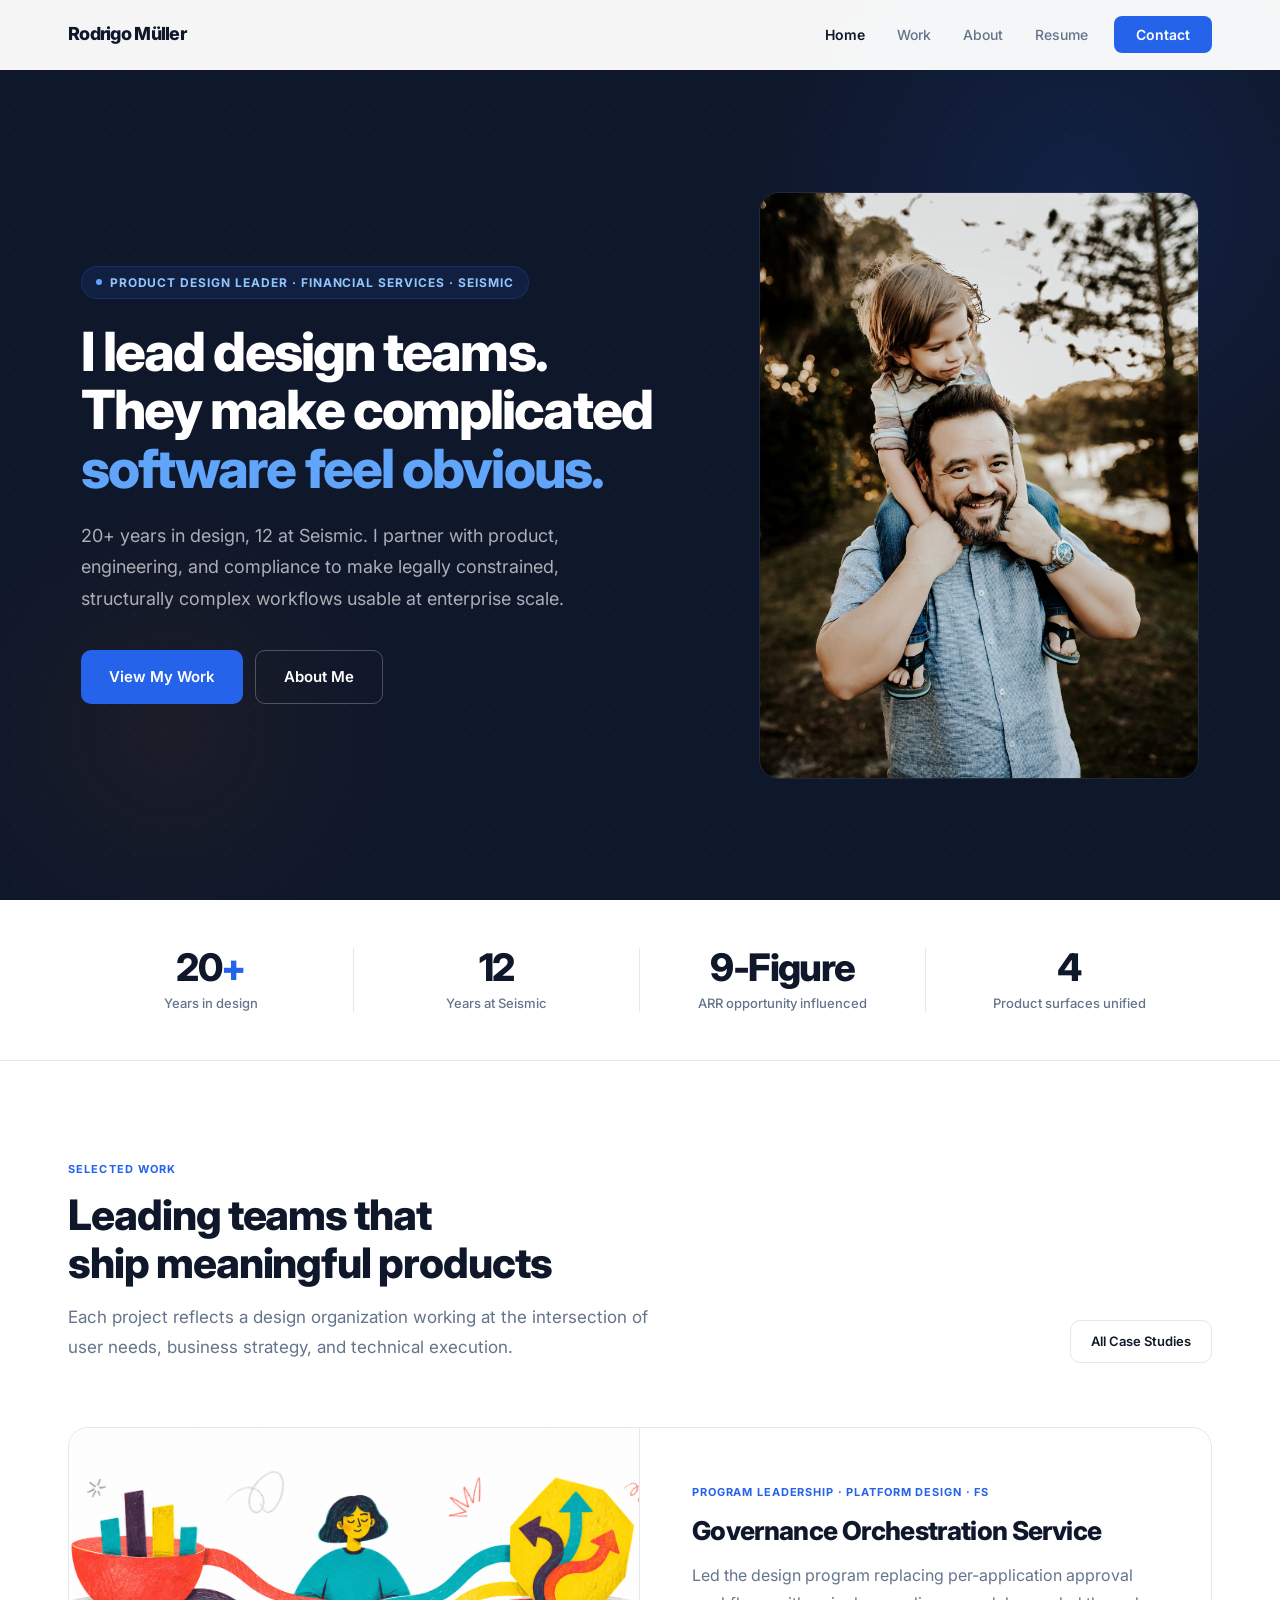
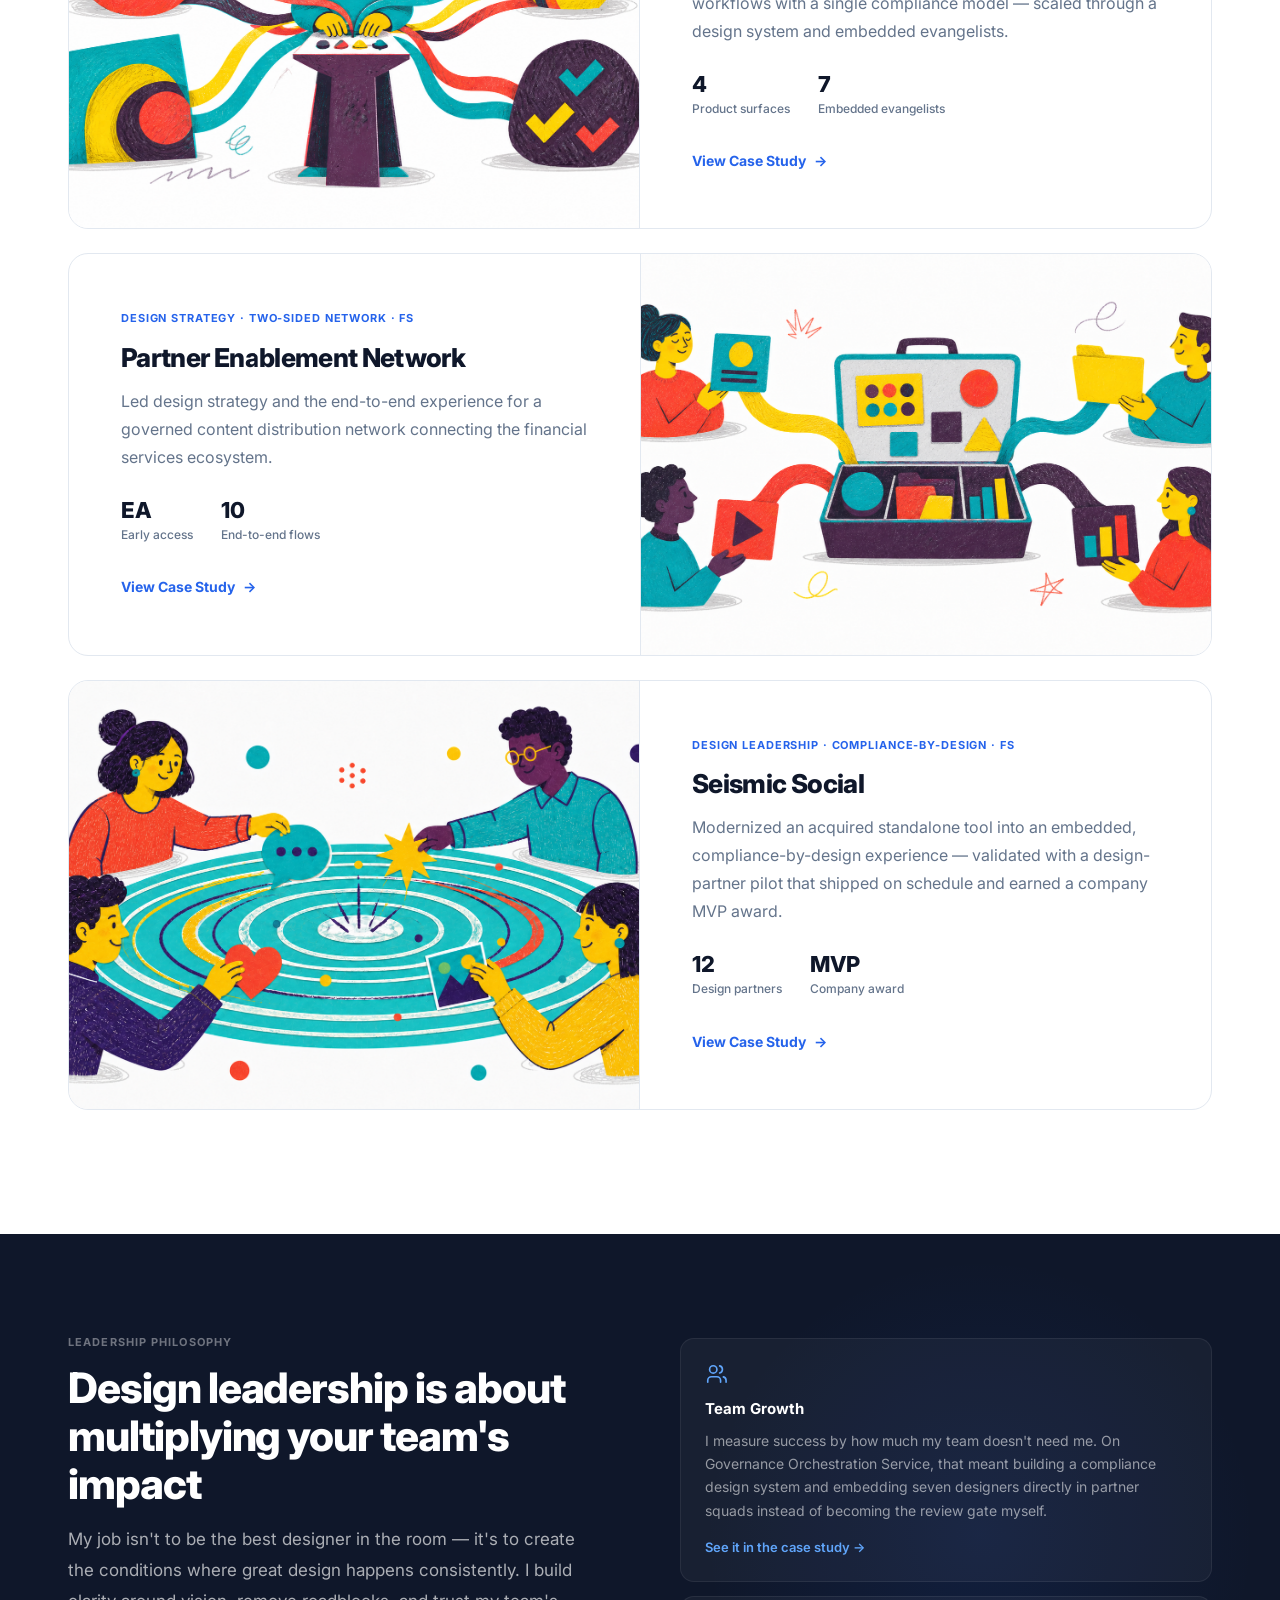
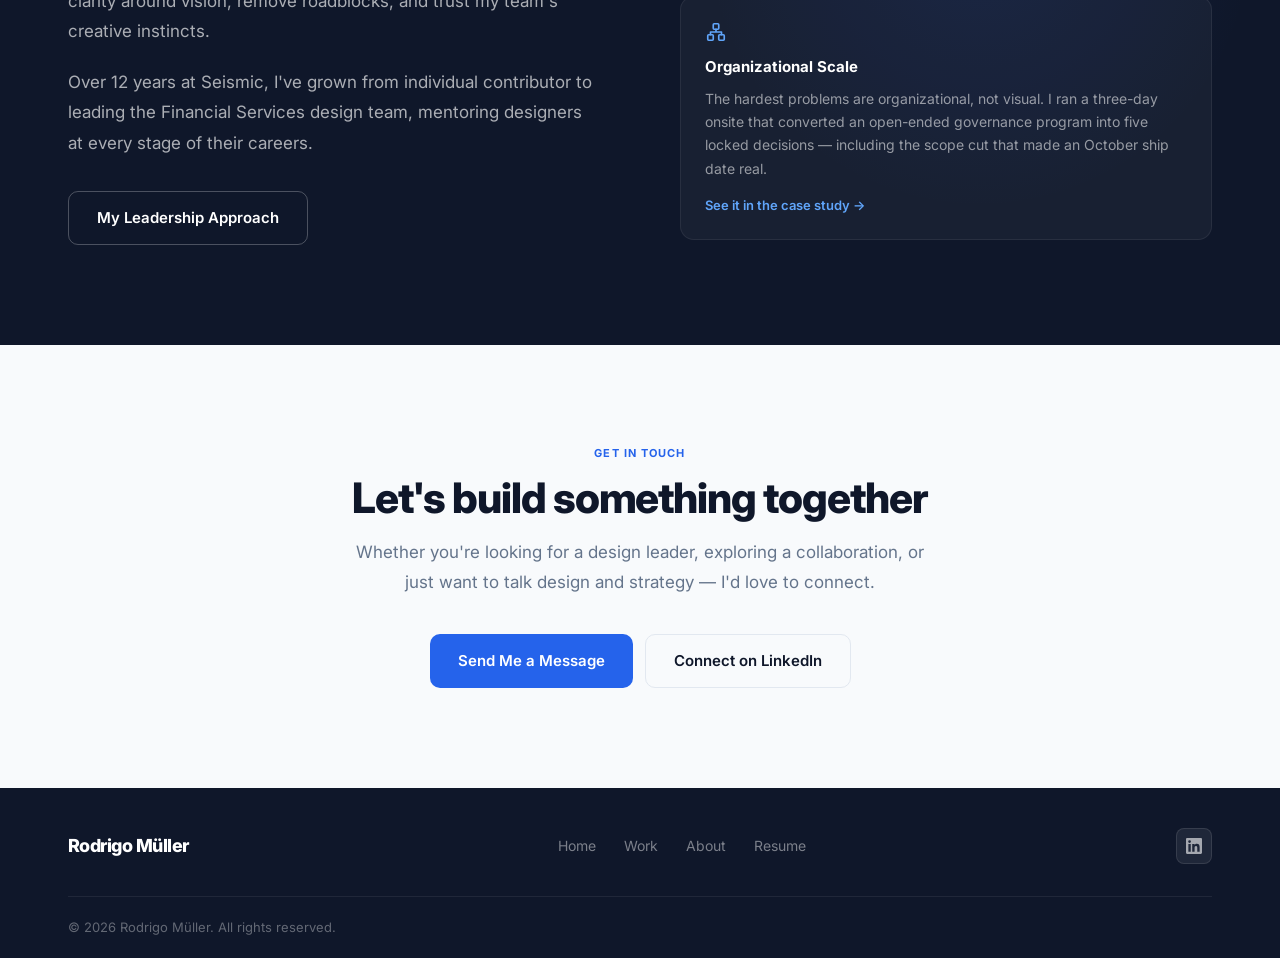
<file: index.html>
<!DOCTYPE html>
<html lang="en">
<head>
  <meta charset="UTF-8" />
  <meta name="viewport" content="width=device-width, initial-scale=1.0" />
  <title>Rodrigo Müller — Product Design Leader</title>
  <meta name="description" content="Product design leader in Financial Services at Seismic. 20+ years building design teams and enterprise-scale, regulated products." />
  <meta name="robots" content="noindex, nofollow" />
  <link rel="stylesheet" href="css/style.css" />
</head>
<body>

  <!-- ===================== NAVIGATION ===================== -->
  <nav class="nav" id="nav">
    <div class="container">
      <a href="index.html" class="nav-logo">Rodrigo Müller</a>
      <ul class="nav-links" id="navLinks">
        <li><a href="index.html" class="nav-link" data-page="index.html">Home</a></li>
        <li><a href="case-studies.html" class="nav-link" data-page="case-studies.html">Work</a></li>
        <li><a href="about.html" class="nav-link" data-page="about.html">About</a></li>
        <li><a href="resume.html" class="nav-link" data-page="resume.html">Resume</a></li>
        <li><a href="mailto:rocomu8@gmail.com" class="nav-cta">Contact</a></li>
      </ul>
      <button class="nav-mobile-toggle" id="navToggle" aria-label="Toggle menu" aria-expanded="false">
        <span></span><span></span><span></span>
      </button>
    </div>
  </nav>

  <!-- ===================== HERO ===================== -->
  <section class="hero">
    <div class="container">
      <div class="hero-content">
        <div class="hero-badge">
          <span class="hero-badge-dot"></span>
          Product Design Leader · Financial Services · Seismic
        </div>
        <h1 class="hero-headline">
          I lead design teams.<br>
          They make complicated<br>
          <em>software feel obvious.</em>
        </h1>
        <p class="hero-description">
          20+ years in design, 12 at Seismic. I partner with product, engineering, and
          compliance to make legally constrained, structurally complex workflows usable
          at enterprise scale.
        </p>
        <div class="hero-cta">
          <a href="case-studies.html" class="btn btn-primary">View My Work</a>
          <a href="about.html" class="btn btn-ghost">About Me</a>
        </div>
      </div>
      <div class="hero-image-wrap">
        <img src="assets/img/rodrigo-hero.jpg" alt="Rodrigo Müller" />
      </div>
    </div>
  </section>

  <!-- ===================== STATS BAR ===================== -->
  <div class="stats-bar fade-up">
    <div class="container stagger">
      <div class="stat-item">
        <div class="stat-number">20<span>+</span></div>
        <div class="stat-label">Years in design</div>
      </div>
      <div class="stat-item">
        <div class="stat-number">12</div>
        <div class="stat-label">Years at Seismic</div>
      </div>
      <div class="stat-item">
        <div class="stat-number">9-Figure</div>
        <div class="stat-label">ARR opportunity influenced</div>
      </div>
      <div class="stat-item">
        <div class="stat-number">4</div>
        <div class="stat-label">Product surfaces unified</div>
      </div>
    </div>
  </div>

  <!-- ===================== FEATURED WORK ===================== -->
  <section class="featured-work">
    <div class="container">
      <div class="section-header fade-up">
        <div class="section-header-left">
          <span class="section-label">Selected Work</span>
          <h2 class="section-title">Leading teams that<br>ship meaningful products</h2>
          <p class="section-subtitle">
            Each project reflects a design organization working at the intersection of user
            needs, business strategy, and technical execution.
          </p>
        </div>
        <a href="case-studies.html" class="btn btn-outline btn-sm">All Case Studies</a>
      </div>

      <!-- Case Study 1: Governance Orchestration Service -->
      <div class="case-card fade-up">
        <div class="case-card-image">
          <img src="assets/img/GOS-thumbnail.png" alt="Governance Orchestration Service" />
        </div>
        <div class="case-card-content">
          <span class="case-tag">Program Leadership · Platform Design · FS</span>
          <h3 class="case-card-title">Governance Orchestration Service</h3>
          <p class="case-card-desc">
            Led the design program replacing per-application approval workflows with a single
            compliance model — scaled through a design system and embedded evangelists.
          </p>
          <div class="case-card-metrics">
            <div>
              <div class="case-metric-value">4</div>
              <div class="case-metric-label">Product surfaces</div>
            </div>
            <div>
              <div class="case-metric-value">7</div>
              <div class="case-metric-label">Embedded evangelists</div>
            </div>
          </div>
          <a href="governance-orchestration-service.html" class="case-link">View Case Study</a>
        </div>
      </div>

      <!-- Case Study 2: Partner Enablement Network -->
      <div class="case-card reverse fade-up">
        <div class="case-card-image">
          <img src="assets/img/PEN-thumbnail.png" alt="Partner Enablement Network" />
        </div>
        <div class="case-card-content">
          <span class="case-tag">Design Strategy · Two-Sided Network · FS</span>
          <h3 class="case-card-title">Partner Enablement Network</h3>
          <p class="case-card-desc">
            Led design strategy and the end-to-end experience for a governed content
            distribution network connecting the financial services ecosystem.
          </p>
          <div class="case-card-metrics">
            <div>
              <div class="case-metric-value">EA</div>
              <div class="case-metric-label">Early access</div>
            </div>
            <div>
              <div class="case-metric-value">10</div>
              <div class="case-metric-label">End-to-end flows</div>
            </div>
          </div>
          <a href="partner-enablement-network.html" class="case-link">View Case Study</a>
        </div>
      </div>

      <!-- Case Study 3: Seismic Social -->
      <div class="case-card fade-up">
        <div class="case-card-image">
          <img src="assets/img/Social-Thumbnail.png" alt="Seismic Social" />
        </div>
        <div class="case-card-content">
          <span class="case-tag">Design Leadership · Compliance-by-Design · FS</span>
          <h3 class="case-card-title">Seismic Social</h3>
          <p class="case-card-desc">
            Modernized an acquired standalone tool into an embedded, compliance-by-design
            experience — validated with a design-partner pilot that shipped on schedule and
            earned a company MVP award.
          </p>
          <div class="case-card-metrics">
            <div>
              <div class="case-metric-value">12</div>
              <div class="case-metric-label">Design partners</div>
            </div>
            <div>
              <div class="case-metric-value">MVP</div>
              <div class="case-metric-label">Company award</div>
            </div>
          </div>
          <a href="seismic-social.html" class="case-link">View Case Study</a>
        </div>
      </div>
    </div>
  </section>

  <!-- ===================== LEADERSHIP TEASER ===================== -->
  <section class="leadership-teaser">
    <div class="container">
      <div class="leadership-teaser-content fade-up">
        <span class="section-label">Leadership Philosophy</span>
        <h2 class="section-title">Design leadership is about<br>multiplying your team's impact</h2>
        <p>
          My job isn't to be the best designer in the room — it's to create the conditions
          where great design happens consistently. I build clarity around vision, remove
          roadblocks, and trust my team's creative instincts.
        </p>
        <p>
          Over 12 years at Seismic, I've grown from individual contributor to leading
          the Financial Services design team, mentoring designers at every stage of their
          careers.
        </p>
        <a href="about.html" class="btn btn-ghost">My Leadership Approach</a>
      </div>
      <div class="pillars-grid stagger fade-up">
        <div class="pillar">
          <div class="pillar-icon"><svg viewBox="0 0 24 24" fill="none" stroke="currentColor" stroke-width="1.8" stroke-linecap="round" stroke-linejoin="round"><path d="M17 21v-2a4 4 0 0 0-4-4H7a4 4 0 0 0-4 4v2"/><circle cx="9" cy="7" r="4"/><path d="M23 21v-2a4 4 0 0 0-3-3.87"/><path d="M16 3.13a4 4 0 0 1 0 7.75"/></svg></div>
          <div class="pillar-title">Team Growth</div>
          <div class="pillar-desc">
            I measure success by how much my team doesn't need me. On Governance
            Orchestration Service, that meant building a compliance design system and
            embedding seven designers directly in partner squads instead of becoming
            the review gate myself.
          </div>
          <a href="governance-orchestration-service.html#scaling-the-team" class="pillar-link">See it in the case study →</a>
        </div>
        <div class="pillar">
          <div class="pillar-icon"><svg viewBox="0 0 24 24" fill="none" stroke="currentColor" stroke-width="1.8" stroke-linecap="round" stroke-linejoin="round"><rect x="9" y="3" width="6" height="6" rx="1"/><rect x="3" y="15" width="6" height="6" rx="1"/><rect x="15" y="15" width="6" height="6" rx="1"/><path d="M12 9v3M12 12H6v3M12 12h6v3"/></svg></div>
          <div class="pillar-title">Organizational Scale</div>
          <div class="pillar-desc">
            The hardest problems are organizational, not visual. I ran a three-day onsite
            that converted an open-ended governance program into five locked decisions —
            including the scope cut that made an October ship date real.
          </div>
          <a href="governance-orchestration-service.html#my-role-as-design-leader" class="pillar-link">See it in the case study →</a>
        </div>
      </div>
    </div>
  </section>

  <!-- ===================== CONTACT CTA ===================== -->
  <section class="contact-cta fade-up">
    <div class="container">
      <span class="section-label">Get In Touch</span>
      <h2 class="section-title">Let's build something together</h2>
      <p class="section-subtitle">
        Whether you're looking for a design leader, exploring a collaboration, or just want to talk
        design and strategy — I'd love to connect.
      </p>
      <div class="btn-group">
        <a href="mailto:rocomu8@gmail.com" class="btn btn-primary">Send Me a Message</a>
        <a href="https://www.linkedin.com/in/rodmuller/" target="_blank" rel="noopener" class="btn btn-outline">Connect on LinkedIn</a>
      </div>
    </div>
  </section>

  <!-- ===================== FOOTER ===================== -->
  <footer class="footer">
    <div class="container">
      <div class="footer-top">
        <div class="footer-logo">Rodrigo Müller</div>
        <nav class="footer-nav">
          <a href="index.html" class="footer-nav-link">Home</a>
          <a href="case-studies.html" class="footer-nav-link">Work</a>
          <a href="about.html" class="footer-nav-link">About</a>
          <a href="resume.html" class="footer-nav-link">Resume</a>
        </nav>
        <div class="footer-social">
          <a href="https://www.linkedin.com/in/rodmuller/" class="social-btn" target="_blank" rel="noopener" aria-label="LinkedIn">
            <svg width="16" height="16" viewBox="0 0 24 24" fill="currentColor"><path d="M20.447 20.452h-3.554v-5.569c0-1.328-.027-3.037-1.852-3.037-1.853 0-2.136 1.445-2.136 2.939v5.667H9.351V9h3.414v1.561h.046c.477-.9 1.637-1.85 3.37-1.85 3.601 0 4.267 2.37 4.267 5.455v6.286zM5.337 7.433a2.062 2.062 0 01-2.063-2.065 2.064 2.064 0 112.063 2.065zm1.782 13.019H3.555V9h3.564v11.452zM22.225 0H1.771C.792 0 0 .774 0 1.729v20.542C0 23.227.792 24 1.771 24h20.451C23.2 24 24 23.227 24 22.271V1.729C24 .774 23.2 0 22.222 0h.003z"/></svg>
          </a>
        </div>
      </div>
      <div class="footer-bottom">
        <p class="footer-copy">© <span id="year"></span> Rodrigo Müller. All rights reserved.</p>
      </div>
    </div>
  </footer>

  <script src="js/main.js?v=5"></script>
</body>
</html>
</file>
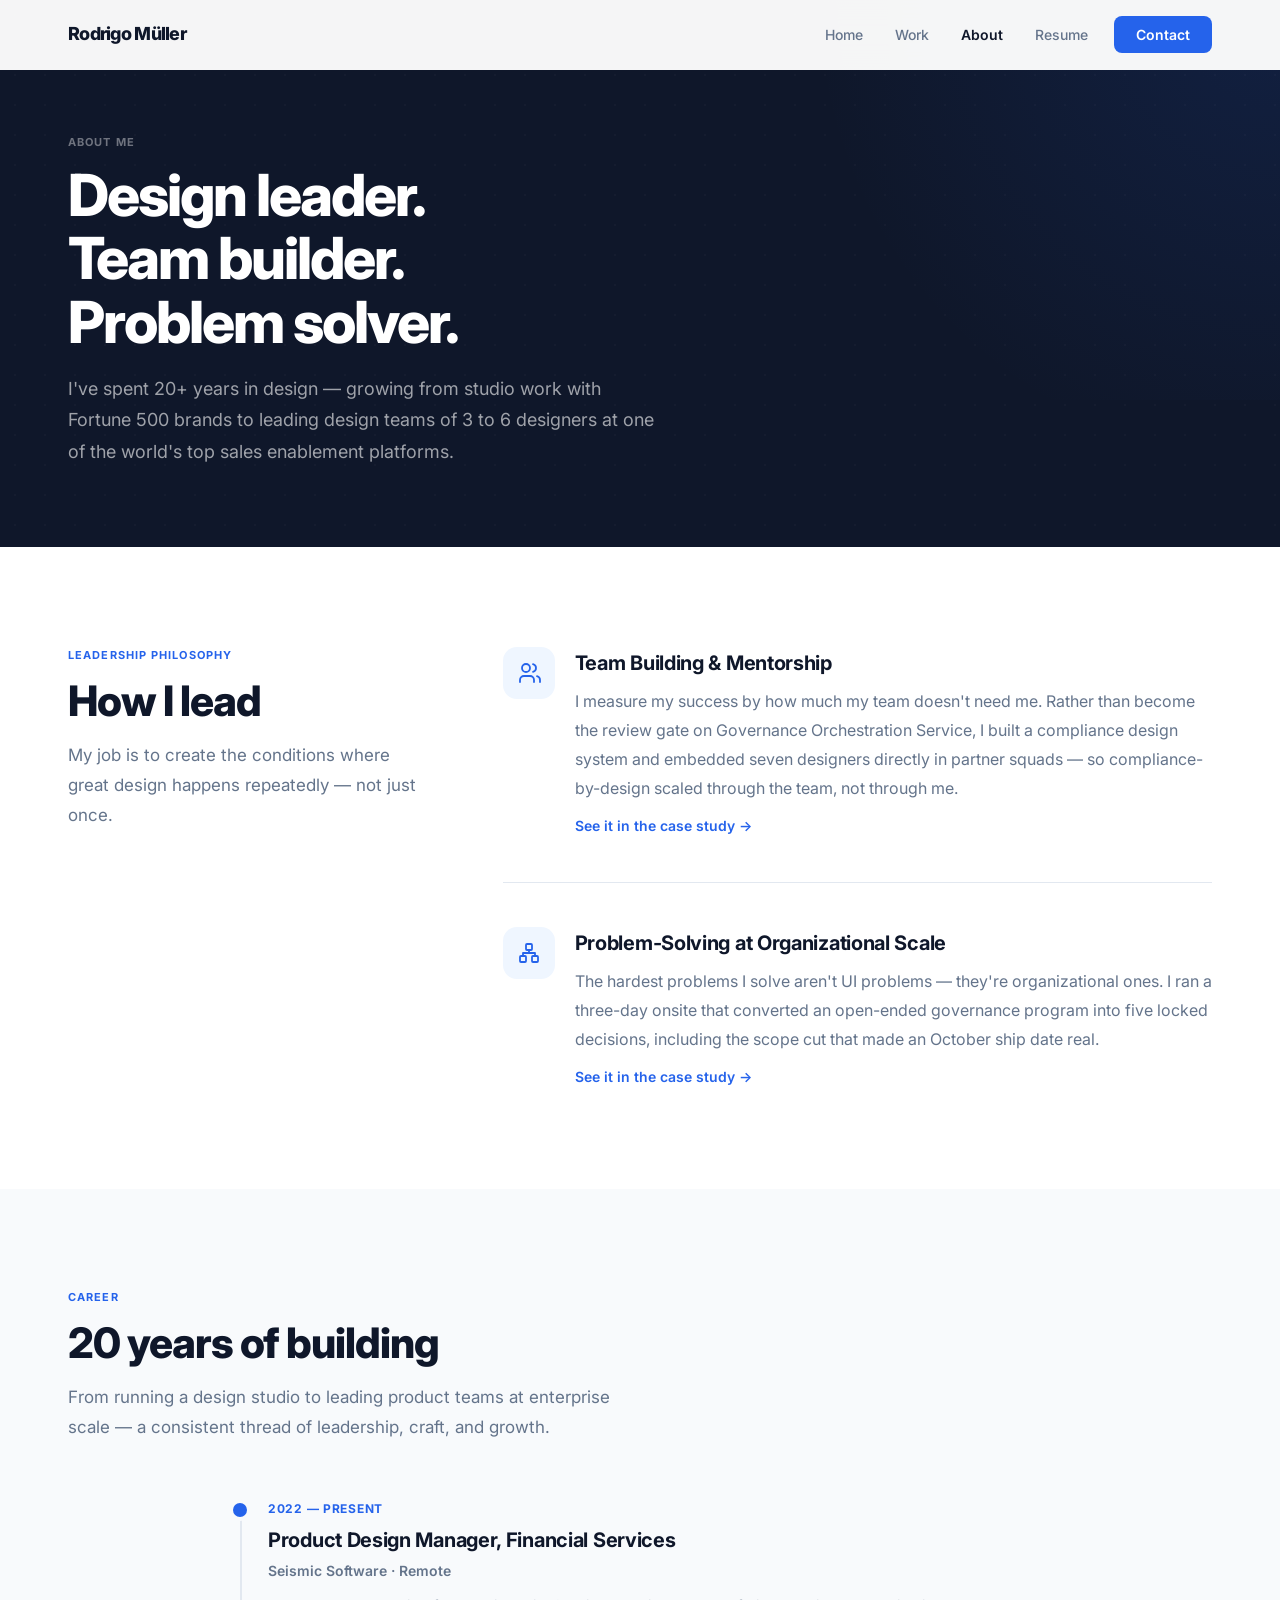
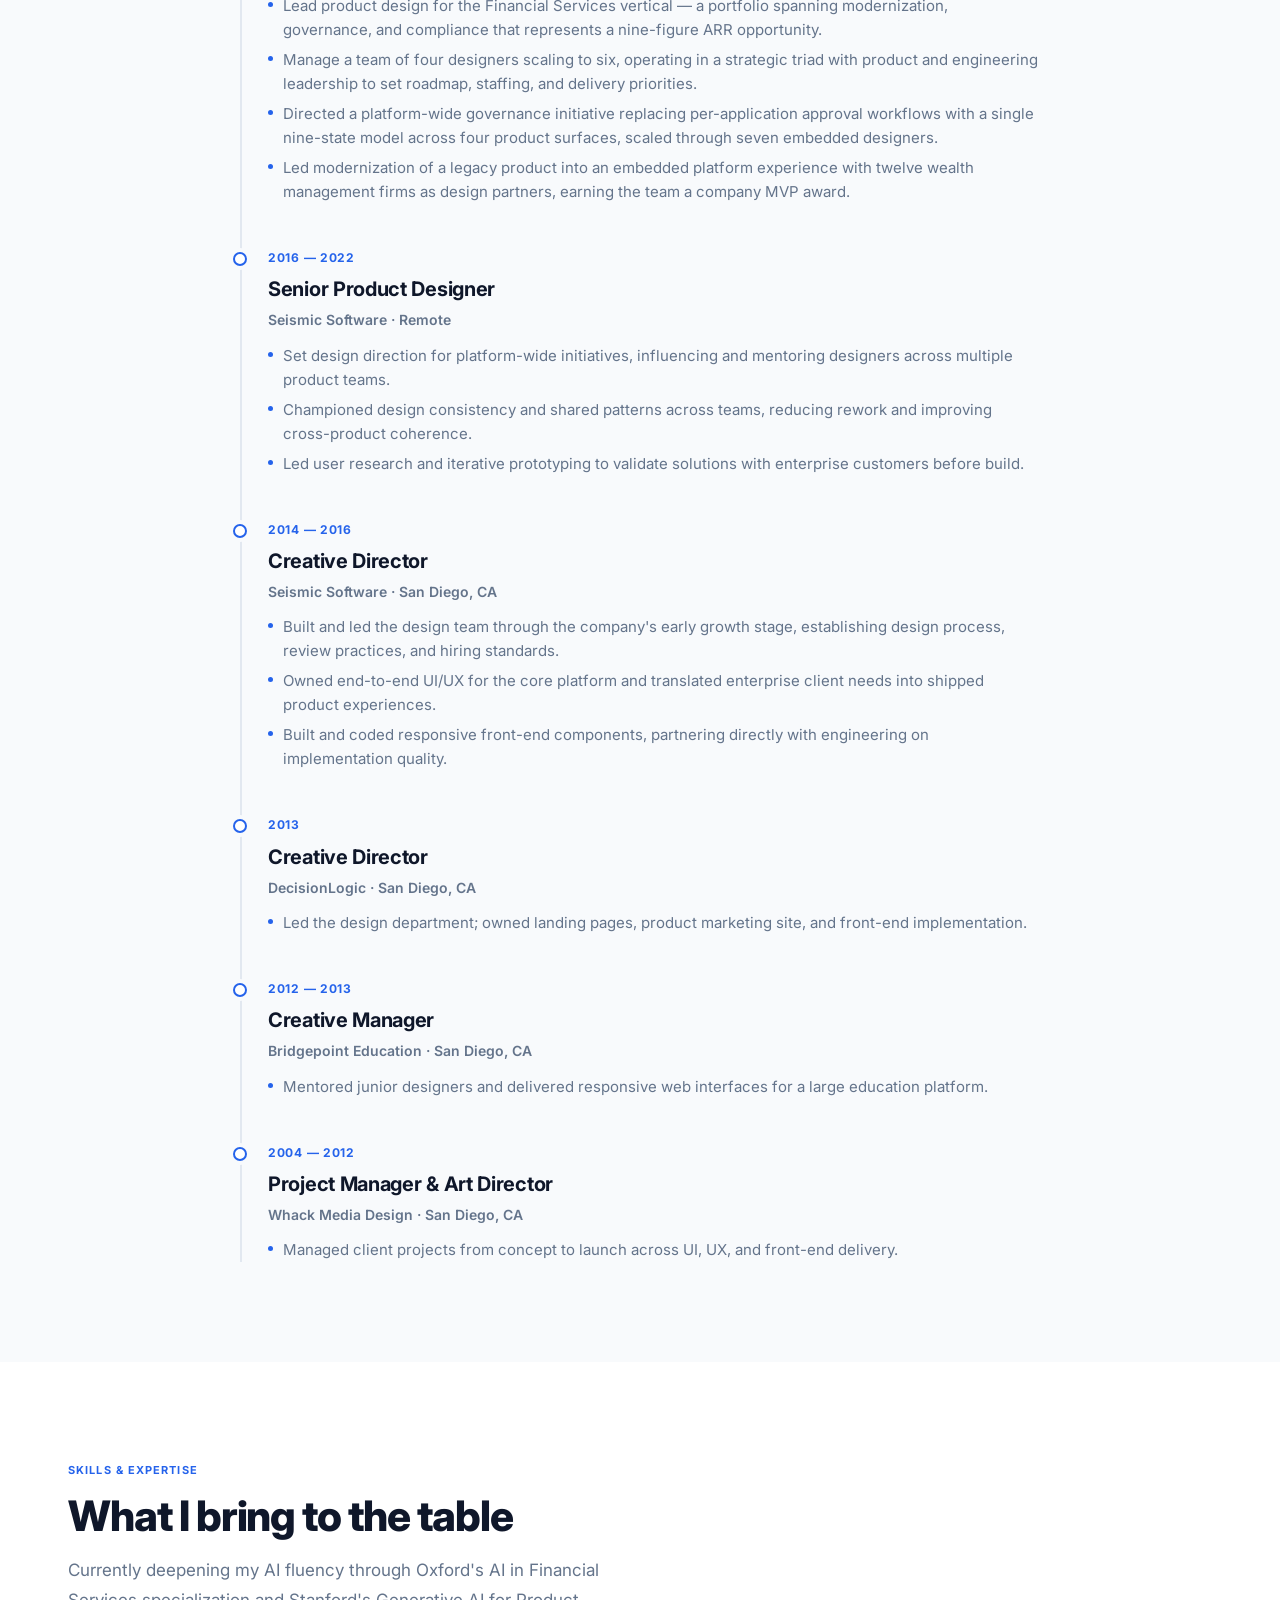
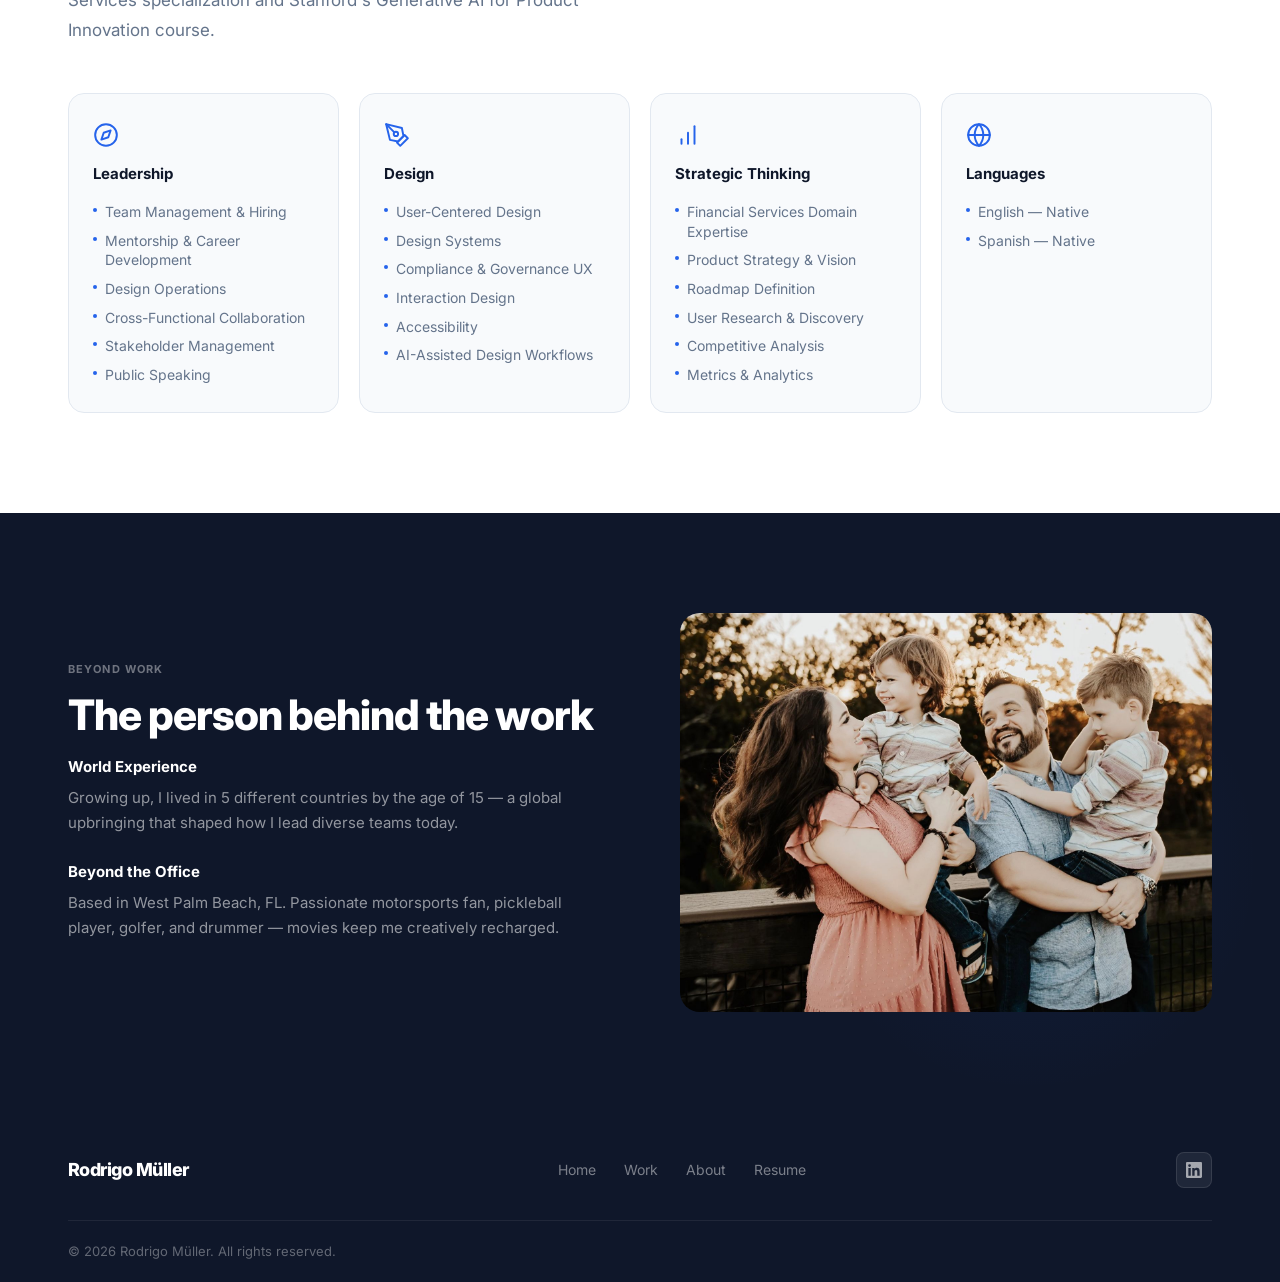
<file: about.html>
<!DOCTYPE html>
<html lang="en">
<head>
  <meta charset="UTF-8" />
  <meta name="viewport" content="width=device-width, initial-scale=1.0" />
  <title>About — Rodrigo Müller</title>
  <meta name="description" content="Product design leader with 20+ years building design teams and enterprise products. Currently leads Financial Services design at Seismic." />
  <meta name="robots" content="noindex, nofollow" />
  <link rel="stylesheet" href="css/style.css" />
</head>
<body>

  <!-- ===================== NAVIGATION ===================== -->
  <nav class="nav" id="nav">
    <div class="container">
      <a href="index.html" class="nav-logo">Rodrigo Müller</a>
      <ul class="nav-links" id="navLinks">
        <li><a href="index.html" class="nav-link" data-page="index.html">Home</a></li>
        <li><a href="case-studies.html" class="nav-link" data-page="case-studies.html">Work</a></li>
        <li><a href="about.html" class="nav-link" data-page="about.html">About</a></li>
        <li><a href="resume.html" class="nav-link" data-page="resume.html">Resume</a></li>
        <li><a href="mailto:rocomu8@gmail.com" class="nav-cta">Contact</a></li>
      </ul>
      <button class="nav-mobile-toggle" id="navToggle" aria-label="Toggle menu" aria-expanded="false">
        <span></span><span></span><span></span>
      </button>
    </div>
  </nav>

  <!-- ===================== PAGE HERO ===================== -->
  <section class="page-hero">
    <div class="container">
      <span class="section-label">About Me</span>
      <h1 class="page-hero-title">Design leader.<br>Team builder.<br>Problem solver.</h1>
      <p class="page-hero-subtitle">
        I've spent 20+ years in design — growing from studio work with Fortune 500 brands
        to leading design teams of 3 to 6 designers at one of the world's top sales
        enablement platforms.
      </p>
    </div>
  </section>

  <!-- ===================== LEADERSHIP ===================== -->
  <section class="leadership-section">
    <div class="container">
      <div class="leadership-grid">
        <div class="leadership-intro fade-up">
          <span class="section-label">Leadership Philosophy</span>
          <h2 class="section-title">How I lead</h2>
          <p class="section-subtitle">
            My job is to create the conditions where great design happens repeatedly —
            not just once.
          </p>
        </div>
        <div class="leadership-items stagger">
          <div class="leadership-item">
            <div class="leadership-icon"><svg viewBox="0 0 24 24" fill="none" stroke="currentColor" stroke-width="1.8" stroke-linecap="round" stroke-linejoin="round"><path d="M17 21v-2a4 4 0 0 0-4-4H7a4 4 0 0 0-4 4v2"/><circle cx="9" cy="7" r="4"/><path d="M23 21v-2a4 4 0 0 0-3-3.87"/><path d="M16 3.13a4 4 0 0 1 0 7.75"/></svg></div>
            <div>
              <h3 class="leadership-item-title">Team Building & Mentorship</h3>
              <p class="leadership-item-desc">
                I measure my success by how much my team doesn't need me. Rather than become
                the review gate on Governance Orchestration Service, I built a compliance
                design system and embedded seven designers directly in partner squads — so
                compliance-by-design scaled through the team, not through me.
              </p>
              <a href="governance-orchestration-service.html#scaling-the-team" class="leadership-item-link">See it in the case study →</a>
            </div>
          </div>
          <div class="leadership-item">
            <div class="leadership-icon"><svg viewBox="0 0 24 24" fill="none" stroke="currentColor" stroke-width="1.8" stroke-linecap="round" stroke-linejoin="round"><rect x="9" y="3" width="6" height="6" rx="1"/><rect x="3" y="15" width="6" height="6" rx="1"/><rect x="15" y="15" width="6" height="6" rx="1"/><path d="M12 9v3M12 12H6v3M12 12h6v3"/></svg></div>
            <div>
              <h3 class="leadership-item-title">Problem-Solving at Organizational Scale</h3>
              <p class="leadership-item-desc">
                The hardest problems I solve aren't UI problems — they're organizational
                ones. I ran a three-day onsite that converted an open-ended governance
                program into five locked decisions, including the scope cut that made an
                October ship date real.
              </p>
              <a href="governance-orchestration-service.html#my-role-as-design-leader" class="leadership-item-link">See it in the case study →</a>
            </div>
          </div>
        </div>
      </div>
    </div>
  </section>

  <!-- ===================== CAREER TIMELINE ===================== -->
  <section class="career-section">
    <div class="container">
      <div class="fade-up" style="margin-bottom: 56px; max-width: 640px;">
        <span class="section-label">Career</span>
        <h2 class="section-title">20 years of building</h2>
        <p class="section-subtitle">
          From running a design studio to leading product teams at enterprise scale —
          a consistent thread of leadership, craft, and growth.
        </p>
      </div>
      <div class="timeline stagger">
        <div class="timeline-item">
          <div class="timeline-dot current"></div>
          <div class="timeline-date">2022 — Present</div>
          <div class="timeline-role">Product Design Manager, Financial Services</div>
          <div class="timeline-company">Seismic Software · Remote</div>
          <div class="timeline-bullets">
            <div class="timeline-bullet">Lead product design for the Financial Services vertical — a portfolio spanning modernization, governance, and compliance that represents a nine-figure ARR opportunity.</div>
            <div class="timeline-bullet">Manage a team of four designers scaling to six, operating in a strategic triad with product and engineering leadership to set roadmap, staffing, and delivery priorities.</div>
            <div class="timeline-bullet">Directed a platform-wide governance initiative replacing per-application approval workflows with a single nine-state model across four product surfaces, scaled through seven embedded designers.</div>
            <div class="timeline-bullet">Led modernization of a legacy product into an embedded platform experience with twelve wealth management firms as design partners, earning the team a company MVP award.</div>
          </div>
        </div>
        <div class="timeline-item">
          <div class="timeline-dot"></div>
          <div class="timeline-date">2016 — 2022</div>
          <div class="timeline-role">Senior Product Designer</div>
          <div class="timeline-company">Seismic Software · Remote</div>
          <div class="timeline-bullets">
            <div class="timeline-bullet">Set design direction for platform-wide initiatives, influencing and mentoring designers across multiple product teams.</div>
            <div class="timeline-bullet">Championed design consistency and shared patterns across teams, reducing rework and improving cross-product coherence.</div>
            <div class="timeline-bullet">Led user research and iterative prototyping to validate solutions with enterprise customers before build.</div>
          </div>
        </div>
        <div class="timeline-item">
          <div class="timeline-dot"></div>
          <div class="timeline-date">2014 — 2016</div>
          <div class="timeline-role">Creative Director</div>
          <div class="timeline-company">Seismic Software · San Diego, CA</div>
          <div class="timeline-bullets">
            <div class="timeline-bullet">Built and led the design team through the company's early growth stage, establishing design process, review practices, and hiring standards.</div>
            <div class="timeline-bullet">Owned end-to-end UI/UX for the core platform and translated enterprise client needs into shipped product experiences.</div>
            <div class="timeline-bullet">Built and coded responsive front-end components, partnering directly with engineering on implementation quality.</div>
          </div>
        </div>
        <div class="timeline-item">
          <div class="timeline-dot"></div>
          <div class="timeline-date">2013</div>
          <div class="timeline-role">Creative Director</div>
          <div class="timeline-company">DecisionLogic · San Diego, CA</div>
          <div class="timeline-bullets">
            <div class="timeline-bullet">Led the design department; owned landing pages, product marketing site, and front-end implementation.</div>
          </div>
        </div>
        <div class="timeline-item">
          <div class="timeline-dot"></div>
          <div class="timeline-date">2012 — 2013</div>
          <div class="timeline-role">Creative Manager</div>
          <div class="timeline-company">Bridgepoint Education · San Diego, CA</div>
          <div class="timeline-bullets">
            <div class="timeline-bullet">Mentored junior designers and delivered responsive web interfaces for a large education platform.</div>
          </div>
        </div>
        <div class="timeline-item">
          <div class="timeline-dot"></div>
          <div class="timeline-date">2004 — 2012</div>
          <div class="timeline-role">Project Manager & Art Director</div>
          <div class="timeline-company">Whack Media Design · San Diego, CA</div>
          <div class="timeline-bullets">
            <div class="timeline-bullet">Managed client projects from concept to launch across UI, UX, and front-end delivery.</div>
          </div>
        </div>
      </div>
    </div>
  </section>

  <!-- ===================== SKILLS ===================== -->
  <section class="skills-section">
    <div class="container">
      <div class="fade-up" style="margin-bottom: 0;">
        <span class="section-label">Skills & Expertise</span>
        <h2 class="section-title">What I bring to the table</h2>
        <p class="section-subtitle" style="margin-top: 12px;">
          Currently deepening my AI fluency through Oxford's AI in Financial Services
          specialization and Stanford's Generative AI for Product Innovation course.
        </p>
      </div>
      <div class="skills-grid stagger">
        <div class="skill-card">
          <div class="skill-card-icon"><svg viewBox="0 0 24 24" fill="none" stroke="currentColor" stroke-width="1.8" stroke-linecap="round" stroke-linejoin="round"><circle cx="12" cy="12" r="10"/><polygon points="16.24 7.76 14.12 14.12 7.76 16.24 9.88 9.88 16.24 7.76"/></svg></div>
          <div class="skill-card-title">Leadership</div>
          <ul class="skill-list">
            <li>Team Management & Hiring</li>
            <li>Mentorship & Career Development</li>
            <li>Design Operations</li>
            <li>Cross-Functional Collaboration</li>
            <li>Stakeholder Management</li>
            <li>Public Speaking</li>
          </ul>
        </div>
        <div class="skill-card">
          <div class="skill-card-icon"><svg viewBox="0 0 24 24" fill="none" stroke="currentColor" stroke-width="1.8" stroke-linecap="round" stroke-linejoin="round"><path d="M12 19l7-7 3 3-7 7-3-3z"/><path d="M18 13l-1.5-7.5L2 2l3.5 14.5L13 18l5-5z"/><path d="M2 2l7.586 7.586"/><circle cx="11" cy="11" r="2"/></svg></div>
          <div class="skill-card-title">Design</div>
          <ul class="skill-list">
            <li>User-Centered Design</li>
            <li>Design Systems</li>
            <li>Compliance & Governance UX</li>
            <li>Interaction Design</li>
            <li>Accessibility</li>
            <li>AI-Assisted Design Workflows</li>
          </ul>
        </div>
        <div class="skill-card">
          <div class="skill-card-icon"><svg viewBox="0 0 24 24" fill="none" stroke="currentColor" stroke-width="1.8" stroke-linecap="round" stroke-linejoin="round"><line x1="12" y1="20" x2="12" y2="10"/><line x1="18" y1="20" x2="18" y2="4"/><line x1="6" y1="20" x2="6" y2="16"/></svg></div>
          <div class="skill-card-title">Strategic Thinking</div>
          <ul class="skill-list">
            <li>Financial Services Domain Expertise</li>
            <li>Product Strategy & Vision</li>
            <li>Roadmap Definition</li>
            <li>User Research & Discovery</li>
            <li>Competitive Analysis</li>
            <li>Metrics & Analytics</li>
          </ul>
        </div>
        <div class="skill-card">
          <div class="skill-card-icon"><svg viewBox="0 0 24 24" fill="none" stroke="currentColor" stroke-width="1.8" stroke-linecap="round" stroke-linejoin="round"><circle cx="12" cy="12" r="10"/><line x1="2" y1="12" x2="22" y2="12"/><path d="M12 2a15.3 15.3 0 0 1 4 10 15.3 15.3 0 0 1-4 10 15.3 15.3 0 0 1-4-10 15.3 15.3 0 0 1 4-10z"/></svg></div>
          <div class="skill-card-title">Languages</div>
          <ul class="skill-list">
            <li>English — Native</li>
            <li>Spanish — Native</li>
          </ul>
        </div>
      </div>
    </div>
  </section>

  <!-- ===================== PERSONAL ===================== -->
  <section class="personal-section">
    <div class="container">
      <div class="personal-grid">
        <div class="personal-content fade-up">
          <span class="section-label">Beyond Work</span>
          <h2 class="section-title" style="color: #fff;">The person behind the work</h2>
          <div class="personal-item">
            <div class="personal-item-title">World Experience</div>
            <div class="personal-item-desc">
              Growing up, I lived in 5 different countries by the age of 15 — a global
              upbringing that shaped how I lead diverse teams today.
            </div>
          </div>
          <div class="personal-item">
            <div class="personal-item-title">Beyond the Office</div>
            <div class="personal-item-desc">
              Based in West Palm Beach, FL. Passionate motorsports fan, pickleball player,
              golfer, and drummer — movies keep me creatively recharged.
            </div>
          </div>
        </div>
        <div class="personal-image fade-up">
          <img src="assets/img/family.jpg" alt="Rodrigo with his family" />
        </div>
      </div>
    </div>
  </section>

  <!-- ===================== FOOTER ===================== -->
  <footer class="footer">
    <div class="container">
      <div class="footer-top">
        <div class="footer-logo">Rodrigo Müller</div>
        <nav class="footer-nav">
          <a href="index.html" class="footer-nav-link">Home</a>
          <a href="case-studies.html" class="footer-nav-link">Work</a>
          <a href="about.html" class="footer-nav-link">About</a>
          <a href="resume.html" class="footer-nav-link">Resume</a>
        </nav>
        <div class="footer-social">
          <a href="https://www.linkedin.com/in/rodmuller/" class="social-btn" target="_blank" rel="noopener" aria-label="LinkedIn">
            <svg width="16" height="16" viewBox="0 0 24 24" fill="currentColor"><path d="M20.447 20.452h-3.554v-5.569c0-1.328-.027-3.037-1.852-3.037-1.853 0-2.136 1.445-2.136 2.939v5.667H9.351V9h3.414v1.561h.046c.477-.9 1.637-1.85 3.37-1.85 3.601 0 4.267 2.37 4.267 5.455v6.286zM5.337 7.433a2.062 2.062 0 01-2.063-2.065 2.064 2.064 0 112.063 2.065zm1.782 13.019H3.555V9h3.564v11.452zM22.225 0H1.771C.792 0 0 .774 0 1.729v20.542C0 23.227.792 24 1.771 24h20.451C23.2 24 24 23.227 24 22.271V1.729C24 .774 23.2 0 22.222 0h.003z"/></svg>
          </a>
        </div>
      </div>
      <div class="footer-bottom">
        <p class="footer-copy">© <span id="year"></span> Rodrigo Müller. All rights reserved.</p>
      </div>
    </div>
  </footer>

  <script src="js/main.js?v=5"></script>
</body>
</html>
</file>
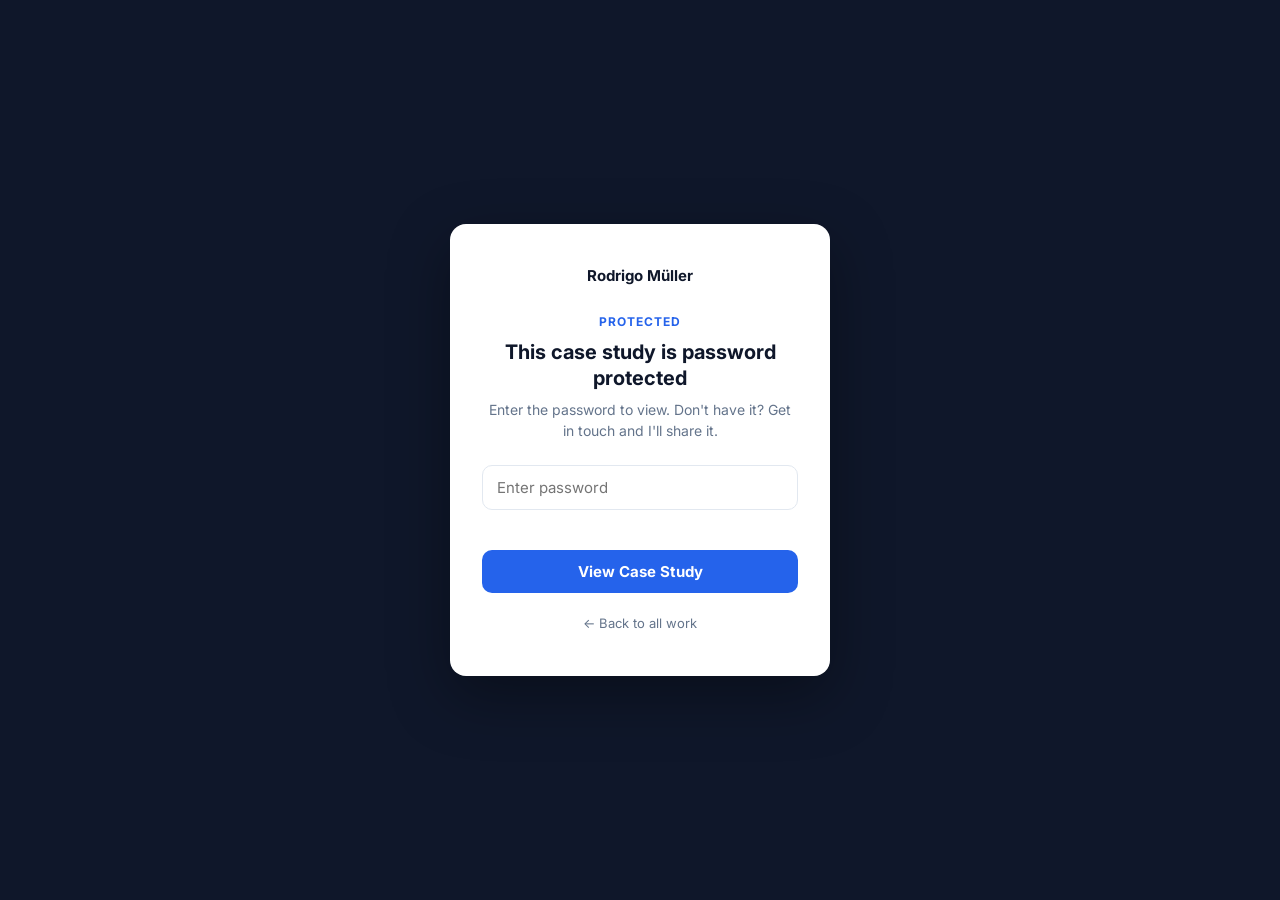
<file: bulk-email.html>
<!DOCTYPE html>
<html lang="en" class="locked">
<head>
  <meta charset="UTF-8" />
  <script>if (localStorage.getItem('case-study-access') === '1') { document.documentElement.classList.remove('locked'); }</script>
  <meta name="viewport" content="width=device-width, initial-scale=1.0" />
  <title>Bulk Email — Rodrigo Müller</title>
  <meta name="description" content="Designing Seismic Bulk Email — one compliant communication experience spanning one-time sends, recurring campaigns, event-triggered messages, mobile, and bulk welcome email." />
  <meta name="robots" content="noindex, nofollow" />
  <link rel="stylesheet" href="css/style.css" />
</head>
<body>

  <!-- ===================== PASSWORD GATE ===================== -->
  <div class="pass-gate">
    <div class="pass-gate-box">
      <div class="pass-gate-logo">Rodrigo Müller</div>
      <div class="pass-gate-label">Protected</div>
      <h1 class="pass-gate-title">This case study is password protected</h1>
      <p class="pass-gate-sub">Enter the password to view. Don't have it? Get in touch and I'll share it.</p>
      <form class="pass-gate-form" id="passGateForm" autocomplete="off">
        <input type="password" class="pass-gate-input" id="passGateInput" placeholder="Enter password" autocomplete="off" />
        <div class="pass-gate-error" id="passGateError"></div>
        <button type="submit" class="pass-gate-btn">View Case Study</button>
      </form>
      <a href="case-studies.html" class="pass-gate-back">← Back to all work</a>
    </div>
  </div>

  <div class="scroll-progress" id="scrollProgress"></div>

  <!-- ===================== NAVIGATION ===================== -->
  <nav class="nav" id="nav">
    <div class="container">
      <a href="index.html" class="nav-logo">Rodrigo Müller</a>
      <ul class="nav-links" id="navLinks">
        <li><a href="index.html" class="nav-link" data-page="index.html">Home</a></li>
        <li><a href="case-studies.html" class="nav-link" data-page="case-studies.html">Work</a></li>
        <li><a href="about.html" class="nav-link" data-page="about.html">About</a></li>
        <li><a href="resume.html" class="nav-link" data-page="resume.html">Resume</a></li>
        <li><a href="mailto:rocomu8@gmail.com" class="nav-cta">Contact</a></li>
      </ul>
      <button class="nav-mobile-toggle" id="navToggle" aria-label="Toggle menu" aria-expanded="false">
        <span></span><span></span><span></span>
      </button>
    </div>
  </nav>

  <!-- ===================== CASE HERO ===================== -->
  <header class="case-hero case-hero--bulk-email">
    <div class="container case-hero-inner">
      <div class="case-breadcrumb">
        <a href="case-studies.html">Work</a>
        <span>›</span>
        <span>Bulk Email</span>
      </div>
      <span class="section-label" style="color: rgba(255,255,255,0.4);">Design Leadership · Compliance-by-Design · Financial Services</span>
      <h1 class="case-hero-title">Personal at scale,<br>compliant by default</h1>
      <p class="case-hero-brief">
        Email Blast let a seller send one message to a list, and stopped there. It never had to
        answer what happens when that message is personalized, the recipient list changes
        overnight, or a regulator asks for the record five years later. I'm leading the design of
        Bulk Email, Seismic's replacement for it — one experience that has to work for a seller
        sending a single message before lunch, a marketer running a recurring campaign, and a
        compliance reviewer approving both, without turning into five different products wearing
        the same name.
      </p>
      <div class="case-meta-bar">
        <div class="case-meta-item">
          <div class="case-meta-label">My Role</div>
          <div class="case-meta-value">Design Lead<br>Directing 1 designer, end-to-end experience</div>
        </div>
        <div class="case-meta-item">
          <div class="case-meta-label">Partnership</div>
          <div class="case-meta-value">Product Management · Engineering<br>Compliance · Governance Platform Team</div>
        </div>
        <div class="case-meta-item">
          <div class="case-meta-label">Scope</div>
          <div class="case-meta-value">One-Time → Recurring → Event-Triggered → Mobile</div>
        </div>
        <div class="case-meta-item">
          <div class="case-meta-label">Status</div>
          <div class="case-meta-value">In design across the Fall–Spring roadmap</div>
        </div>
      </div>
    </div>
  </header>

  <!-- ===================== CASE BODY ===================== -->
  <article class="case-body">
    <div class="container">

      <!-- Scope -->
      <div class="case-section fade-up">
        <div class="case-section-label">Product Scope</div>
        <h2 class="case-section-title">One send experience, five very different jobs</h2>
        <div class="impact-grid stagger">
          <div class="impact-card">
            <div class="impact-number">5</div>
            <div class="impact-label">Distinct workflows unified under one compliance model — one-time, recurring, event-triggered, mobile, and bulk welcome email</div>
          </div>
          <div class="impact-card">
            <div class="impact-number">7</div>
            <div class="impact-label">User roles the experience serves, from sellers and marketers to compliance reviewers and supervisors</div>
          </div>
          <div class="impact-card">
            <div class="impact-number">10</div>
            <div class="impact-label">Canonical delivery states, from Draft to Delivered, shared across every workflow</div>
          </div>
        </div>
      </div>

      <div class="divider"></div>

      <!-- The Challenge -->
      <div class="case-section fade-up">
        <div class="case-section-label">The Challenge</div>
        <h2 class="case-section-title">A blast tool being asked to become a compliance system</h2>
        <p>
          Email Blast did one thing: send a message to a list. It was never built to know whether
          the message had been personalized beyond what was approved, whether the recipient list
          was still accurate by the time it went out, or what a firm would show a regulator if
          asked to prove what was sent and why. Financial services customers were increasingly
          using it anyway, because it was the tool they had — which meant every gap in it became a
          compliance exposure someone eventually had to explain.
        </p>
        <p>
          The harder problem was that "bulk email" was never really one workflow. A seller sending
          a single personalized message before a meeting, a marketer running a campaign that
          re-syncs its recipient list every week, a birthday email triggered automatically by a
          CRM event nobody is watching in the moment, and a rep sending from an iPad between
          meetings are four completely different operating conditions. Design them as four
          unrelated features and the product fragments — different compliance behavior, different
          recipient handling, different vocabulary for the same underlying status. Design them as
          one workflow and you lose the speed each context actually needs.
        </p>
        <p>
          And underneath all of it sat the constraint that made this a design problem rather than
          a build problem: personalization is the entire point of the product, and personalization
          is exactly what triggers compliance review. A tool that makes editing easy and a tool
          that keeps every edit governed are, by default, in tension with each other.
        </p>
      </div>

      <!-- My Role -->
      <div class="case-section fade-up">
        <div class="case-section-label">My Role</div>
        <h2 class="case-section-title">Designing on top of governance, not around it</h2>
        <p>
          Bulk Email is explicitly an anchor experience for Seismic's governance service and
          Compliance Workflow 2.0 — one of the first products meant to build directly on that
          platform rather than invent its own approval logic. That set the terms of the role. My
          job was not to design a review workflow from scratch; it was to answer, for email
          specifically, the questions the platform leaves to each product: what counts as a
          content object, what edit is significant enough to require re-review, what a draft means
          before it's ever sent, and what "done" looks like for a message that might get resent to
          a refreshed list next month.
        </p>
        <p>
          The recurring decision throughout was how much of "bulk email" should be one system and
          how much should flex per workflow. I pushed hard for a single status model — the same
          ten states whether the message is a one-time blast or the fortieth run of a recurring
          campaign — because a support team, a compliance reviewer, and a supervisor should not
          have to learn a different vocabulary for every entry point into the same product.
          Where I did not push for uniformity was configuration: what a seller is allowed to edit
          on a recurring campaign is an administrator decision made per campaign, not a global
          setting, because no two firms run outreach the same way.
        </p>
        <p>
          Mobile forced the sharpest trade-off. A seller sending from a tablet between meetings
          needs nearly everything a desktop sender needs — template selection, personalization,
          recipient validation, compliance status, send confirmation — just not all of it at once.
          The design direction I've been carrying forward is to keep every safeguard and remove
          configuration, not the other way around: a simplified surface with the same guardrails,
          not a lighter-weight product that happens to run on a phone.
        </p>
      </div>

      <div class="divider"></div>

      <!-- Core Insight -->
      <div class="case-section fade-up">
        <div class="case-section-label">The Core Insight</div>
        <h2 class="case-section-title">The same question, asked at five different speeds</h2>
        <p>
          Every workflow in Bulk Email is answering one question: is this specific, personalized
          message safe to send to this specific recipient, right now? What changes between
          workflows is not the question but the clock. A seller wants that answer in seconds. A
          recurring campaign has to answer it fresh every time its recipient list re-syncs. An
          event-triggered email has to answer it without a human in the loop at the moment of
          send. A bulk welcome email has to answer it for up to 150 recipients at once, with a
          clear account of who succeeded and who didn't.
        </p>
        <p>
          Once I treated speed as the variable and the underlying question as constant, the same
          three-part shape held everywhere, just recomposed differently for each context.
        </p>
        <div class="process-steps stagger">
          <div class="process-step">
            <div class="process-step-num">01</div>
            <div class="process-step-title">Personalize</div>
            <div class="process-step-desc">Content and variables resolved within clearly defined permissions — locked sections shown as locked, not merely unavailable, so the user understands the boundary rather than guessing at it.</div>
          </div>
          <div class="process-step">
            <div class="process-step-num">02</div>
            <div class="process-step-title">Validate</div>
            <div class="process-step-desc">Recipients and content checked before send — invalid addresses, duplicates, and unresolved variables surfaced clearly, with an explicit distinction between validating a list now and validating it again at send time.</div>
          </div>
          <div class="process-step">
            <div class="process-step-num">03</div>
            <div class="process-step-title">Govern</div>
            <div class="process-step-desc">Messages routed through compliance review when personalization requires it, with status, ownership, and audit history preserved identically regardless of which of the five workflows produced the message.</div>
          </div>
        </div>
      </div>

      <div class="divider"></div>

      <!-- Craft -->
      <div class="case-section fade-up">
        <div class="case-section-label">Where the Craft Went</div>
        <h2 class="case-section-title">The distinctions users never see, until they get them wrong</h2>
        <p>
          Most of the difficult decisions on Bulk Email don't render as a screen. Three examples
          of the kind of thing that took the most time to get right.
        </p>
        <p>
          <strong>Locked is not the same as unavailable.</strong> A field a seller can't edit
          because an administrator locked it for compliance is a completely different situation
          from a field that's simply missing data — but rendered identically, both just look
          broken. Locked content has to look locked, with a reason attached, or users spend their
          time reporting bugs that are actually policy.
        </p>
        <p>
          <strong>Validating now is not the same as validating at send time.</strong> A recipient
          list checked at 9am and sent at 2pm has had five hours to go stale — someone unsubscribed,
          a record changed, a sync ran. Treating an earlier validation as still true at send time is
          how firms end up explaining an email that shouldn't have gone out. The two checks have to
          be visibly separate events, not one status the user assumes still holds.
        </p>
        <p>
          <strong>A change to one send is not the same as a change to all future sends.</strong>
          On a recurring campaign, editing today's message, editing the standard template, and
          editing the campaign's cadence are three different blast radii. Collapsing them into a
          single "save" is the fastest way to have a seller accidentally change a message a
          hundred other people are relying on for next month.
        </p>
      </div>

      <div class="divider"></div>

      <!-- Building the pattern once -->
      <div class="case-section fade-up">
        <div class="case-section-label">Building the Pattern Once</div>
        <h2 class="case-section-title">Five workflows, one set of parts</h2>
        <p>
          Rather than design each workflow as its own product, I've been building a shared set of
          patterns that each one composes differently — the same way the governance service itself
          separates a common workflow engine from what's genuinely local to each surface.
        </p>
        <div class="result-list stagger">
          <div class="result-item">
            <div class="result-item-text">One status model — Draft through Delivered — reused across one-time blasts, recurring campaigns, and event-triggered sends, instead of a bespoke status set per workflow</div>
          </div>
          <div class="result-item">
            <div class="result-item-text">A single pre-send validation experience for recipients and content, carried through to a reduced but equally safeguarded mobile version</div>
          </div>
          <div class="result-item">
            <div class="result-item-text">A reviewer experience that renders the email exactly as the recipient will see it, with variables resolved rather than shown as raw tokens</div>
          </div>
          <div class="result-item">
            <div class="result-item-text">Bulk Welcome Email built on the same recipient-validation and audit patterns as customer-facing sends, rather than shipped as a one-off admin utility</div>
          </div>
        </div>
      </div>

      <div class="divider"></div>

      <!-- Compliance -->
      <div class="case-section fade-up">
        <div class="case-section-label">Compliance, Inherited and Extended</div>
        <h2 class="case-section-title">What the reviewer needs that a generic queue doesn't have</h2>
        <p>
          Because Bulk Email sits on the governance platform, the reviewer gets the same queue,
          the same claim-and-decide actions, and the same audit trail as every other compliance
          surface at Seismic. What it needed on top of that was specific to email: the fully
          rendered message as the recipient will actually see it, HTML and formatting included,
          rather than a source view; recipient-specific values resolved in context rather than
          displayed as tokens; and enough framing around sender, campaign, and requested send time
          that a reviewer isn't reconstructing context the system already has.
        </p>
        <p>
          Supervisors needed a different view of the same data — pending approvals across the firm
          regardless of who they're assigned to, filterable by sender, campaign, and age, so a
          bottleneck shows up as a queue getting old rather than as a complaint. Governance without
          visibility just relocates the honor system one level up.
        </p>
      </div>

      <div class="divider"></div>

      <!-- Where it stands -->
      <div class="case-section fade-up">
        <div class="case-section-label">Where It Stands</div>
        <h2 class="case-section-title">Sequenced, not simultaneous</h2>
        <p>
          The roadmap spreads this out deliberately rather than trying to ship five workflows at
          once. Near-term work is establishing the foundations — global variables, DSR sharing, IP
          pooling, and explicit state transitions for Bulk Email itself. Recurring delivery,
          dynamic list refresh, and a redesigned template selection experience follow. Mobile Bulk
          Email and Bulk Welcome Email land later, once the desktop patterns they extend are
          settled. I'm treating that sequencing as roadmap themes to design toward, not commitments
          to hold fixed — the order is likely to shift as dependencies on the governance platform
          and the email service become clearer.
        </p>
        <p>
          The open question I haven't settled is what happens when a recipient list is only
          partially valid. Blocking the entire send over a handful of bad addresses punishes the
          sender for data they don't control. Silently dropping invalid recipients and sending
          anyway removes a decision the sender should probably get to make. My current direction is
          to make the valid and invalid counts explicit and require an active choice — send to the
          valid subset, fix the list, or cancel — rather than picking a default on the user's
          behalf. Whether that's the right amount of friction for a seller trying to send before a
          meeting is something I want usability testing to answer, not something to assume from a
          desk.
        </p>
      </div>

      <!-- Reflection -->
      <div class="case-section fade-up">
        <div class="case-section-label">What I'm Taking From It</div>
        <h2 class="case-section-title">Designing one product that doesn't feel like five</h2>
        <p>
          The temptation on a project like this is to let each workflow become its own small
          design effort — a one-time-send screen, a campaign builder, a mobile app, each solved on
          its own terms. What's held the work together instead is designing the shared question
          first — is this message safe to send to this recipient right now — and only then asking
          what each context needs to answer it at its own speed.
        </p>
        <p>
          That's the same discipline the governance platform itself is built on, applied one level
          down. It's also the reason I think Bulk Email will hold up as the roadmap adds workflows
          I haven't designed yet: the parts are shared, so the fifth workflow costs less than the
          first one did.
        </p>
      </div>

    </div>
  </article>

  <!-- ===================== NEXT CASE ===================== -->
  <section class="next-case">
    <div class="container">
      <span class="section-label">Next Case Study</span>
      <div class="next-case-title">Seismic Social</div>
      <p class="next-case-sub">Modernizing an acquired tool into an embedded, compliance-by-design experience</p>
      <a href="seismic-social.html" class="btn btn-primary">View Case Study</a>
    </div>
  </section>

  <!-- ===================== FOOTER ===================== -->
  <footer class="footer">
    <div class="container">
      <div class="footer-top">
        <div class="footer-logo">Rodrigo Müller</div>
        <nav class="footer-nav">
          <a href="index.html" class="footer-nav-link">Home</a>
          <a href="case-studies.html" class="footer-nav-link">Work</a>
          <a href="about.html" class="footer-nav-link">About</a>
          <a href="resume.html" class="footer-nav-link">Resume</a>
        </nav>
        <div class="footer-social">
          <a href="https://www.linkedin.com/in/rodmuller/" class="social-btn" target="_blank" rel="noopener" aria-label="LinkedIn">
            <svg width="16" height="16" viewBox="0 0 24 24" fill="currentColor"><path d="M20.447 20.452h-3.554v-5.569c0-1.328-.027-3.037-1.852-3.037-1.853 0-2.136 1.445-2.136 2.939v5.667H9.351V9h3.414v1.561h.046c.477-.9 1.637-1.85 3.37-1.85 3.601 0 4.267 2.37 4.267 5.455v6.286zM5.337 7.433a2.062 2.062 0 01-2.063-2.065 2.064 2.064 0 112.063 2.065zm1.782 13.019H3.555V9h3.564v11.452zM22.225 0H1.771C.792 0 0 .774 0 1.729v20.542C0 23.227.792 24 1.771 24h20.451C23.2 24 24 23.227 24 22.271V1.729C24 .774 23.2 0 22.222 0h.003z"/></svg>
          </a>
        </div>
      </div>
      <div class="footer-bottom">
        <p class="footer-copy">© <span id="year"></span> Rodrigo Müller. All rights reserved.</p>
      </div>
    </div>
  </footer>

  <script src="js/main.js?v=5"></script>
  <script src="js/passgate.js?v=1"></script>
</body>
</html>
</file>
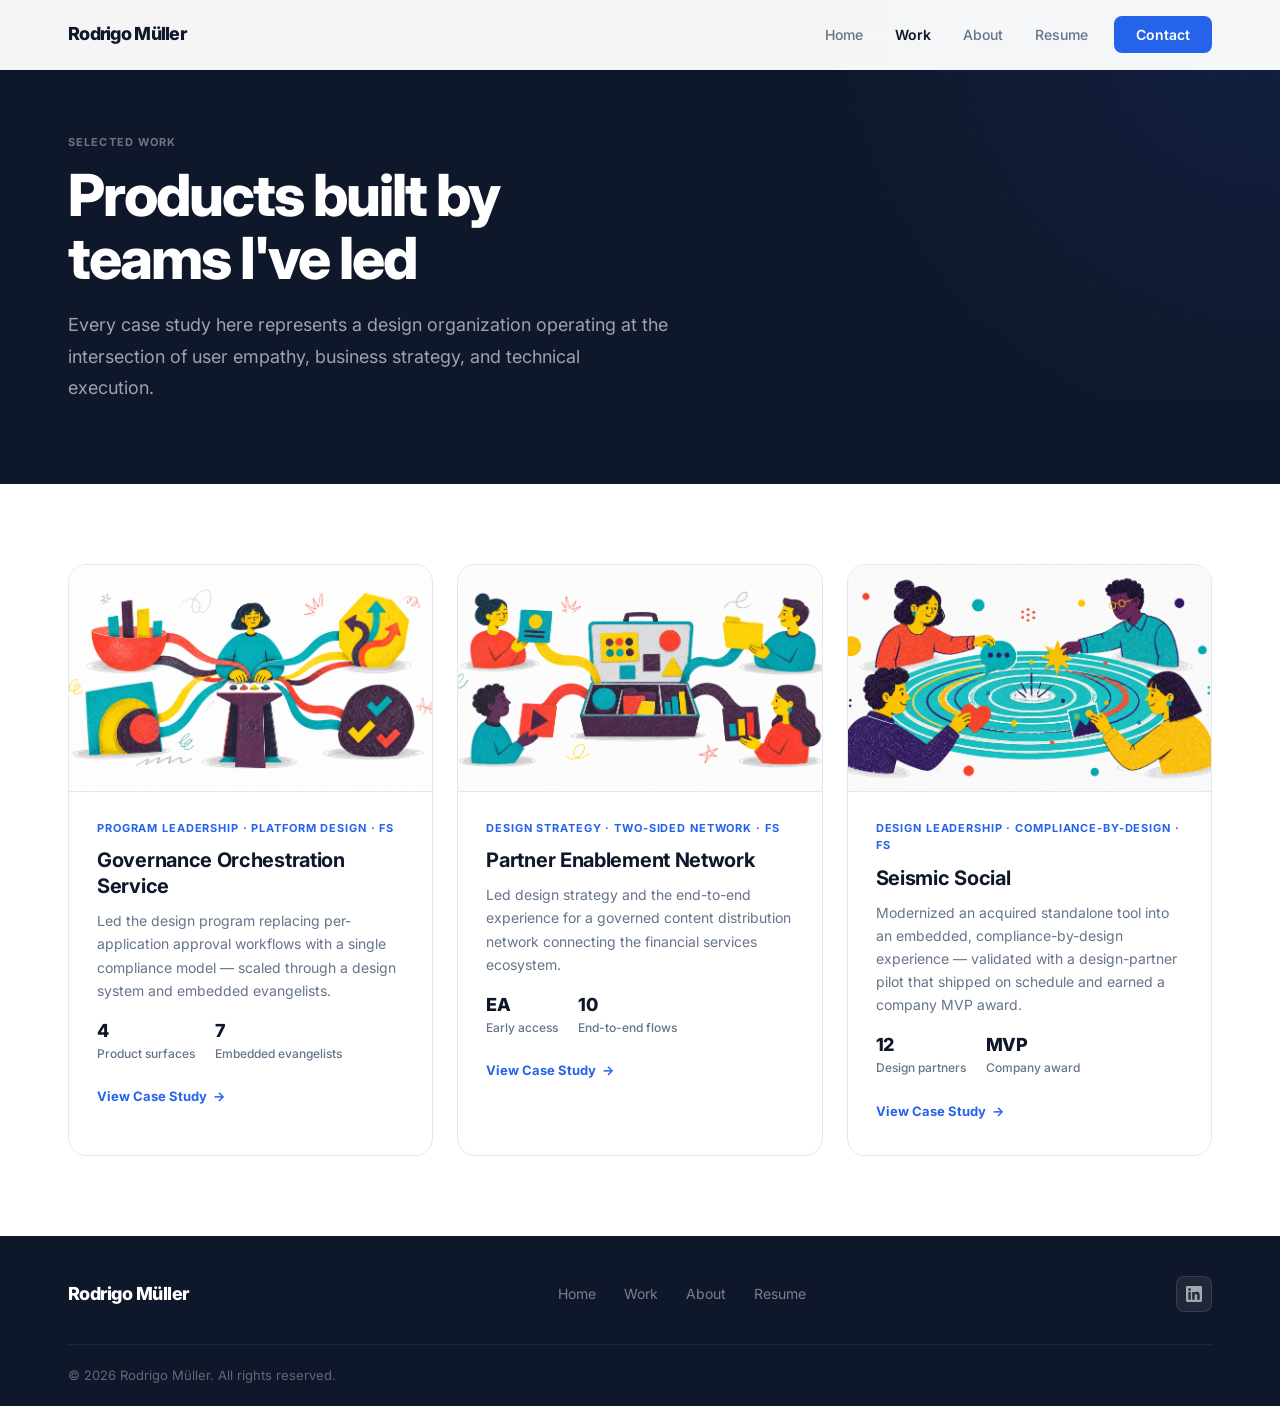
<file: case-studies.html>
<!DOCTYPE html>
<html lang="en">
<head>
  <meta charset="UTF-8" />
  <meta name="viewport" content="width=device-width, initial-scale=1.0" />
  <title>Work — Rodrigo Müller</title>
  <meta name="description" content="Case studies by Rodrigo Müller — product design leader in Financial Services at Seismic." />
  <meta name="robots" content="noindex, nofollow" />
  <link rel="stylesheet" href="css/style.css" />
</head>
<body>

  <!-- ===================== NAVIGATION ===================== -->
  <nav class="nav" id="nav">
    <div class="container">
      <a href="index.html" class="nav-logo">Rodrigo Müller</a>
      <ul class="nav-links" id="navLinks">
        <li><a href="index.html" class="nav-link" data-page="index.html">Home</a></li>
        <li><a href="case-studies.html" class="nav-link" data-page="case-studies.html">Work</a></li>
        <li><a href="about.html" class="nav-link" data-page="about.html">About</a></li>
        <li><a href="resume.html" class="nav-link" data-page="resume.html">Resume</a></li>
        <li><a href="mailto:rocomu8@gmail.com" class="nav-cta">Contact</a></li>
      </ul>
      <button class="nav-mobile-toggle" id="navToggle" aria-label="Toggle menu" aria-expanded="false">
        <span></span><span></span><span></span>
      </button>
    </div>
  </nav>

  <!-- ===================== PAGE HERO ===================== -->
  <section class="page-hero">
    <div class="container">
      <span class="section-label">Selected Work</span>
      <h1 class="page-hero-title">Products built by<br>teams I've led</h1>
      <p class="page-hero-subtitle">
        Every case study here represents a design organization operating at the intersection
        of user empathy, business strategy, and technical execution.
      </p>
    </div>
  </section>

  <!-- ===================== CASE STUDIES GRID ===================== -->
  <section class="all-cases">
    <div class="container">
      <div class="cases-grid stagger">

        <a href="governance-orchestration-service.html" class="case-grid-card">
          <div class="case-grid-image">
            <img src="assets/img/GOS-thumbnail.png" alt="Governance Orchestration Service" />
          </div>
          <div class="case-grid-content">
            <span class="case-grid-tag">Program Leadership · Platform Design · FS</span>
            <div class="case-grid-title">Governance Orchestration Service</div>
            <p class="case-grid-desc">
              Led the design program replacing per-application approval workflows with a single
              compliance model — scaled through a design system and embedded evangelists.
            </p>
            <div style="display: flex; gap: 20px; margin-bottom: 20px;">
              <div>
                <div class="case-metric-value" style="font-size: 18px;">4</div>
                <div class="case-metric-label">Product surfaces</div>
              </div>
              <div>
                <div class="case-metric-value" style="font-size: 18px;">7</div>
                <div class="case-metric-label">Embedded evangelists</div>
              </div>
            </div>
            <span class="case-grid-link">View Case Study</span>
          </div>
        </a>

        <a href="partner-enablement-network.html" class="case-grid-card">
          <div class="case-grid-image">
            <img src="assets/img/PEN-thumbnail.png" alt="Partner Enablement Network" />
          </div>
          <div class="case-grid-content">
            <span class="case-grid-tag">Design Strategy · Two-Sided Network · FS</span>
            <div class="case-grid-title">Partner Enablement Network</div>
            <p class="case-grid-desc">
              Led design strategy and the end-to-end experience for a governed content
              distribution network connecting the financial services ecosystem.
            </p>
            <div style="display: flex; gap: 20px; margin-bottom: 20px;">
              <div>
                <div class="case-metric-value" style="font-size: 18px;">EA</div>
                <div class="case-metric-label">Early access</div>
              </div>
              <div>
                <div class="case-metric-value" style="font-size: 18px;">10</div>
                <div class="case-metric-label">End-to-end flows</div>
              </div>
            </div>
            <span class="case-grid-link">View Case Study</span>
          </div>
        </a>

        <a href="seismic-social.html" class="case-grid-card">
          <div class="case-grid-image">
            <img src="assets/img/Social-Thumbnail.png" alt="Seismic Social" />
          </div>
          <div class="case-grid-content">
            <span class="case-grid-tag">Design Leadership · Compliance-by-Design · FS</span>
            <div class="case-grid-title">Seismic Social</div>
            <p class="case-grid-desc">
              Modernized an acquired standalone tool into an embedded, compliance-by-design
              experience — validated with a design-partner pilot that shipped on schedule and
              earned a company MVP award.
            </p>
            <div style="display: flex; gap: 20px; margin-bottom: 20px;">
              <div>
                <div class="case-metric-value" style="font-size: 18px;">12</div>
                <div class="case-metric-label">Design partners</div>
              </div>
              <div>
                <div class="case-metric-value" style="font-size: 18px;">MVP</div>
                <div class="case-metric-label">Company award</div>
              </div>
            </div>
            <span class="case-grid-link">View Case Study</span>
          </div>
        </a>

      </div>
    </div>
  </section>

  <!-- ===================== FOOTER ===================== -->
  <footer class="footer">
    <div class="container">
      <div class="footer-top">
        <div class="footer-logo">Rodrigo Müller</div>
        <nav class="footer-nav">
          <a href="index.html" class="footer-nav-link">Home</a>
          <a href="case-studies.html" class="footer-nav-link">Work</a>
          <a href="about.html" class="footer-nav-link">About</a>
          <a href="resume.html" class="footer-nav-link">Resume</a>
        </nav>
        <div class="footer-social">
          <a href="https://www.linkedin.com/in/rodmuller/" class="social-btn" target="_blank" rel="noopener" aria-label="LinkedIn">
            <svg width="16" height="16" viewBox="0 0 24 24" fill="currentColor"><path d="M20.447 20.452h-3.554v-5.569c0-1.328-.027-3.037-1.852-3.037-1.853 0-2.136 1.445-2.136 2.939v5.667H9.351V9h3.414v1.561h.046c.477-.9 1.637-1.85 3.37-1.85 3.601 0 4.267 2.37 4.267 5.455v6.286zM5.337 7.433a2.062 2.062 0 01-2.063-2.065 2.064 2.064 0 112.063 2.065zm1.782 13.019H3.555V9h3.564v11.452zM22.225 0H1.771C.792 0 0 .774 0 1.729v20.542C0 23.227.792 24 1.771 24h20.451C23.2 24 24 23.227 24 22.271V1.729C24 .774 23.2 0 22.222 0h.003z"/></svg>
          </a>
        </div>
      </div>
      <div class="footer-bottom">
        <p class="footer-copy">© <span id="year"></span> Rodrigo Müller. All rights reserved.</p>
      </div>
    </div>
  </footer>

  <script src="js/main.js?v=5"></script>
</body>
</html>
</file>
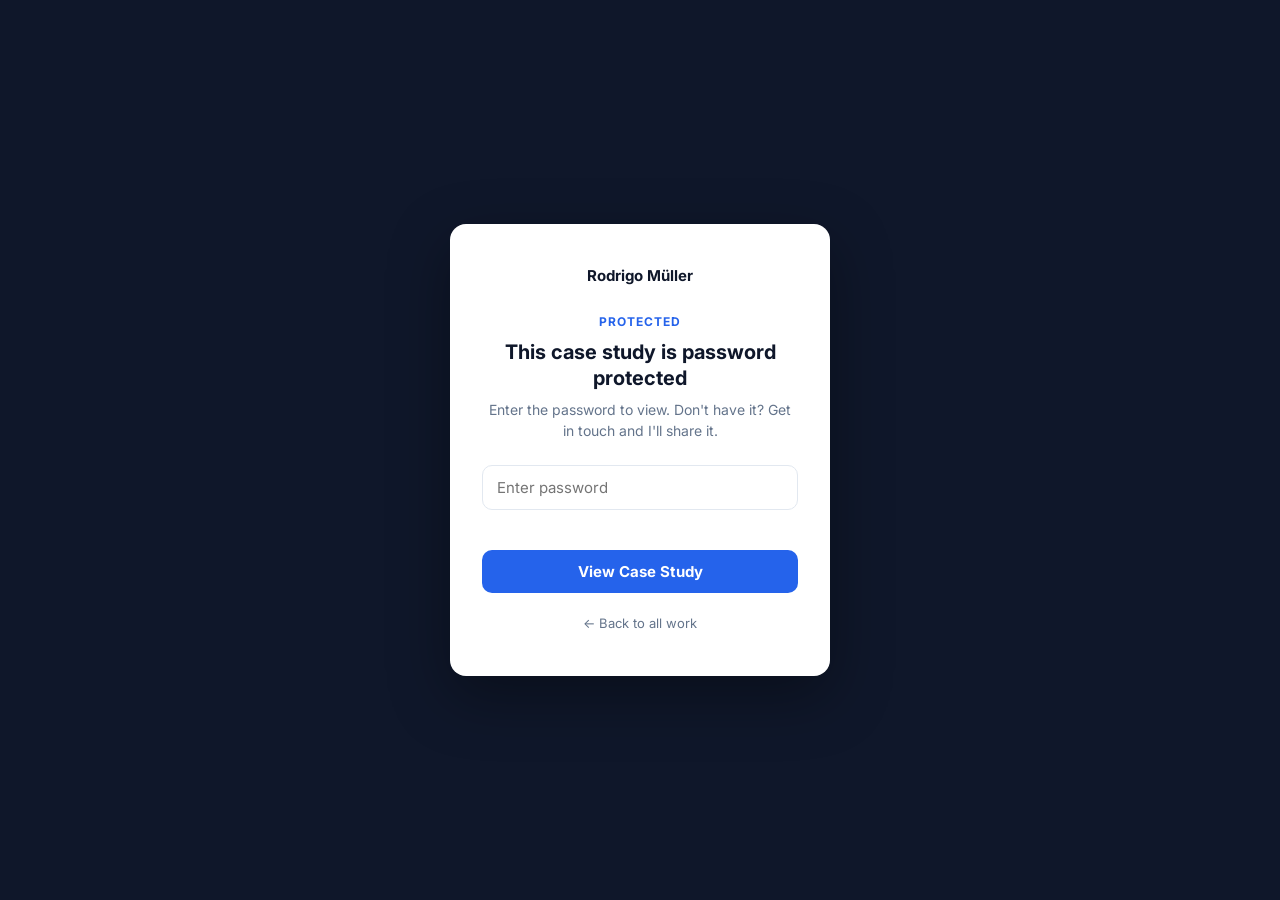
<file: digital-salesrooms.html>
<!DOCTYPE html>
<html lang="en" class="locked">
<head>
  <meta charset="UTF-8" />
  <script>if (localStorage.getItem('case-study-access') === '1') { document.documentElement.classList.remove('locked'); }</script>
  <meta name="viewport" content="width=device-width, initial-scale=1.0" />
  <title>Seismic Digital Sales Rooms — Rodrigo Müller</title>
  <meta name="description" content="How I led the design of Seismic Digital Sales Rooms — a collaborative deal hub used by 800+ customers and 30K+ active users." />
  <meta name="robots" content="noindex, nofollow" />
  <link rel="stylesheet" href="css/style.css" />
</head>
<body>

  <!-- ===================== PASSWORD GATE ===================== -->
  <div class="pass-gate">
    <div class="pass-gate-box">
      <div class="pass-gate-logo">Rodrigo Müller</div>
      <div class="pass-gate-label">Protected</div>
      <h1 class="pass-gate-title">This case study is password protected</h1>
      <p class="pass-gate-sub">Enter the password to view. Don't have it? Get in touch and I'll share it.</p>
      <form class="pass-gate-form" id="passGateForm" autocomplete="off">
        <input type="password" class="pass-gate-input" id="passGateInput" placeholder="Enter password" autocomplete="off" />
        <div class="pass-gate-error" id="passGateError"></div>
        <button type="submit" class="pass-gate-btn">View Case Study</button>
      </form>
      <a href="case-studies.html" class="pass-gate-back">← Back to all work</a>
    </div>
  </div>

  <div class="scroll-progress" id="scrollProgress"></div>

  <!-- ===================== NAVIGATION ===================== -->
  <nav class="nav" id="nav">
    <div class="container">
      <a href="index.html" class="nav-logo">Rodrigo Müller</a>
      <ul class="nav-links" id="navLinks">
        <li><a href="index.html" class="nav-link" data-page="index.html">Home</a></li>
        <li><a href="case-studies.html" class="nav-link" data-page="case-studies.html">Work</a></li>
        <li><a href="about.html" class="nav-link" data-page="about.html">About</a></li>
        <li><a href="resume.html" class="nav-link" data-page="resume.html">Resume</a></li>
        <li><a href="mailto:rocomu8@gmail.com" class="nav-cta">Contact</a></li>
      </ul>
      <button class="nav-mobile-toggle" id="navToggle" aria-label="Toggle menu" aria-expanded="false">
        <span></span><span></span><span></span>
      </button>
    </div>
  </nav>

  <!-- ===================== CASE HERO ===================== -->
  <header class="case-hero">
    <div class="container case-hero-inner">
      <div class="case-breadcrumb">
        <a href="case-studies.html">Work</a>
        <span>›</span>
        <span>Seismic Digital Sales Rooms</span>
      </div>
      <span class="section-label" style="color: rgba(255,255,255,0.4);">Platform · Sales Enablement</span>
      <h1 class="case-hero-title">Making communication between<br>sellers &amp; buyers better.<br>Much better.</h1>
      <p class="case-hero-brief">
        Today's buyers face information overload. I directed the design of Seismic's Digital
        Sales Rooms — a shared deal hub that gives sellers and buyers one place to communicate,
        share content, and close deals — addressing a critical gap in the enterprise sales cycle.
      </p>
      <div class="case-meta-bar">
        <div class="case-meta-item">
          <div class="case-meta-label">My Role</div>
          <div class="case-meta-value">Product Design Manager</div>
        </div>
        <div class="case-meta-item">
          <div class="case-meta-label">Team</div>
          <div class="case-meta-value">1 Product Designer<br>1 Product Manager</div>
        </div>
        <div class="case-meta-item">
          <div class="case-meta-label">Scope</div>
          <div class="case-meta-value">Discovery → Strategy → Design → Ship</div>
        </div>
        <div class="case-meta-item">
          <div class="case-meta-label">Company</div>
          <div class="case-meta-value">Seismic Software</div>
        </div>
      </div>
    </div>
  </header>

  <!-- ===================== CASE BODY ===================== -->
  <article class="case-body">
    <div class="container">

      <!-- Business Impact -->
      <div class="case-section fade-up">
        <div class="case-section-label">Business Impact</div>
        <h2 class="case-section-title">The results that shaped the roadmap</h2>
        <div class="impact-grid stagger">
          <div class="impact-card">
            <div class="impact-number">176K<span style="font-size: 24px;">+</span></div>
            <div class="impact-label">Digital Sales Rooms created</div>
          </div>
          <div class="impact-card">
            <div class="impact-number">800<span style="font-size: 24px;">+</span></div>
            <div class="impact-label">Active enterprise customers</div>
          </div>
          <div class="impact-card">
            <div class="impact-number">30K<span style="font-size: 24px;">+</span></div>
            <div class="impact-label">Active users</div>
          </div>
        </div>
      </div>

      <div class="divider"></div>

      <!-- The Problem -->
      <div class="case-section fade-up">
        <div class="case-section-label">The Challenge</div>
        <h2 class="case-section-title">A broken handoff between sellers and buyers</h2>
        <p>
          Enterprise sales cycles are long, messy, and involve multiple stakeholders on both sides.
          Sellers were sending content via email, losing track of what buyers had seen, and struggling
          to maintain deal momentum. Buyers, meanwhile, were drowning in attachments with no clear
          way to engage or respond.
        </p>
        <p>
          The opportunity was clear: create a centralized collaboration platform — a "deal hub" —
          where sellers and buyers could communicate, share deal-related content, and access engagement
          insights that accelerate the sales cycle.
        </p>
      </div>

      <!-- My Leadership Role -->
      <div class="case-section fade-up">
        <div class="case-section-label">My Role as Design Leader</div>
        <h2 class="case-section-title">Directing the work, not just the pixels</h2>
        <p>
          As Product Design Manager, I guided the team through every phase — from defining the
          research strategy to overseeing the final design handoff to engineering. My responsibilities
          went beyond design: I aligned stakeholders on product strategy, advocated for user-centered
          decision-making in roadmap discussions, and created the environment where my team could do
          their best work.
        </p>
        <p>
          I led the team structure, set the pace of discovery, made key decisions on information
          architecture, and ensured design quality at every milestone. The work you see here is a
          reflection of the team's craft — my job was to make sure they had everything they needed
          to succeed.
        </p>
      </div>

      <div class="divider"></div>

      <!-- Discovery -->
      <div class="case-section fade-up">
        <div class="case-section-label">Discovery</div>
        <h2 class="case-section-title">Understanding both sides of the deal</h2>
        <p>
          We had two distinct user groups with fundamentally different needs and mental models:
          sellers who needed to create, manage, and track rooms, and buyers who needed a frictionless
          experience to engage with content and communicate back.
        </p>
        <div class="process-steps stagger">
          <div class="process-step">
            <div class="process-step-num">01 · Problem Definition</div>
            <div class="process-step-title">Main Task</div>
            <div class="process-step-desc">Design a collaborative platform that functions as a central hub for deal communication — empowering sellers to share and access deal-related content, ultimately streamlining the sales cycle and fostering informed decision-making.</div>
          </div>
          <div class="process-step">
            <div class="process-step-num">02 · Research</div>
            <div class="process-step-title">Both Users</div>
            <div class="process-step-desc">We conducted user research with sellers and buyers to understand how each group would benefit from a centralized communication platform — exploring how it could improve collaboration and streamline information exchange.</div>
          </div>
          <div class="process-step">
            <div class="process-step-num">03 · Ideation</div>
            <div class="process-step-title">Synthesis & Direction</div>
            <div class="process-step-desc">Informed by seller and buyer interviews, we crafted separate wireframes to explore the information architecture of each interface — identifying both unique needs and overlapping functions crucial for a successful, unified experience.</div>
          </div>
        </div>
      </div>

      <!-- Design Process -->
      <div class="case-section fade-up">
        <div class="case-section-label">Design Process</div>
        <h2 class="case-section-title">Wireframes built for two user types</h2>
        <p>
          A critical early decision was to design separate interfaces for sellers and buyers —
          each with their own mental model — rather than a one-size-fits-all experience.
          This meant establishing clear information architectures for both sides and then
          finding the connective tissue between them.
        </p>

        <p style="font-weight: 600; color: var(--text); margin-top: 32px; margin-bottom: 12px;">Seller wireframes</p>
        <div class="case-image-grid">
          <button type="button" class="case-image-block case-image-zoom" data-caption="The seller's editor — assembling a Digital Sales Room and choosing what goes into it." aria-label="Enlarge image: seller DSR editor view">
            <img src="assets/img/dsr-seller-1.png" alt="Seller DSR — editor view" />
            <span class="case-image-zoom-hint" aria-hidden="true">Click to enlarge</span>
          </button>
          <button type="button" class="case-image-block case-image-zoom" data-caption="Choosing what content goes into the room." aria-label="Enlarge image: seller DSR content panel">
            <img src="assets/img/dsr-seller-2.png" alt="Seller DSR — content panel" />
            <span class="case-image-zoom-hint" aria-hidden="true">Click to enlarge</span>
          </button>
          <button type="button" class="case-image-block case-image-zoom" data-caption="Layout options for how the room presents to the buyer." aria-label="Enlarge image: seller DSR layout options">
            <img src="assets/img/dsr-seller-3.png" alt="Seller DSR — layout options" />
            <span class="case-image-zoom-hint" aria-hidden="true">Click to enlarge</span>
          </button>
          <button type="button" class="case-image-block case-image-zoom" data-caption="Sharing the finished room with the buyer." aria-label="Enlarge image: seller DSR sharing view">
            <img src="assets/img/dsr-seller-4.png" alt="Seller DSR — sharing view" />
            <span class="case-image-zoom-hint" aria-hidden="true">Click to enlarge</span>
          </button>
        </div>

        <p style="font-weight: 600; color: var(--text); margin-bottom: 12px;">Buyer wireframes</p>
        <div class="case-image-grid">
          <button type="button" class="case-image-block case-image-zoom" data-caption="The buyer's welcome view — the first thing they see opening a shared room." aria-label="Enlarge image: buyer DSR welcome view">
            <img src="assets/img/dsr-buyer-1.png" alt="Buyer DSR — welcome view" />
            <span class="case-image-zoom-hint" aria-hidden="true">Click to enlarge</span>
          </button>
          <button type="button" class="case-image-block case-image-zoom" data-caption="Browsing the content a seller shared." aria-label="Enlarge image: buyer DSR content view">
            <img src="assets/img/dsr-buyer-2.png" alt="Buyer DSR — content view" />
            <span class="case-image-zoom-hint" aria-hidden="true">Click to enlarge</span>
          </button>
          <button type="button" class="case-image-block case-image-zoom" data-caption="The buyer's activity feed." aria-label="Enlarge image: buyer DSR activity feed">
            <img src="assets/img/dsr-buyer-3.png" alt="Buyer DSR — activity feed" />
            <span class="case-image-zoom-hint" aria-hidden="true">Click to enlarge</span>
          </button>
          <button type="button" class="case-image-block case-image-zoom" data-caption="Reading a shared document inside the room." aria-label="Enlarge image: buyer DSR document view">
            <img src="assets/img/dsr-buyer-4.png" alt="Buyer DSR — document view" />
            <span class="case-image-zoom-hint" aria-hidden="true">Click to enlarge</span>
          </button>
        </div>
      </div>

      <div class="divider"></div>

      <!-- Results -->
      <div class="case-section fade-up">
        <div class="case-section-label">Results</div>
        <h2 class="case-section-title">A product that became a platform pillar</h2>
        <p>
          Digital Sales Rooms shipped and quickly became one of Seismic's most-used features,
          demonstrating that sellers were eager for a better way to engage buyers. The product
          validated our dual-interface approach and opened the door for further investment in
          the buyer-side experience.
        </p>
        <div class="result-list stagger">
          <div class="result-item">
            <div class="result-item-text">176,000+ Digital Sales Rooms created — validating deep product-market fit at enterprise scale</div>
          </div>
          <div class="result-item">
            <div class="result-item-text">800+ active customers adopted the feature, making it one of Seismic's highest-penetration offerings</div>
          </div>
          <div class="result-item">
            <div class="result-item-text">30,000+ active users regularly engaging with the platform across the seller-buyer workflow</div>
          </div>
          <div class="result-item">
            <div class="result-item-text">Established the foundation for future buyer-experience investments, including analytics and AI layers</div>
          </div>
        </div>

        <button type="button" class="case-image-block case-image-zoom" style="margin-top: 40px;" data-caption="The analytics overview a seller sees once a room is live." aria-label="Enlarge image: Digital Sales Room analytics overview">
          <img src="assets/img/dsr-cover.jpg" alt="Digital Sales Room — analytics overview" />
          <span class="case-image-zoom-hint" aria-hidden="true">Click to enlarge</span>
        </button>
        <div class="case-image-grid">
          <button type="button" class="case-image-block case-image-zoom" data-caption="The seller's home — every room they've built, in one place." aria-label="Enlarge image: Digital Sales Room seller home">
            <img src="assets/img/dsr-home.png" alt="Digital Sales Room — seller home" />
            <span class="case-image-zoom-hint" aria-hidden="true">Click to enlarge</span>
          </button>
          <button type="button" class="case-image-block case-image-zoom" data-caption="A live room page as the buyer sees it." aria-label="Enlarge image: Digital Sales Room room page">
            <img src="assets/img/dsr-page.png" alt="Digital Sales Room — room page" />
            <span class="case-image-zoom-hint" aria-hidden="true">Click to enlarge</span>
          </button>
          <button type="button" class="case-image-block case-image-zoom" data-caption="The room's activity feed — what the buyer has opened and when." aria-label="Enlarge image: Digital Sales Room activity feed">
            <img src="assets/img/dsr-feed.png" alt="Digital Sales Room — activity feed" />
            <span class="case-image-zoom-hint" aria-hidden="true">Click to enlarge</span>
          </button>
          <button type="button" class="case-image-block case-image-zoom" data-caption="Editing a room that is already live." aria-label="Enlarge image: Digital Sales Room edit view">
            <img src="assets/img/dsr-edit.png" alt="Digital Sales Room — edit view" />
            <span class="case-image-zoom-hint" aria-hidden="true">Click to enlarge</span>
          </button>
        </div>
        <button type="button" class="case-image-block case-image-zoom" data-caption="Engagement analytics — what buyers actually opened and how long they spent with it." aria-label="Enlarge image: Digital Sales Room engagement analytics">
          <img src="assets/img/dsr-analytics.png" alt="Digital Sales Room — engagement analytics" />
          <span class="case-image-zoom-hint" aria-hidden="true">Click to enlarge</span>
        </button>
      </div>

    </div>
  </article>

  <!-- ===================== NEXT CASE ===================== -->
  <section class="next-case">
    <div class="container">
      <span class="section-label">Next Case Study</span>
      <div class="next-case-title">Seismic Meetings Analytics</div>
      <p class="next-case-sub">Turning raw meeting data into coaching insights for sales leaders</p>
      <a href="meetings-analytics.html" class="btn btn-primary">View Case Study</a>
    </div>
  </section>

  <!-- ===================== FOOTER ===================== -->
  <footer class="footer">
    <div class="container">
      <div class="footer-top">
        <div class="footer-logo">Rodrigo Müller</div>
        <nav class="footer-nav">
          <a href="index.html" class="footer-nav-link">Home</a>
          <a href="case-studies.html" class="footer-nav-link">Work</a>
          <a href="about.html" class="footer-nav-link">About</a>
          <a href="resume.html" class="footer-nav-link">Resume</a>
        </nav>
        <div class="footer-social">
          <a href="https://www.linkedin.com/in/rodmuller/" class="social-btn" target="_blank" rel="noopener" aria-label="LinkedIn">
            <svg width="16" height="16" viewBox="0 0 24 24" fill="currentColor"><path d="M20.447 20.452h-3.554v-5.569c0-1.328-.027-3.037-1.852-3.037-1.853 0-2.136 1.445-2.136 2.939v5.667H9.351V9h3.414v1.561h.046c.477-.9 1.637-1.85 3.37-1.85 3.601 0 4.267 2.37 4.267 5.455v6.286zM5.337 7.433a2.062 2.062 0 01-2.063-2.065 2.064 2.064 0 112.063 2.065zm1.782 13.019H3.555V9h3.564v11.452zM22.225 0H1.771C.792 0 0 .774 0 1.729v20.542C0 23.227.792 24 1.771 24h20.451C23.2 24 24 23.227 24 22.271V1.729C24 .774 23.2 0 22.222 0h.003z"/></svg>
          </a>
        </div>
      </div>
      <div class="footer-bottom">
        <p class="footer-copy">© <span id="year"></span> Rodrigo Müller. All rights reserved.</p>
      </div>
    </div>
  </footer>

  <script src="js/main.js?v=5"></script>
  <script src="js/passgate.js?v=1"></script>
</body>
</html>
</file>
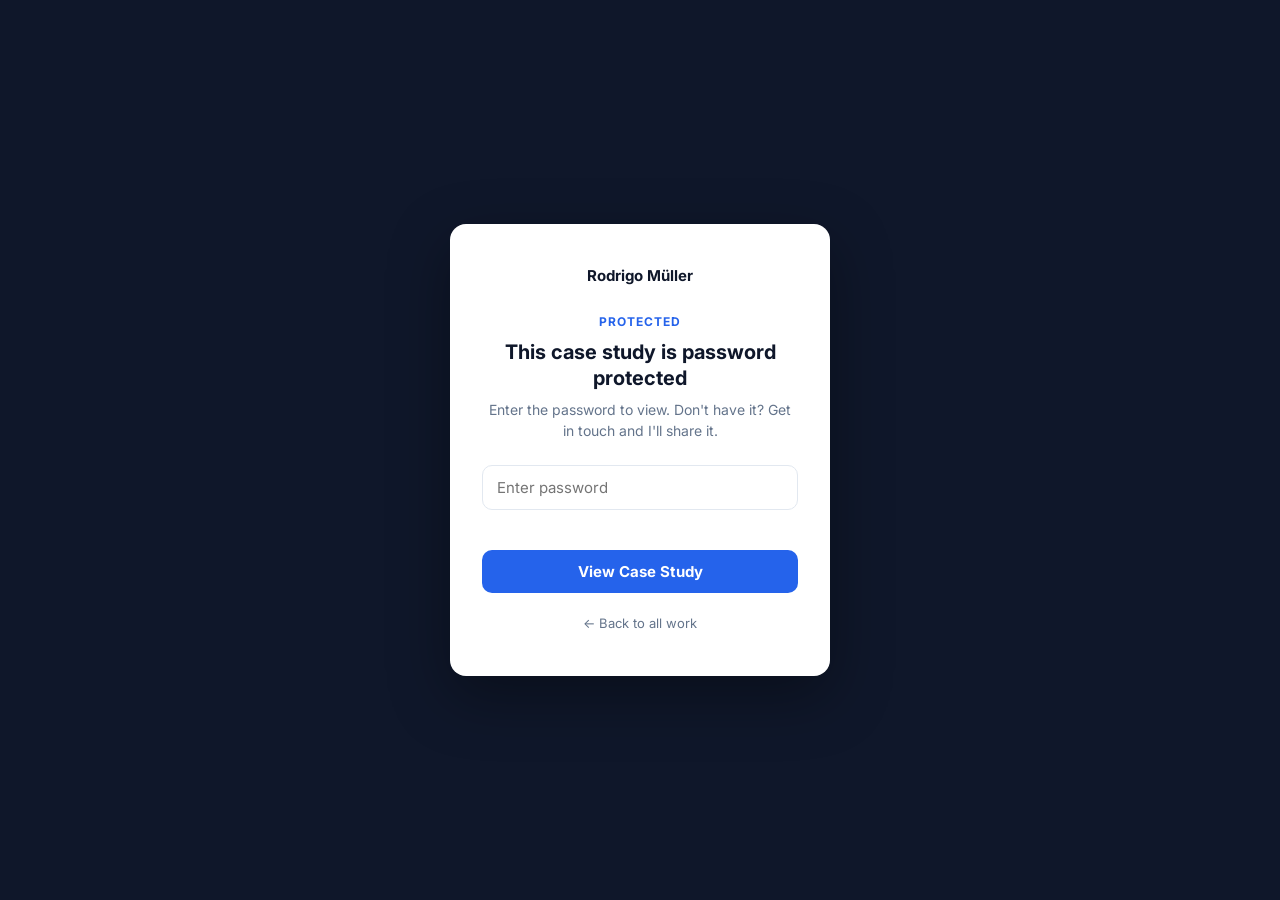
<file: governance-orchestration-service.html>
<!DOCTYPE html>
<html lang="en" class="locked">
<head>
  <meta charset="UTF-8" />
  <script>if (localStorage.getItem('case-study-access') === '1') { document.documentElement.classList.remove('locked'); }</script>
  <meta name="viewport" content="width=device-width, initial-scale=1.0" />
  <title>Governance Orchestration Service — Rodrigo Müller</title>
  <meta name="description" content="Leading compliance design as a platform program — one compliance model across four product surfaces, scaled through a design system and an embedded evangelist program." />
  <meta name="robots" content="noindex, nofollow" />
  <link rel="stylesheet" href="css/style.css" />
</head>
<body>

  <!-- ===================== PASSWORD GATE ===================== -->
  <div class="pass-gate">
    <div class="pass-gate-box">
      <div class="pass-gate-logo">Rodrigo Müller</div>
      <div class="pass-gate-label">Protected</div>
      <h1 class="pass-gate-title">This case study is password protected</h1>
      <p class="pass-gate-sub">Enter the password to view. Don't have it? Get in touch and I'll share it.</p>
      <form class="pass-gate-form" id="passGateForm" autocomplete="off">
        <input type="password" class="pass-gate-input" id="passGateInput" placeholder="Enter password" autocomplete="off" />
        <div class="pass-gate-error" id="passGateError"></div>
        <button type="submit" class="pass-gate-btn">View Case Study</button>
      </form>
      <a href="case-studies.html" class="pass-gate-back">← Back to all work</a>
    </div>
  </div>

  <div class="scroll-progress" id="scrollProgress"></div>

  <!-- ===================== NAVIGATION ===================== -->
  <nav class="nav" id="nav">
    <div class="container">
      <a href="index.html" class="nav-logo">Rodrigo Müller</a>
      <ul class="nav-links" id="navLinks">
        <li><a href="index.html" class="nav-link" data-page="index.html">Home</a></li>
        <li><a href="case-studies.html" class="nav-link" data-page="case-studies.html">Work</a></li>
        <li><a href="about.html" class="nav-link" data-page="about.html">About</a></li>
        <li><a href="resume.html" class="nav-link" data-page="resume.html">Resume</a></li>
        <li><a href="mailto:rocomu8@gmail.com" class="nav-cta">Contact</a></li>
      </ul>
      <button class="nav-mobile-toggle" id="navToggle" aria-label="Toggle menu" aria-expanded="false">
        <span></span><span></span><span></span>
      </button>
    </div>
  </nav>

  <!-- ===================== CASE HERO ===================== -->
  <header class="case-hero case-hero--gos">
    <div class="container case-hero-inner">
      <div class="case-breadcrumb">
        <a href="case-studies.html">Work</a>
        <span>›</span>
        <span>Governance Orchestration Service</span>
      </div>
      <span class="section-label" style="color: rgba(255,255,255,0.4);">Program Leadership · Platform Design · Regulated Workflows</span>
      <h1 class="case-hero-title">One compliance model,<br>many experiences</h1>
      <p class="case-hero-brief">
        Compliance had been built as a feature, over and over, inside one product area after
        another. The result was a platform where every surface handled approval differently and
        none of them handled it well enough for a regulated firm to trust. I led the design
        program that replaced that pattern with a single governance service — and, more
        importantly, built the design system and the embedded evangelist model that let squads
        across the org apply it without me in the room.
      </p>
      <div class="case-meta-bar">
        <div class="case-meta-item">
          <div class="case-meta-label">My Role</div>
          <div class="case-meta-value">Design Program Lead<br>Strategy · Vision · Stakeholder Alignment</div>
        </div>
        <div class="case-meta-item">
          <div class="case-meta-label">Design Team</div>
          <div class="case-meta-value">4 design owners<br>7 embedded evangelists</div>
        </div>
        <div class="case-meta-item">
          <div class="case-meta-label">Partnership</div>
          <div class="case-meta-value">Product · Engineering<br>Compliance SMEs · Exec Sponsors</div>
        </div>
        <div class="case-meta-item">
          <div class="case-meta-label">Status</div>
          <div class="case-meta-value">MVP targeting October release</div>
        </div>
      </div>
    </div>
  </header>

  <!-- ===================== CASE BODY ===================== -->
  <article class="case-body">
    <div class="container">

      <!-- Scope -->
      <div class="case-section fade-up">
        <div class="case-section-label">Program Scope</div>
        <h2 class="case-section-title">Platform-wide, not product-deep</h2>
        <div class="impact-grid stagger">
          <div class="impact-card">
            <div class="impact-number">9</div>
            <div class="impact-label">Canonical states replacing every per-application approval model</div>
          </div>
          <div class="impact-card">
            <div class="impact-number">4</div>
            <div class="impact-label">Product surfaces converging on it for the MVP release</div>
          </div>
          <div class="impact-card">
            <div class="impact-number">7</div>
            <div class="impact-label">Design evangelists embedded across three organizational areas</div>
          </div>
        </div>
      </div>

      <div class="divider"></div>

      <!-- The Challenge -->
      <div class="case-section fade-up">
        <div class="case-section-label">The Challenge</div>
        <h2 class="case-section-title">The honor system, at enterprise scale</h2>
        <p>
          Financial services firms operate under rules that leave no room for interpretation.
          FINRA and SEC requirements mean every piece of client-facing material has to be
          governed by policy, supervised before it goes out, and archived in a form regulators
          can retrieve. Firms that get this wrong are fined.
        </p>
        <p>
          Here is what the workflow actually looked like for an advisor who wanted to personalize
          a document. Customize it in the platform. Download it. Upload it into a separate
          third-party review tool. Wait. The reviewer downloads it from that tool, marks it up,
          uploads it back. The advisor is notified in the third-party tool, returns to the
          platform to make the edit, downloads again, re-uploads again. The reviewer downloads
          again. Eventually something gets approved, and the advisor downloads it one final time
          to upload it back where it started.
        </p>
        <p>
          And at the end of all of that, nothing stopped the advisor from editing the approved
          version anyway. Firms had no mechanism to enforce their own policy. They were relying
          on the honor system — which is why most of them simply turned features off instead.
        </p>
        <p>
          That was the commercial problem underneath the design problem. Compliance gaps were not
          a satisfaction issue; they were blocking deals outright and capping what existing
          customers were willing to switch on.
        </p>
      </div>

      <!-- Leadership Role -->
      <div class="case-section fade-up" id="my-role-as-design-leader">
        <div class="case-section-label">My Role as Design Leader</div>
        <h2 class="case-section-title">Leading a program I could not personally design</h2>
        <p>
          This is the distinction that defined the work for me. On earlier initiatives I could
          own the experience end to end myself. Here the surface area was four product areas
          owned by different squads, an admin configuration layer, a reviewer experience that had
          to work identically everywhere, and archival integrations with external vendors. No
          single designer could hold that, and trying would have made me the bottleneck on a
          program with a hard October deadline.
        </p>
        <p>
          So I led it as a program rather than a project. I set the design strategy and the
          compliance-by-design vision, ran the alignment with my engineering and product
          counterparts, structured design ownership and tracking across squads, and coordinated
          with the other design managers whose teams would carry pieces of the work. I also led
          the design work for archival of engagements directly, because staying hands-on in one
          area kept my judgment on the rest of it honest.
        </p>
        <p>
          The pivotal moment was a three-day onsite I helped drive to convert an open-ended
          program into decisions. We went in with two questions: how do we build compliance as a
          platform rather than a per-app feature, and what exactly ships in October. We came out
          with five locked decisions, including the architecture, the archival vendor, the
          surface scope, and a deliberate simplification — one workflow per application at MVP
          instead of context-conditional multi-workflow. That last one was the call that made an
          October date real.
        </p>
        <p>
          A quieter decision I would defend just as hard: the engine ships on for every customer,
          with an empty configuration that behaves exactly like today. Nothing gates until a firm
          configures a rule. Replacing the approval layer under a platform that enterprises run
          their businesses on is the kind of change that generates incidents, and the only
          version of it I was willing to sign off on was one where the default state is
          indistinguishable from the status quo. Ambition in the model, conservatism in the
          rollout.
        </p>

        <div class="case-image-wide">
          <div class="case-image-grid case-image-grid--three">
            <button type="button" class="case-image-block case-image-zoom" data-caption="The submitter's Digital Sales Room — an Aura AI engagement, approved and cleared for external sharing, with the approval record and audit trail in the same rail." aria-label="Enlarge image: submitter view of a Digital Sales Room engagement">
              <img src="assets/img/Submitter-DSR.png" alt="Submitter view of a Digital Sales Room engagement showing the compliance card in the Approved state, with the approval date, the reviewer's comment clearing the content for external sharing, and the activity log" />
              <span class="case-image-zoom-hint" aria-hidden="true">Click to enlarge</span>
            </button>
            <button type="button" class="case-image-block case-image-zoom" data-caption="The submitter's WorkSpace — a LiveDocs pitch deck sitting at Needs review, with Submit for review the only action available before it can go out." aria-label="Enlarge image: submitter view of a WorkSpace document">
              <img src="assets/img/Submitter-Workspace.png" alt="Submitter view of a WorkSpace LiveDocs document showing the compliance card in the Needs Review state with a Submit for review button" />
              <span class="case-image-zoom-hint" aria-hidden="true">Click to enlarge</span>
            </button>
            <button type="button" class="case-image-block case-image-zoom" data-caption="The submitter's Bulk Email — a send blocked at Action needed, with the reviewer's requested changes and a Cancel submission option, same as everywhere else." aria-label="Enlarge image: submitter view of a Bulk Email send">
              <img src="assets/img/Submitter-BulkEmail.png" alt="Submitter view of a Bulk Email send showing the compliance card in the Action Needed state with the reviewer's comment requesting changes and a Cancel submission action" />
              <span class="case-image-zoom-hint" aria-hidden="true">Click to enlarge</span>
            </button>
          </div>
          <p class="case-image-wide-caption">
            Three surfaces a submitter already worked in — Engagements, WorkSpace, and Bulk
            Email — carrying the identical compliance card. The component never changed; only
            where it was embedded did.
          </p>
        </div>
      </div>

      <div class="divider"></div>

      <!-- The Design Insight -->
      <div class="case-section fade-up">
        <div class="case-section-label">The Core Insight</div>
        <h2 class="case-section-title">Separating the model from the experience</h2>
        <p>
          The insight that unlocked the program was that compliance is one model expressed as
          many experiences. Submission, review, and decision are the same conceptual sequence
          whether the content is a bulk email, a digital sales room, a shared link, or a working
          document. What differs is the surface, not the semantics.
        </p>
        <p>
          That let us split responsibility cleanly. The governance service owns the workflow
          engine, the compliance state model, the reviewer experience, and the audit and archival
          hooks. Application teams define only what is genuinely local to them: what event
          triggers review, what counts as their content object, what a draft state means, and
          when the work is done.
        </p>
        <p>
          We named the interface between those two things the compliance contract. It sounds like
          an engineering artifact, but it was really a design and alignment tool: a shared set of
          questions every team had to answer the same way. What is a content object, and what is
          a version? What are the valid compliance states and how do they transition? What
          modification is significant enough to trigger re-review? Getting teams to answer those
          consistently was most of the actual work.
        </p>
        <p>
          The single most clarifying decision we made was pulling two things apart that everyone
          had been treating as one. Whether a piece of content is approved and where a review has
          got to are separate facts. A document can be approved while a new submission on it is
          in review. A submission can be rejected without the previously approved version losing
          its approval. Collapsing those into one status is what had produced years of
          almost-right behavior across the platform, so we tracked them on two independent axes
          and made it a rule that neither one may be inferred from the other.
        </p>
        <p>
          From there the model settled into nine canonical states — and this is where the thesis
          became literal rather than rhetorical. The canonical state never changes; only its
          label does. One state reads as <em>Submitted</em> to the person who sent it,
          <em>Unclaimed</em> to a reviewer scanning a queue for work, and <em>Unassigned</em> to
          an admin deciding who should take it. Same fact, three vocabularies, because those are
          three genuinely different jobs. One model, many experiences, expressed at the level of
          a single word.
        </p>
        <div class="process-steps stagger">
          <div class="process-step">
            <div class="process-step-num">01</div>
            <div class="process-step-title">Submission</div>
            <div class="process-step-desc">A first-class object rather than a property of the content. Many submissions can exist per content item and workflow, each tracking its own status, owner, and available actions.</div>
          </div>
          <div class="process-step">
            <div class="process-step-num">02</div>
            <div class="process-step-title">Review</div>
            <div class="process-step-desc">One unified queue across every application and workflow, with a consistent action set — approve, reject, request changes, revoke — so a reviewer learns the experience once.</div>
          </div>
          <div class="process-step">
            <div class="process-step-num">03</div>
            <div class="process-step-title">Administration</div>
            <div class="process-step-desc">Where firms configure their own compliance contract: steps, reviewers, and rules per workflow. No two firms have the same risk posture, so the system had to bend without being rebuilt.</div>
          </div>
        </div>

        <button type="button" class="case-image-block case-image-zoom" data-caption="The state reference. Nine canonical states, with the persona label each role sees — the Canonical State column is what the system stores and integrates against; the persona labels are presentation only." aria-label="Enlarge image: the canonical state reference table">
          <img src="assets/img/State-Model.png" alt="State reference table listing nine canonical states with the label each persona sees — row three shows SUBMITTED rendered as Submitted to the submitter, Unclaimed to the reviewer, and Unassigned to the admin" />
          <span class="case-image-zoom-hint" aria-hidden="true">Click to enlarge</span>
        </button>
        <p style="margin-top: 20px; font-size: 14px; color: var(--text-muted);">
          The state reference we worked from. One canonical state, three persona labels — and a
          standing rule that the table is the source of truth, reconciled to the screens rather
          than the other way around.
        </p>

        <div class="case-image-wide">
          <div class="case-image-grid case-image-grid--three case-image-grid--match-height">
            <button type="button" class="case-image-block case-image-zoom" data-caption="Admin view — every submission across the firm, with Assign actions and the Unassigned label." aria-label="Enlarge image: the admin view of the submissions hub">
              <img src="assets/img/GOS-Admin.png" alt="Admin view of the submissions hub showing all 31 submissions across the firm, with Unassigned status chips and Assign actions" />
              <span class="case-image-zoom-hint" aria-hidden="true">Click to enlarge</span>
            </button>
            <button type="button" class="case-image-block case-image-zoom" data-caption="Reviewer view — only the queue they can act on, with Claim actions, the Unclaimed label, and a stale-submissions count." aria-label="Enlarge image: the reviewer view of the submissions hub">
              <img src="assets/img/GOS-Reviewer.png" alt="Reviewer view of the submissions hub showing eight submissions in their queue with Unclaimed status chips, Claim actions, and a stale submissions card" />
              <span class="case-image-zoom-hint" aria-hidden="true">Click to enlarge</span>
            </button>
            <button type="button" class="case-image-block case-image-zoom" data-caption="Submitter view — only their own work, the Submitted label, and no decision actions at all." aria-label="Enlarge image: the submitter view of the submissions hub">
              <img src="assets/img/GOS-Submitter.png" alt="Submitter view of the submissions hub showing only their own six submissions with Submitted status chips and no claim or assign actions" />
              <span class="case-image-zoom-hint" aria-hidden="true">Click to enlarge</span>
            </button>
          </div>
          <p class="case-image-wide-caption">
            The same submissions model rendered for three roles. The underlying state never
            changes — only the label, the scope of what you can see, and the actions you are
            allowed to take.
          </p>
        </div>
      </div>

      <div class="divider"></div>

      <!-- State design craft -->
      <div class="case-section fade-up">
        <div class="case-section-label">Where the Craft Went</div>
        <h2 class="case-section-title">The distinctions that don't look like design work</h2>
        <p>
          Most of the difficulty on this program lived in decisions that never render as a
          screen. Three examples of the kind of thing we spent real time on.
        </p>
        <p>
          <strong>Rejected and needs-changes are not the same verdict.</strong> A reviewer asking
          for an edit is a soft outcome — the submitter revises and continues in the same
          session, and the work keeps its history. Rejection is terminal: the submission is over,
          and continuing means starting a new one. We required a reason on rejection for that
          reason. The two carry different consequences for the person on the other end, so
          flattening them into one negative state would have been a kindness to the system and a
          cruelty to the user.
        </p>
        <p>
          <strong>Revoking an approval cannot erase it.</strong> If something was approved and
          later pulled back, the firm still needs to prove it was legitimately approved at the
          moment it went out. So revoke returns the item to review without rewriting the past:
          approvals from earlier steps stand, later steps restart, and the record shows both the
          approval and the reversal. Designing the undo was harder than designing the action.
        </p>
        <p>
          <strong>Archive, audit, and activity are three different things.</strong> They get
          conflated constantly. The archive is an external regulatory record of what a recipient
          saw and who authorized it. The audit trail is internal traceability. Activity is the
          in-product history a user reads to understand what happened to their work. Different
          audiences, retention rules, and levels of detail — and only one of them is a user
          interface.
        </p>
        <p>
          The clearest evidence of that thinking is the compliance card itself — one component,
          reskinned per state, that is the submitter's entire mental model of where their work
          stands. Below is the full set as the submitter sees it, in order.
        </p>

        <div class="case-image-wide">
          <div class="case-image-grid case-image-grid--three">
            <button type="button" class="case-image-block case-image-zoom" data-caption="Needs review — the state before a submission exists. No ticket, no reviewer, just a status note and the button that starts one." aria-label="Enlarge image: compliance card spec for the Needs Review state">
              <img src="assets/img/Card-Needs-Review.png" alt="Compliance card spec for the Needs Review state — an orange-accented card with a status note and a Submit for review button; the spec notes no submission object exists yet, so there is no metadata, reviewer, or comments" />
              <span class="case-image-zoom-hint" aria-hidden="true">Click to enlarge</span>
            </button>
            <button type="button" class="case-image-block case-image-zoom" data-caption="Submitted — the ticket exists and is unclaimed. The reviewer slot reads Unassigned until someone claims it." aria-label="Enlarge image: compliance card spec for the Submitted state">
              <img src="assets/img/Card-Submitted.png" alt="Compliance card spec for the Submitted state — a blue-accented card showing submission metadata, a Cancel submission action, an unassigned reviewer card, and the submitter's comment" />
              <span class="case-image-zoom-hint" aria-hidden="true">Click to enlarge</span>
            </button>
            <button type="button" class="case-image-block case-image-zoom" data-caption="In review — claimed by a reviewer. Same card as Submitted, with the reviewer slot now filled in." aria-label="Enlarge image: compliance card spec for the In Review state">
              <img src="assets/img/Card-In-Review.png" alt="Compliance card spec for the In Review state — the same layout as Submitted but with the reviewer card now assigned to a named reviewer and role" />
              <span class="case-image-zoom-hint" aria-hidden="true">Click to enlarge</span>
            </button>
            <button type="button" class="case-image-block case-image-zoom" data-caption="Action needed — changes requested. Resubmitting reopens a pre-populated submission modal rather than starting over." aria-label="Enlarge image: compliance card spec for the Action Needed state">
              <img src="assets/img/Card-Action-Needed.png" alt="Compliance card spec for the Action Needed state — an orange-accented card with the reviewer's comment requesting changes, a Resubmit for review button, and a Cancel submission action" />
              <span class="case-image-zoom-hint" aria-hidden="true">Click to enlarge</span>
            </button>
            <button type="button" class="case-image-block case-image-zoom" data-caption="Approved — terminal for this version unless a reviewer or admin revokes it, which returns the submission to In review without erasing the original approval." aria-label="Enlarge image: compliance card spec for the Approved state">
              <img src="assets/img/Card-Approved.png" alt="Compliance card spec for the Approved state — a green-accented card showing the approval date and the reviewer's approval comment" />
              <span class="case-image-zoom-hint" aria-hidden="true">Click to enlarge</span>
            </button>
            <button type="button" class="case-image-block case-image-zoom" data-caption="Rejected — terminal and, unlike approval, cannot be revoked. Trying again means starting a new submission from an approved template." aria-label="Enlarge image: compliance card spec for the Rejected state">
              <img src="assets/img/Card-Rejected.png" alt="Compliance card spec for the Rejected state — a red-accented card showing the rejection date and the reviewer's required rejection comment" />
              <span class="case-image-zoom-hint" aria-hidden="true">Click to enlarge</span>
            </button>
            <button type="button" class="case-image-block case-image-zoom" data-caption="Closed — the one terminal state that isn't a verdict. Reserved for submissions the system or an admin closes outright, like an expired template." aria-label="Enlarge image: compliance card spec for the Closed state">
              <img src="assets/img/Card-Closed.png" alt="Compliance card spec for the Closed state — a gray-accented card explaining the submission was closed by the system or an admin, neither approved nor rejected" />
              <span class="case-image-zoom-hint" aria-hidden="true">Click to enlarge</span>
            </button>
          </div>
          <p class="case-image-wide-caption">
            Seven states, one card. Each spec pairs the rendered example with the contract behind
            it — what it contains, what it can do, and where it exits to — so the same component
            never drifts out of sync with the state model it represents.
          </p>
        </div>
      </div>

      <div class="divider"></div>

      <div class="case-section fade-up" id="scaling-the-team">
        <div class="case-section-label">Scaling the Team</div>
        <h2 class="case-section-title">Compliance-by-design, taught rather than policed</h2>
        <p>
          A single compliance model only holds if the designers building on it understand it.
          The failure mode I wanted to avoid was becoming a review gate — every squad's
          compliance work routed through me for approval, which would have been slower than the
          workflow we were replacing.
        </p>
        <p>
          Instead I established the compliance-by-design evangelist program. Seven designers
          embedded across engagements, learning, and content, each responsible for applying
          compliance patterns inside their own squad. Alongside it, a shared compliance design
          system covering the recurring pieces — compliance indicators, review queues, audit
          logs, approval states — so an evangelist reaches for a pattern instead of inventing one.
        </p>
        <p>
          The bet was that distributing the knowledge would scale better than centralizing the
          decisions. It also gave seven designers exposure to regulated design work and a visible
          role in a company-priority program, which was the part I cared about most.
        </p>
        <div class="result-list stagger">
          <div class="result-item">
            <div class="result-item-text">Compliance design system as shared infrastructure — indicators, review queues, audit logs, approval states</div>
          </div>
          <div class="result-item">
            <div class="result-item-text">Seven embedded evangelists applying patterns inside their own squads rather than routing through a central gate</div>
          </div>
          <div class="result-item">
            <div class="result-item-text">Design ownership and tracking structured per team, agreed with engineering and product leadership</div>
          </div>
          <div class="result-item">
            <div class="result-item-text">A twice-weekly cross-functional cadence holding four surfaces to a single release date</div>
          </div>
        </div>
      </div>

      <div class="divider"></div>

      <!-- Reviewer experience -->
      <div class="case-section fade-up">
        <div class="case-section-label">Reviewer Experience</div>
        <h2 class="case-section-title">Telling the reviewer what actually changed</h2>
        <p>
          Reviewers are the constraint in every compliance system. They are a small team, they
          are legally accountable, and the volume they face is the reason firms restrict
          personalization in the first place. Speeding up review without weakening it was the
          highest-value problem on the program.
        </p>
        <p>
          The approach we took was to reduce what a reviewer has to reconstruct. When a submission
          arrives, our AI assistant summarizes the delta against the previously approved version
          in plain language — what was added, what was rewritten, and specifically which claims
          need legal confirmation. The reviewer can then toggle between the submitted version, the
          previous version, or both, with changes highlighted.
        </p>
        <p>
          The design principle held from the rest of the program: the assistant narrows attention,
          the reviewer makes the decision, and the audit trail records the human action. In a
          regulated workflow, an AI that decides is a liability. An AI that tells you where to look
          is leverage.
        </p>
        <button type="button" class="case-image-block case-image-zoom" data-caption="The full review screen — submitted-versus-previous comparison alongside the review steps, submission details, and activity log that let a reviewer decide without reconstructing context." aria-label="Enlarge image: the full submission review screen">
          <img src="assets/img/GOS-Single-Review.png" alt="Full submission review screen showing the submitted content, a version comparison toggle, multi-step review progress with each step's reviewer and decision, submission details, and an activity log" />
          <span class="case-image-zoom-hint" aria-hidden="true">Click to enlarge</span>
        </button>
        <p style="margin-top: 20px; font-size: 14px; color: var(--text-muted);">
          Everything a reviewer needs to decide, on one screen — what changed, which step they
          are on, who has already signed off, and the record of how it got here.
        </p>
      </div>

      <div class="divider"></div>

      <!-- Reflection -->
      <div class="case-section fade-up">
        <div class="case-section-label">What I Took From It</div>
        <h2 class="case-section-title">The leverage moved</h2>
        <p>
          Earlier in my career the way to increase my impact was to design more, better, faster.
          On this program the highest-leverage things I did were choosing what not to build for
          the first release, defining the contract that let teams work in parallel, and putting
          seven designers in a position to carry compliance work I would otherwise have had to
          touch myself.
        </p>
        <p>
          None of those show up as a screen in a portfolio. All of them are the reason four
          product surfaces are converging on one model instead of drifting into four more
          versions of the problem we started with.
        </p>
      </div>

    </div>
  </article>

  <!-- ===================== NEXT CASE ===================== -->
  <section class="next-case">
    <div class="container">
      <span class="section-label">Next Case Study</span>
      <div class="next-case-title">Partner Enablement Network</div>
      <p class="next-case-sub">Designing the governed distribution layer connecting the financial services ecosystem</p>
      <a href="partner-enablement-network.html" class="btn btn-primary">View Case Study</a>
    </div>
  </section>

  <!-- ===================== FOOTER ===================== -->
  <footer class="footer">
    <div class="container">
      <div class="footer-top">
        <div class="footer-logo">Rodrigo Müller</div>
        <nav class="footer-nav">
          <a href="index.html" class="footer-nav-link">Home</a>
          <a href="case-studies.html" class="footer-nav-link">Work</a>
          <a href="about.html" class="footer-nav-link">About</a>
          <a href="resume.html" class="footer-nav-link">Resume</a>
        </nav>
        <div class="footer-social">
          <a href="https://www.linkedin.com/in/rodmuller/" class="social-btn" target="_blank" rel="noopener" aria-label="LinkedIn">
            <svg width="16" height="16" viewBox="0 0 24 24" fill="currentColor"><path d="M20.447 20.452h-3.554v-5.569c0-1.328-.027-3.037-1.852-3.037-1.853 0-2.136 1.445-2.136 2.939v5.667H9.351V9h3.414v1.561h.046c.477-.9 1.637-1.85 3.37-1.85 3.601 0 4.267 2.37 4.267 5.455v6.286zM5.337 7.433a2.062 2.062 0 01-2.063-2.065 2.064 2.064 0 112.063 2.065zm1.782 13.019H3.555V9h3.564v11.452zM22.225 0H1.771C.792 0 0 .774 0 1.729v20.542C0 23.227.792 24 1.771 24h20.451C23.2 24 24 23.227 24 22.271V1.729C24 .774 23.2 0 22.222 0h.003z"/></svg>
          </a>
        </div>
      </div>
      <div class="footer-bottom">
        <p class="footer-copy">© <span id="year"></span> Rodrigo Müller. All rights reserved.</p>
      </div>
    </div>
  </footer>

  <script src="js/main.js?v=5"></script>
  <script src="js/passgate.js?v=1"></script>
</body>
</html>
</file>
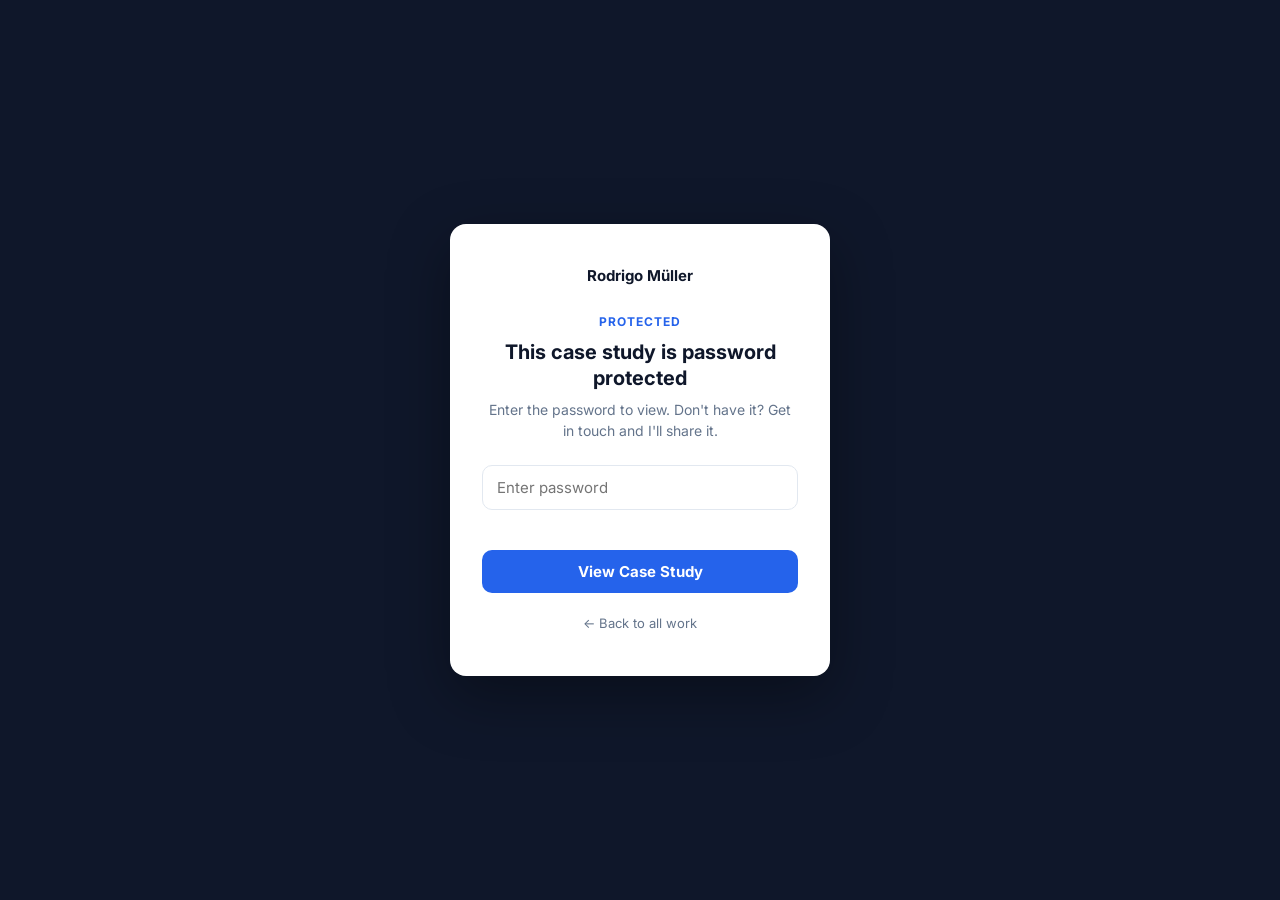
<file: meetings-analytics.html>
<!DOCTYPE html>
<html lang="en" class="locked">
<head>
  <meta charset="UTF-8" />
  <script>if (localStorage.getItem('case-study-access') === '1') { document.documentElement.classList.remove('locked'); }</script>
  <meta name="viewport" content="width=device-width, initial-scale=1.0" />
  <title>Seismic Meetings Analytics — Rodrigo Müller</title>
  <meta name="description" content="How I led the design of Seismic Meetings Analytics — turning raw meeting data into coaching insights for enterprise sales leaders." />
  <meta name="robots" content="noindex, nofollow" />
  <link rel="stylesheet" href="css/style.css" />
</head>
<body>

  <!-- ===================== PASSWORD GATE ===================== -->
  <div class="pass-gate">
    <div class="pass-gate-box">
      <div class="pass-gate-logo">Rodrigo Müller</div>
      <div class="pass-gate-label">Protected</div>
      <h1 class="pass-gate-title">This case study is password protected</h1>
      <p class="pass-gate-sub">Enter the password to view. Don't have it? Get in touch and I'll share it.</p>
      <form class="pass-gate-form" id="passGateForm" autocomplete="off">
        <input type="password" class="pass-gate-input" id="passGateInput" placeholder="Enter password" autocomplete="off" />
        <div class="pass-gate-error" id="passGateError"></div>
        <button type="submit" class="pass-gate-btn">View Case Study</button>
      </form>
      <a href="case-studies.html" class="pass-gate-back">← Back to all work</a>
    </div>
  </div>

  <div class="scroll-progress" id="scrollProgress"></div>

  <!-- ===================== NAVIGATION ===================== -->
  <nav class="nav" id="nav">
    <div class="container">
      <a href="index.html" class="nav-logo">Rodrigo Müller</a>
      <ul class="nav-links" id="navLinks">
        <li><a href="index.html" class="nav-link" data-page="index.html">Home</a></li>
        <li><a href="case-studies.html" class="nav-link" data-page="case-studies.html">Work</a></li>
        <li><a href="about.html" class="nav-link" data-page="about.html">About</a></li>
        <li><a href="resume.html" class="nav-link" data-page="resume.html">Resume</a></li>
        <li><a href="mailto:rocomu8@gmail.com" class="nav-cta">Contact</a></li>
      </ul>
      <button class="nav-mobile-toggle" id="navToggle" aria-label="Toggle menu" aria-expanded="false">
        <span></span><span></span><span></span>
      </button>
    </div>
  </nav>

  <!-- ===================== CASE HERO ===================== -->
  <header class="case-hero">
    <div class="container case-hero-inner">
      <div class="case-breadcrumb">
        <a href="case-studies.html">Work</a>
        <span>›</span>
        <span>Seismic Meetings Analytics</span>
      </div>
      <span class="section-label" style="color: rgba(255,255,255,0.4);">Data · Strategy · UX</span>
      <h1 class="case-hero-title">What happens after the meeting?<br>The answer is in the data.</h1>
      <p class="case-hero-brief">
        Sales leaders had mountains of meeting data but no clear way to act on it. I led a team
        to define which metrics actually matter for sales performance, then designed a dashboard
        that turns behavioral data into coaching opportunities — empowering managers to help their
        teams close more deals.
      </p>
      <div class="case-meta-bar">
        <div class="case-meta-item">
          <div class="case-meta-label">My Role</div>
          <div class="case-meta-value">Product Design Manager</div>
        </div>
        <div class="case-meta-item">
          <div class="case-meta-label">Team</div>
          <div class="case-meta-value">2 Senior Designers<br>1 Product Manager</div>
        </div>
        <div class="case-meta-item">
          <div class="case-meta-label">Scope</div>
          <div class="case-meta-value">Strategy → Research → Design → Ship</div>
        </div>
        <div class="case-meta-item">
          <div class="case-meta-label">Company</div>
          <div class="case-meta-value">Seismic Software</div>
        </div>
      </div>
    </div>
  </header>

  <!-- ===================== CASE BODY ===================== -->
  <article class="case-body">
    <div class="container">

      <!-- Business Impact -->
      <div class="case-section fade-up">
        <div class="case-section-label">Business Impact</div>
        <h2 class="case-section-title">Three outcomes that drove investment</h2>
        <div class="result-list stagger">
          <div class="result-item">
            <div class="result-item-text">Optimize sales processes by identifying performance gaps through meeting behavior data</div>
          </div>
          <div class="result-item">
            <div class="result-item-text">Maximize content effectiveness with insights on winning content and areas for improvement</div>
          </div>
          <div class="result-item">
            <div class="result-item-text">Identify training opportunities and suggest content based on meeting outcomes and engagement patterns</div>
          </div>
        </div>
      </div>

      <div class="divider"></div>

      <!-- The Problem -->
      <div class="case-section fade-up">
        <div class="case-section-label">The Challenge</div>
        <h2 class="case-section-title">Data without insight is just noise</h2>
        <p>
          The relentless pursuit of closing deals keeps sellers in a constant meeting marathon.
          Sales managers craved insights into team performance, while enablers wanted to understand
          content usage and effectiveness. Seismic solves this by going beyond attendance data —
          offering a wealth of insights to improve content and engagement.
        </p>
        <p>
          By tracking beyond attendance (slides viewed, time per segment, questions asked, seller
          behavior), analytics can empower sellers and managers to understand material effectiveness
          and seller adherence to talk tracks. The goal: equip them with tools to help their teams
          thrive.
        </p>
      </div>

      <!-- My Leadership Role -->
      <div class="case-section fade-up">
        <div class="case-section-label">My Role as Design Leader</div>
        <h2 class="case-section-title">Setting up the team for the right problem</h2>
        <p>
          As Product Design Manager, I led the initiative to empower Sales Managers and Enablers
          to understand team performance and content effectiveness during meetings. My primary
          contribution was ensuring deep user research informed the data model — so the dashboard
          presented actionable insights, not just raw numbers.
        </p>
        <p>
          I directed the team's stakeholder access, making sure we were talking to the right people
          (Sales Managers and Seismic's top Enablers) and asking the right questions. From there,
          I guided the transition from research insights to information architecture, then oversaw
          design quality through to launch.
        </p>
      </div>

      <div class="divider"></div>

      <!-- Discovery -->
      <div class="case-section fade-up">
        <div class="case-section-label">Discovery</div>
        <h2 class="case-section-title">Going deep before going wide</h2>
        <div class="process-steps stagger">
          <div class="process-step">
            <div class="process-step-num">01 · Problem Framing</div>
            <div class="process-step-title">Main Task</div>
            <div class="process-step-desc">Design a data-rich dashboard for Seismic Meetings, empowering Sales Managers and Enablers to analyze team performance and content engagement — driving data-backed optimization.</div>
          </div>
          <div class="process-step">
            <div class="process-step-num">02 · Research</div>
            <div class="process-step-title">Deep Dive</div>
            <div class="process-step-desc">Collaborated with Seismic's top Enablers and Sales Managers. We conducted in-depth user research to understand their specific needs for analyzing team performance and content engagement — exploring their workflows and pain points.</div>
          </div>
          <div class="process-step">
            <div class="process-step-num">03 · Synthesis</div>
            <div class="process-step-title">Ideation</div>
            <div class="process-step-desc">Leveraging our user research, we synthesized key findings to define the core goals of the dashboard — identifying measurement methods and designing a user-friendly presentation that facilitates data comprehension and action.</div>
          </div>
        </div>
      </div>

      <!-- Design Work -->
      <div class="case-section fade-up">
        <div class="case-section-label">Design Process</div>
        <h2 class="case-section-title">From data model to actionable UI</h2>
        <p>
          The core design challenge was deciding which metrics to surface and how to present them
          without overwhelming the user. We worked closely with data stakeholders to understand what
          was measurable, then made editorial decisions about what was actually useful.
        </p>
        <p>
          Our team explored multiple approaches to data visualization — from graph explorers to
          tabular formats — ultimately landing on a layout that made the most critical information
          immediately scannable for busy sales managers.
        </p>

        <button type="button" class="case-image-block case-image-zoom" data-caption="Exploring which measures, dimensions, and graph types were worth surfacing before committing to a layout." aria-label="Enlarge image: analytics design explorations">
          <img src="assets/img/analytics-explorations.png" alt="Analytics design explorations — measures, dimensions, graph options" />
          <span class="case-image-zoom-hint" aria-hidden="true">Click to enlarge</span>
        </button>
        <button type="button" class="case-image-block case-image-zoom" data-caption="The topics view inside the graph explorer — one of the directions we tested for scannability." aria-label="Enlarge image: analytics graph explorer topics view">
          <img src="assets/img/analytics-topics.png" alt="Analytics graph explorer — topics view" />
          <span class="case-image-zoom-hint" aria-hidden="true">Click to enlarge</span>
        </button>
      </div>

      <div class="divider"></div>

      <!-- Results -->
      <div class="case-section fade-up">
        <div class="case-section-label">Results</div>
        <h2 class="case-section-title">A dashboard that earned its place in the platform</h2>
        <p>
          The Meetings Analytics dashboard shipped and was quickly adopted by Sales Managers and
          Enablers who had long wanted better visibility into what was happening in their teams'
          meetings. The product opened a new analytics category for Seismic, validating the
          investment in meeting intelligence.
        </p>

        <button type="button" class="case-image-block case-image-zoom" data-caption="The people performance dashboard — the view a sales manager opens first." aria-label="Enlarge image: Meetings Analytics people performance dashboard">
          <img src="assets/img/analytics-people.png" alt="Meetings Analytics — people performance dashboard" />
          <span class="case-image-zoom-hint" aria-hidden="true">Click to enlarge</span>
        </button>
        <div class="case-image-grid">
          <button type="button" class="case-image-block case-image-zoom" data-caption="Content effectiveness — which assets are actually landing in meetings." aria-label="Enlarge image: analytics content effectiveness">
            <img src="assets/img/analytics-content.png" alt="Analytics — content effectiveness" />
            <span class="case-image-zoom-hint" aria-hidden="true">Click to enlarge</span>
          </button>
          <button type="button" class="case-image-block case-image-zoom" data-caption="Content usage rolled up at the meeting level." aria-label="Enlarge image: analytics meetings content view">
            <img src="assets/img/analytics-meetings-content.png" alt="Analytics — meetings content view" />
            <span class="case-image-zoom-hint" aria-hidden="true">Click to enlarge</span>
          </button>
          <button type="button" class="case-image-block case-image-zoom" data-caption="Drilling into a single meeting's detail." aria-label="Enlarge image: analytics meeting detail view">
            <img src="assets/img/analytics-meeting-detail.png" alt="Analytics — meeting detail view" />
            <span class="case-image-zoom-hint" aria-hidden="true">Click to enlarge</span>
          </button>
          <button type="button" class="case-image-block case-image-zoom" data-caption="Topics breakdown — what's actually being discussed across meetings." aria-label="Enlarge image: analytics topics breakdown">
            <img src="assets/img/analytics-topics.png" alt="Analytics — topics breakdown" />
            <span class="case-image-zoom-hint" aria-hidden="true">Click to enlarge</span>
          </button>
        </div>
      </div>

    </div>
  </article>

  <!-- ===================== NEXT CASE ===================== -->
  <section class="next-case">
    <div class="container">
      <span class="section-label">Next Case Study</span>
      <div class="next-case-title">Seismic for Meetings</div>
      <p class="next-case-sub">Reimagining the full meeting lifecycle with AI for enterprise sales teams</p>
      <a href="seismic-meetings.html" class="btn btn-primary">View Case Study</a>
    </div>
  </section>

  <!-- ===================== FOOTER ===================== -->
  <footer class="footer">
    <div class="container">
      <div class="footer-top">
        <div class="footer-logo">Rodrigo Müller</div>
        <nav class="footer-nav">
          <a href="index.html" class="footer-nav-link">Home</a>
          <a href="case-studies.html" class="footer-nav-link">Work</a>
          <a href="about.html" class="footer-nav-link">About</a>
          <a href="resume.html" class="footer-nav-link">Resume</a>
        </nav>
        <div class="footer-social">
          <a href="https://www.linkedin.com/in/rodmuller/" class="social-btn" target="_blank" rel="noopener" aria-label="LinkedIn">
            <svg width="16" height="16" viewBox="0 0 24 24" fill="currentColor"><path d="M20.447 20.452h-3.554v-5.569c0-1.328-.027-3.037-1.852-3.037-1.853 0-2.136 1.445-2.136 2.939v5.667H9.351V9h3.414v1.561h.046c.477-.9 1.637-1.85 3.37-1.85 3.601 0 4.267 2.37 4.267 5.455v6.286zM5.337 7.433a2.062 2.062 0 01-2.063-2.065 2.064 2.064 0 112.063 2.065zm1.782 13.019H3.555V9h3.564v11.452zM22.225 0H1.771C.792 0 0 .774 0 1.729v20.542C0 23.227.792 24 1.771 24h20.451C23.2 24 24 23.227 24 22.271V1.729C24 .774 23.2 0 22.222 0h.003z"/></svg>
          </a>
        </div>
      </div>
      <div class="footer-bottom">
        <p class="footer-copy">© <span id="year"></span> Rodrigo Müller. All rights reserved.</p>
      </div>
    </div>
  </footer>

  <script src="js/main.js?v=5"></script>
  <script src="js/passgate.js?v=1"></script>
</body>
</html>
</file>
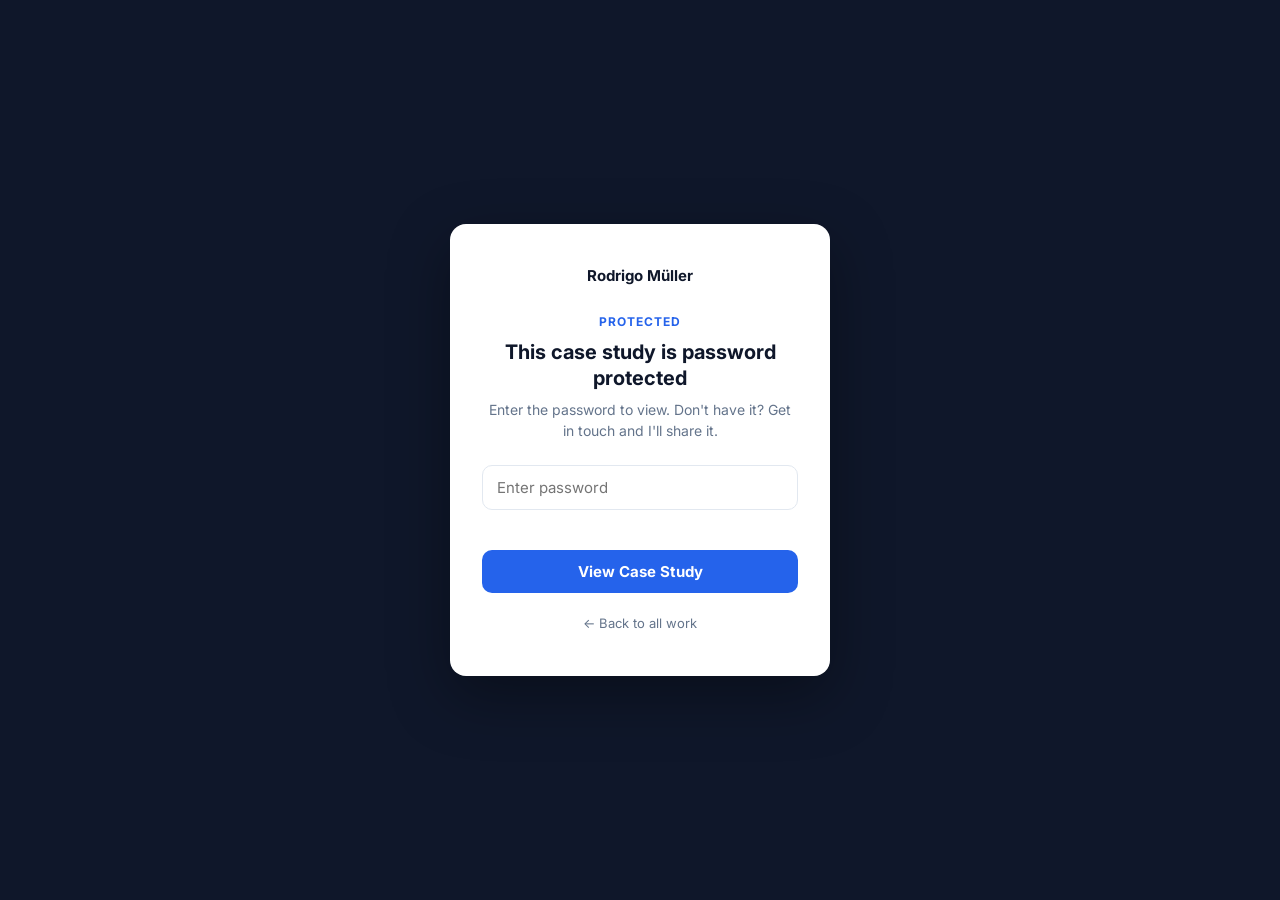
<file: partner-enablement-network.html>
<!DOCTYPE html>
<html lang="en" class="locked">
<head>
  <meta charset="UTF-8" />
  <script>if (localStorage.getItem('case-study-access') === '1') { document.documentElement.classList.remove('locked'); }</script>
  <meta name="viewport" content="width=device-width, initial-scale=1.0" />
  <title>Partner Enablement Network — Rodrigo Müller</title>
  <meta name="description" content="How I led design strategy for Partner Enablement Network — a two-sided content distribution network connecting the financial services ecosystem." />
  <meta name="robots" content="noindex, nofollow" />
  <link rel="stylesheet" href="css/style.css" />
</head>
<body>

  <!-- ===================== PASSWORD GATE ===================== -->
  <div class="pass-gate">
    <div class="pass-gate-box">
      <div class="pass-gate-logo">Rodrigo Müller</div>
      <div class="pass-gate-label">Protected</div>
      <h1 class="pass-gate-title">This case study is password protected</h1>
      <p class="pass-gate-sub">Enter the password to view. Don't have it? Get in touch and I'll share it.</p>
      <form class="pass-gate-form" id="passGateForm" autocomplete="off">
        <input type="password" class="pass-gate-input" id="passGateInput" placeholder="Enter password" autocomplete="off" />
        <div class="pass-gate-error" id="passGateError"></div>
        <button type="submit" class="pass-gate-btn">View Case Study</button>
      </form>
      <a href="case-studies.html" class="pass-gate-back">← Back to all work</a>
    </div>
  </div>

  <div class="scroll-progress" id="scrollProgress"></div>

  <!-- ===================== NAVIGATION ===================== -->
  <nav class="nav" id="nav">
    <div class="container">
      <a href="index.html" class="nav-logo">Rodrigo Müller</a>
      <ul class="nav-links" id="navLinks">
        <li><a href="index.html" class="nav-link" data-page="index.html">Home</a></li>
        <li><a href="case-studies.html" class="nav-link" data-page="case-studies.html">Work</a></li>
        <li><a href="about.html" class="nav-link" data-page="about.html">About</a></li>
        <li><a href="resume.html" class="nav-link" data-page="resume.html">Resume</a></li>
        <li><a href="mailto:rocomu8@gmail.com" class="nav-cta">Contact</a></li>
      </ul>
      <button class="nav-mobile-toggle" id="navToggle" aria-label="Toggle menu" aria-expanded="false">
        <span></span><span></span><span></span>
      </button>
    </div>
  </nav>

  <!-- ===================== CASE HERO ===================== -->
  <header class="case-hero case-hero--pen">
    <div class="container case-hero-inner">
      <div class="case-breadcrumb">
        <a href="case-studies.html">Work</a>
        <span>›</span>
        <span>Partner Enablement Network</span>
      </div>
      <span class="section-label" style="color: rgba(255,255,255,0.4);">Design Strategy · Two-Sided Network · Financial Services</span>
      <h1 class="case-hero-title">Designing the layer that<br>connects an entire industry</h1>
      <p class="case-hero-brief">
        In financial services, the firms that shape advisor success operate as one deeply
        interconnected ecosystem — but compliant content still moves between them through
        manual, fragmented, unmeasurable channels. I led the design strategy and end-to-end
        experience for Partner Enablement Network: a governed distribution layer that connects
        partner firms, gets the right content to advisors faster, and gives every firm visibility
        into what is actually being used.
      </p>
      <div class="case-meta-bar">
        <div class="case-meta-item">
          <div class="case-meta-label">My Role</div>
          <div class="case-meta-value">Design Strategy &amp; Lead Designer<br>(End-to-end experience)</div>
        </div>
        <div class="case-meta-item">
          <div class="case-meta-label">Partnership</div>
          <div class="case-meta-value">Product Management<br>Engineering · GTM · Compliance</div>
        </div>
        <div class="case-meta-item">
          <div class="case-meta-label">Scope</div>
          <div class="case-meta-value">Strategy → Discovery → 10 End-to-End Flows → Pilot</div>
        </div>
        <div class="case-meta-item">
          <div class="case-meta-label">Status</div>
          <div class="case-meta-value">Early access → general availability</div>
        </div>
      </div>
    </div>
  </header>

  <!-- ===================== CASE BODY ===================== -->
  <article class="case-body">
    <div class="container">

      <!-- Business Impact -->
      <div class="case-section fade-up">
        <div class="case-section-label">Strategic Scope</div>
        <h2 class="case-section-title">A network play, not a feature</h2>
        <div class="impact-grid stagger">
          <div class="impact-card">
            <div class="impact-number" style="font-size: 28px;">Cross-Firm</div>
            <div class="impact-label">Governed distribution network spanning asset managers and wealth firms</div>
          </div>
          <div class="impact-card">
            <div class="impact-number">10</div>
            <div class="impact-label">End-to-end flows designed across both sides of the network</div>
          </div>
          <div class="impact-card">
            <div class="impact-number">EA</div>
            <div class="impact-label">Content approvals in early access, tracking toward general availability</div>
          </div>
        </div>
      </div>

      <div class="divider"></div>

      <!-- The Challenge -->
      <div class="case-section fade-up">
        <div class="case-section-label">The Challenge</div>
        <h2 class="case-section-title">A structural problem no single product could solve</h2>
        <p>
          Asset managers, wealth firms, insurers, retirement providers, banks and fintechs all
          depend on each other. Asset managers produce the market commentary, investment
          strategies and client-ready material that advisors rely on. Wealth firms decide what
          their advisors are permitted to use. Both sides need that exchange to be compliant,
          auditable and fast — and today it happens through incumbent third-party tools, email,
          and manual approval chains that neither side can measure.
        </p>
        <p>
          The design problem was harder than a normal product problem for one reason: there is
          no single user. A content marketer at an asset management firm and a financial advisor
          at a wealth firm have opposite incentives. One wants maximum reach for their material.
          The other is drowning in it. Designing for either one alone would have broken the
          network for the other.
        </p>
        <p>
          There was a third constraint that shaped everything: roughly half of the partner firms
          in the target ecosystem were not platform customers at all. If participation required
          buying the full platform, the network would never reach the density that makes a
          network valuable.
        </p>

        <button type="button" class="case-image-block case-image-zoom" data-caption="The network as a source firm sees it — inbound partnership requests to accept, the firms already connected for sending and receiving content, and a directory to discover new ones." aria-label="Enlarge image: the Partner Enablement Network home page">
          <img src="assets/img/PEN-Home.png" alt="Partner Enablement Network home page showing inbound partnership requests from wealth management firms, active connections for sending and receiving content, and an Explore Partners directory to discover and request new connections" />
          <span class="case-image-zoom-hint" aria-hidden="true">Click to enlarge</span>
        </button>
        <p style="margin-top: 20px; font-size: 14px; color: var(--text-muted);">
          Network density was the entire value proposition, so this view — who you are already
          connected to, who wants to connect, and who else is out there — had to be the front
          door, not a settings page.
        </p>
      </div>

      <!-- My Leadership Role -->
      <div class="case-section fade-up">
        <div class="case-section-label">My Role as Design Leader</div>
        <h2 class="case-section-title">Owning the strategy, not just the screens</h2>
        <p>
          I set the design strategy for Partner Enablement Network alongside my product and
          engineering counterparts, and led the design of the end-to-end experience myself.
          That meant working at two altitudes at once: shaping what the product needed to become
          for the business case to hold, and then designing the ten flows that would actually
          deliver it.
        </p>
        <p>
          I also helped build the go-to-market strategy deck that secured investment in the
          initiative. That mattered more than it sounds. Design was in the room where the
          commercial model, the phasing, and the target segments were decided — which meant the
          experience and the business strategy were shaped against each other rather than handed
          down in sequence.
        </p>
        <p>
          The clearest example: the requirement for a submission portal that lets non-customer
          firms participate in the network without buying the platform did not come out of a
          feature backlog. It came from recognizing that network density was the entire value
          proposition, and that our onboarding experience was the thing standing in its way.
        </p>

        <button type="button" class="case-image-block case-image-zoom" data-caption="The submission portal itself — the thing that let non-customer firms participate without buying the platform, built from a requirement design surfaced rather than received." aria-label="Enlarge image: the content upload form">
          <img src="assets/img/PEN-upload-form.png" alt="Content upload form capturing title, classification, and compliance metadata including submitter name, registered reviewer, previous approval code, content expiration, accessibility level, FINRA filing status, and the partner firms to distribute to" />
          <span class="case-image-zoom-hint" aria-hidden="true">Click to enlarge</span>
        </button>
        <p style="margin-top: 20px; font-size: 14px; color: var(--text-muted);">
          Compliance metadata is captured at the moment of contribution — registered reviewer,
          prior approval code, expiration, accessibility level, regulatory filing evidence — so it
          travels with the content instead of being reconstructed at every firm it reaches.
        </p>
      </div>

      <div class="divider"></div>

      <!-- Discovery -->
      <div class="case-section fade-up">
        <div class="case-section-label">Approach</div>
        <h2 class="case-section-title">Designing both sides of a two-sided network</h2>
        <p>
          I structured the work around the two participants rather than around screens. Every
          flow had to answer a question for the source firm distributing content, the target firm
          governing it, or the advisor consuming it — and no flow could be optimized for one at
          the expense of another.
        </p>
        <div class="process-steps stagger">
          <div class="process-step">
            <div class="process-step-num">01 · Source</div>
            <div class="process-step-title">Distributing with confidence</div>
            <div class="process-step-desc">Company profile setup, partner discovery and request flows, and sync configuration — so a firm can find the right partners, establish a connection, and control exactly what flows across it.</div>
          </div>
          <div class="process-step">
            <div class="process-step-num">02 · Target</div>
            <div class="process-step-title">Governing without friction</div>
            <div class="process-step-desc">Destination mapping, profile setup and content approvals — including nested cross-tenant conversations, so review happens in context instead of scattered across email threads.</div>
          </div>
          <div class="process-step">
            <div class="process-step-num">03 · Advisor</div>
            <div class="process-step-title">Relevance over volume</div>
            <div class="process-step-desc">Partner content discovery driven by advisor preferences and portfolio context, so opening the network makes an advisor's day easier rather than burying them in partner material.</div>
          </div>
        </div>

        <div class="case-image-wide">
          <div class="case-image-grid case-image-grid--three">
            <button type="button" class="case-image-block case-image-zoom" data-caption="Company profile setup — the authorized contacts a partner firm registers before content can flow to or from them." aria-label="Enlarge image: a partner's company profile and contacts">
              <img src="assets/img/PEN-Company Profile.png" alt="Partner company profile showing company information and a table of authorized company contacts with name, email, job title, and LinkedIn profile" />
              <span class="case-image-zoom-hint" aria-hidden="true">Click to enlarge</span>
            </button>
            <button type="button" class="case-image-block case-image-zoom" data-caption="Partner discovery — browsing and requesting a connection to a firm not yet in the network." aria-label="Enlarge image: the Explore Partners directory">
              <img src="assets/img/PEN-Explore Partners.png" alt="Explore Partners directory showing a searchable grid of partner firms with connection status and Request or More info actions" />
              <span class="case-image-zoom-hint" aria-hidden="true">Click to enlarge</span>
            </button>
            <button type="button" class="case-image-block case-image-zoom" data-caption="Sync configuration — a source firm controlling exactly what content reaches a given partner, rule by rule." aria-label="Enlarge image: content sync rule configuration">
              <img src="assets/img/PEN-Sync Config.png" alt="Content sync rule configuration for a partner connection, showing conditional rules that determine which content in a profile gets synced to that partner" />
              <span class="case-image-zoom-hint" aria-hidden="true">Click to enlarge</span>
            </button>
          </div>
          <p class="case-image-wide-caption">
            The source side end to end — set up who you are, find who to connect with, then
            control precisely what flows across that connection once it exists.
          </p>
        </div>
      </div>

      <!-- The hard problem -->
      <div class="case-section fade-up">
        <div class="case-section-label">The Hard Problem</div>
        <h2 class="case-section-title">Making AI useful without making it unaccountable</h2>
        <p>
          The most difficult surface was content selection. An advisor preparing for a client
          meeting needs the right slides — but "right" depends on the client's holdings, their
          risk tolerance, the advisor's own preferences, which asset managers are actually in
          that portfolio, and what the firm's compliance team has approved for use. That is a
          large amount of context to resolve, and resolving it badly in a regulated environment
          is not a usability problem, it is a liability.
        </p>
        <p>
          The design principle I set for the team was that AI proposes and the human disposes.
          The system does the work of narrowing a vast partner catalog down to what is relevant
          and approved, and it shows why it made those choices — but the advisor stays the
          decision-maker, and every recommendation stays inside the compliance boundary the firm
          defined. Relevance and governance had to be one system, not a feature layered over a
          filter.
        </p>

        <button type="button" class="case-image-block case-image-zoom" data-caption="One content item does not have one status. It has a status per partner firm — version 1.0 in review at one, version 3.0 published at another, each carrying its own approval code." aria-label="Enlarge image: content status across partner firms">
          <img src="assets/img/PEN-Content list.png" alt="Partner Enablement Network content status list showing each synced item, the partner firm it synced to, its version, sync status, per-partner version status, publish date, and approval code" />
          <span class="case-image-zoom-hint" aria-hidden="true">Click to enlarge</span>
        </button>
        <p style="margin-top: 20px; font-size: 14px; color: var(--text-muted);">
          One content item does not have one status. It has a status per partner firm — version
          1.0 in review at one, version 3.0 published at another, each carrying its own approval
          code.
        </p>
      </div>

      <div class="divider"></div>

      <!-- Governance across tenants -->
      <div class="case-section fade-up">
        <div class="case-section-label">Governance Across Tenants</div>
        <h2 class="case-section-title">Reusing the platform's compliance model instead of inventing another</h2>
        <p>
          A network that moves regulated content between firms needs approval built into it. The
          tempting path was to build PEN its own approval flow, since its situation looks
          special: content crosses company boundaries, and the same document can be approved at
          one firm and rejected at another.
        </p>
        <p>
          We did the opposite. PEN submits into the same governance service the rest of the
          platform uses. A partner submission gets a submission ID, a reviewer, an activity
          trail, and a state — the identical model behind approvals everywhere else. What PEN
          adds is only what is genuinely different: the cross-tenant relationship, and the fact
          that status is per partner rather than global.
        </p>
        <p>
          That decision is easy to describe and was not easy to hold. It meant PEN's timeline
          took a dependency on a platform service, and it meant negotiating rather than building
          around it. But an approval flow that only PEN understood would have become a second
          compliance model to maintain, and a reviewer would have had to learn two systems to do
          one job.
        </p>
        <button type="button" class="case-image-block case-image-zoom" data-caption="The submission detail inside PEN — same compliance card, same reviewer model, same activity trail as every other approval on the platform." aria-label="Enlarge image: the partner content submission detail panel">
          <img src="assets/img/PEN-Submitter card.png" alt="Content status list with a submission detail panel open, showing the compliance card in the Submitted state, an unassigned reviewer, the submitter's comment with attached FINRA letter and transcript, submission details, and the activity log" />
          <span class="case-image-zoom-hint" aria-hidden="true">Click to enlarge</span>
        </button>
        <p style="margin-top: 20px; font-size: 14px; color: var(--text-muted);">
          The submission detail inside PEN — same submission object, same reviewer model, same
          activity trail as every other approval on the platform.
        </p>
      </div>

      <!-- The evidence chain -->
      <div class="case-section fade-up">
        <div class="case-section-label">The Hard Part</div>
        <h2 class="case-section-title">An approval has to survive leaving the building</h2>
        <p>
          Inside one company, an approval can be a status on a record. Across companies it has to
          be evidence. If a regulator asks a wealth firm why its advisors were distributing a
          particular piece of partner material, "our system said it was approved" is not an
          answer. The firm needs to show who approved it, when, on what version, against what
          supporting documentation, and what was said in the process.
        </p>
        <p>
          That reframed a set of features that would otherwise look like small additions. Approval
          notes had to be visible to both the submitting and reviewing firm, not just internally.
          Regulatory filing letters attached at submission had to be retained, not just uploaded.
          Reviewer markups returned as attachments on threaded replies had to be retained too.
          Every approved item needed a system-generated approval code appended to it and surfaced
          on both sides. And the conversation itself — threaded, spanning two tenants — became a
          record subject to retention rather than a chat feature.
        </p>
        <p>
          Designing threaded discussion across a company boundary was the subtlest part. Two
          organizations need to talk about a document without either one leaking internal
          context to the other, while producing a single auditable thread both can point to
          later. Getting the boundary between shared and internal right mattered more than any
          of the interface decisions around it.
        </p>
      </div>

      <div class="divider"></div>

      <!-- Reflection -->
      <div class="case-section fade-up">
        <div class="case-section-label">What I Took From It</div>
        <h2 class="case-section-title">Design earns its seat by shaping the bet</h2>
        <p>
          The lesson I keep from this one is about where design belongs. The most valuable
          contribution I made was not a screen — it was arguing, early and with evidence, that
          the network only works if the firms outside our customer base can participate. That
          reframed the product and the commercial model together.
        </p>
        <p>
          It is also the clearest case I have for designing systems rather than surfaces. Ten
          flows, two opposed sets of incentives, and a regulatory constraint that could not bend.
          Getting that to cohere is the part of the work I want more of.
        </p>
      </div>

    </div>
  </article>

  <!-- ===================== NEXT CASE ===================== -->
  <section class="next-case">
    <div class="container">
      <span class="section-label">Next Case Study</span>
      <div class="next-case-title">Seismic Social</div>
      <p class="next-case-sub">Modernizing an acquired tool into an embedded, compliance-by-design experience</p>
      <a href="seismic-social.html" class="btn btn-primary">View Case Study</a>
    </div>
  </section>

  <!-- ===================== FOOTER ===================== -->
  <footer class="footer">
    <div class="container">
      <div class="footer-top">
        <div class="footer-logo">Rodrigo Müller</div>
        <nav class="footer-nav">
          <a href="index.html" class="footer-nav-link">Home</a>
          <a href="case-studies.html" class="footer-nav-link">Work</a>
          <a href="about.html" class="footer-nav-link">About</a>
          <a href="resume.html" class="footer-nav-link">Resume</a>
        </nav>
        <div class="footer-social">
          <a href="https://www.linkedin.com/in/rodmuller/" class="social-btn" target="_blank" rel="noopener" aria-label="LinkedIn">
            <svg width="16" height="16" viewBox="0 0 24 24" fill="currentColor"><path d="M20.447 20.452h-3.554v-5.569c0-1.328-.027-3.037-1.852-3.037-1.853 0-2.136 1.445-2.136 2.939v5.667H9.351V9h3.414v1.561h.046c.477-.9 1.637-1.85 3.37-1.85 3.601 0 4.267 2.37 4.267 5.455v6.286zM5.337 7.433a2.062 2.062 0 01-2.063-2.065 2.064 2.064 0 112.063 2.065zm1.782 13.019H3.555V9h3.564v11.452zM22.225 0H1.771C.792 0 0 .774 0 1.729v20.542C0 23.227.792 24 1.771 24h20.451C23.2 24 24 23.227 24 22.271V1.729C24 .774 23.2 0 22.222 0h.003z"/></svg>
          </a>
        </div>
      </div>
      <div class="footer-bottom">
        <p class="footer-copy">© <span id="year"></span> Rodrigo Müller. All rights reserved.</p>
      </div>
    </div>
  </footer>

  <script src="js/main.js?v=5"></script>
  <script src="js/passgate.js?v=1"></script>
</body>
</html>
</file>
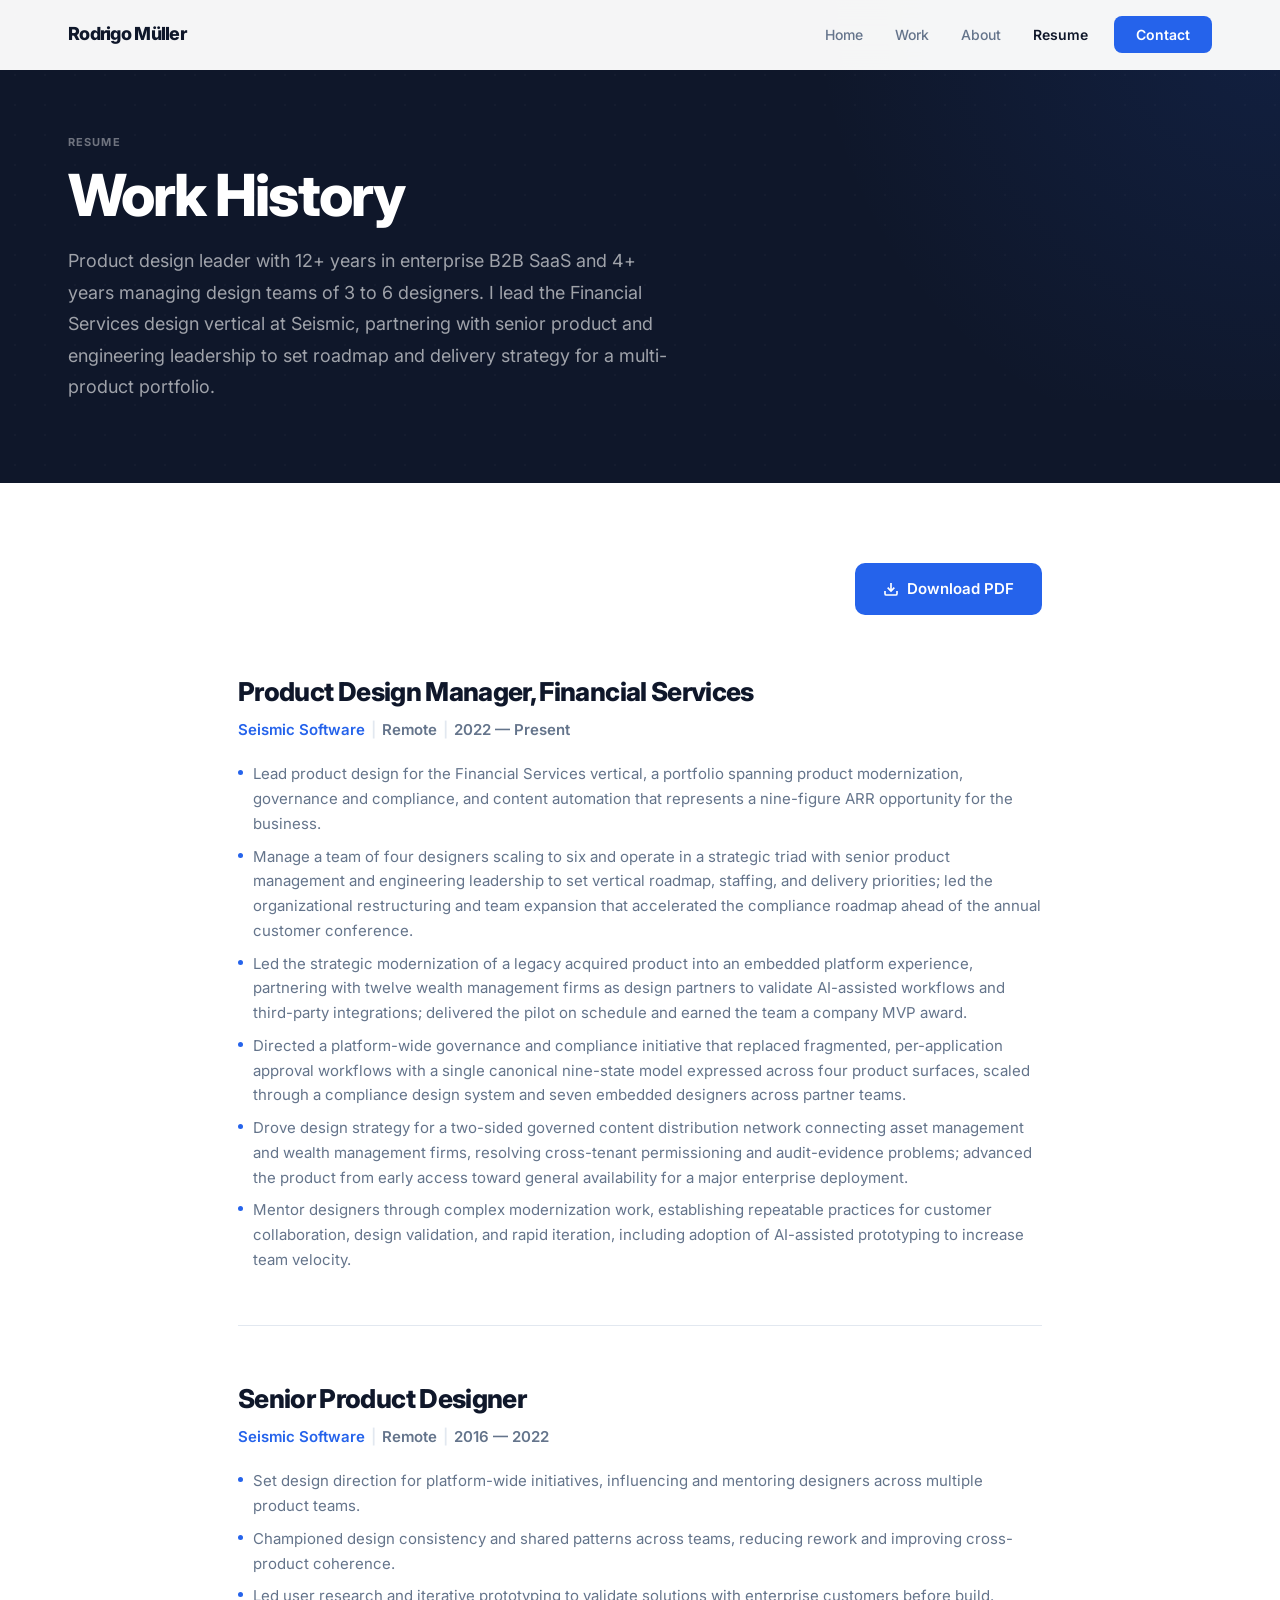
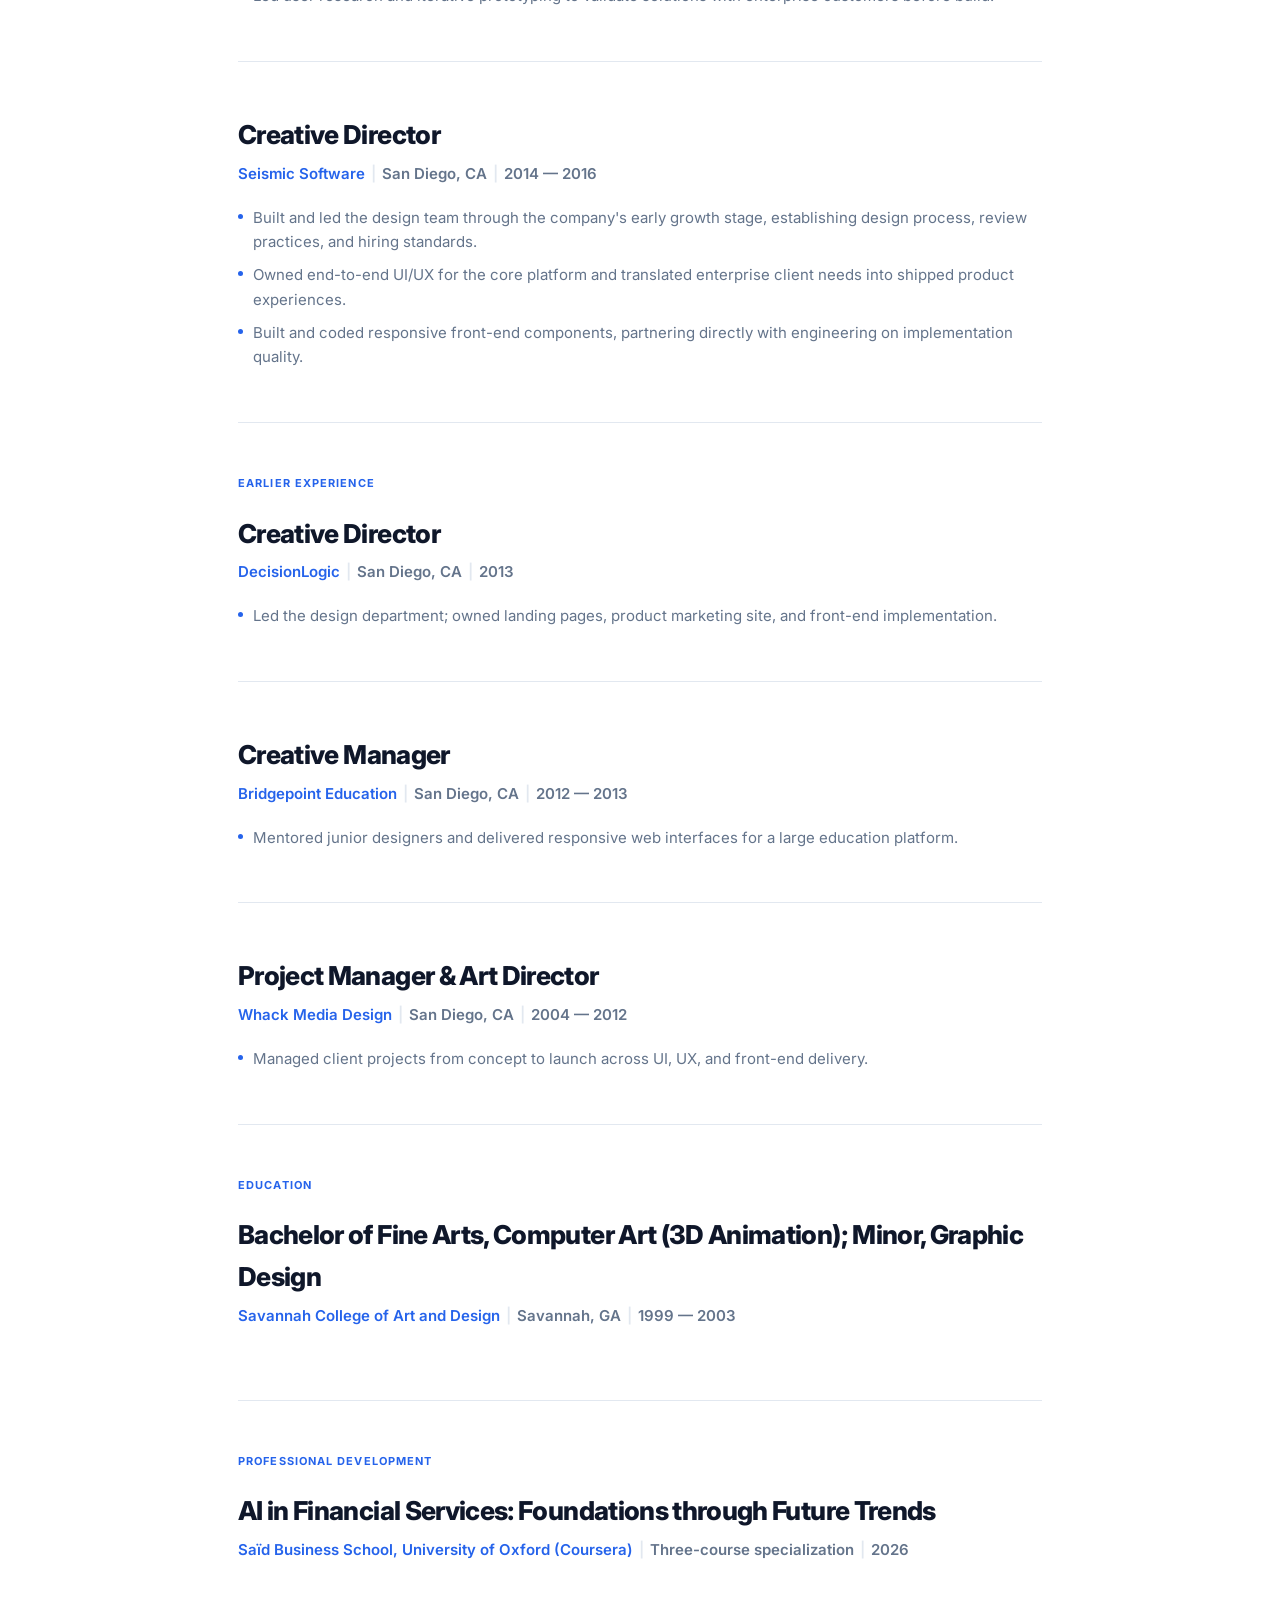
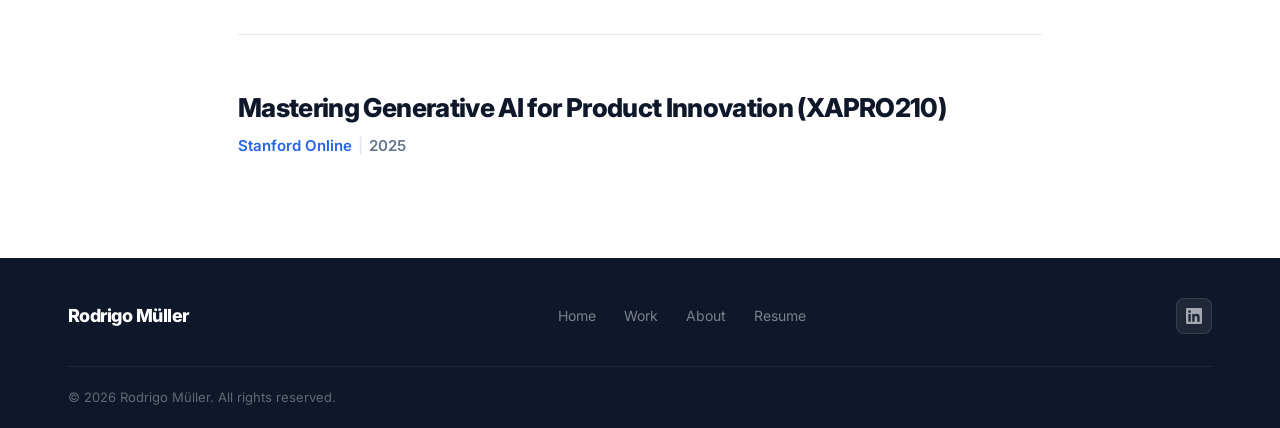
<file: resume.html>
<!DOCTYPE html>
<html lang="en">
<head>
  <meta charset="UTF-8" />
  <meta name="viewport" content="width=device-width, initial-scale=1.0" />
  <title>Resume — Rodrigo Müller</title>
  <meta name="description" content="Resume of Rodrigo Müller — product design leader in Financial Services at Seismic. 12+ years in enterprise B2B SaaS, 4+ years managing design teams." />
  <meta name="robots" content="noindex, nofollow" />
  <link rel="stylesheet" href="css/style.css" />
</head>
<body>

  <!-- ===================== NAVIGATION ===================== -->
  <nav class="nav" id="nav">
    <div class="container">
      <a href="index.html" class="nav-logo">Rodrigo Müller</a>
      <ul class="nav-links" id="navLinks">
        <li><a href="index.html" class="nav-link" data-page="index.html">Home</a></li>
        <li><a href="case-studies.html" class="nav-link" data-page="case-studies.html">Work</a></li>
        <li><a href="about.html" class="nav-link" data-page="about.html">About</a></li>
        <li><a href="resume.html" class="nav-link" data-page="resume.html">Resume</a></li>
        <li><a href="mailto:rocomu8@gmail.com" class="nav-cta">Contact</a></li>
      </ul>
      <button class="nav-mobile-toggle" id="navToggle" aria-label="Toggle menu" aria-expanded="false">
        <span></span><span></span><span></span>
      </button>
    </div>
  </nav>

  <!-- ===================== PAGE HERO ===================== -->
  <section class="page-hero">
    <div class="container">
      <span class="section-label">Resume</span>
      <h1 class="page-hero-title">Work History</h1>
      <p class="page-hero-subtitle">
        Product design leader with 12+ years in enterprise B2B SaaS and 4+ years managing design
        teams of 3 to 6 designers. I lead the Financial Services design vertical at Seismic,
        partnering with senior product and engineering leadership to set roadmap and delivery
        strategy for a multi-product portfolio.
      </p>
    </div>
  </section>

  <!-- ===================== RESUME CONTENT ===================== -->
  <section class="resume-section">
    <div class="container">
      <div class="resume-download fade-up">
        <!-- Replace href with the path to your actual PDF resume -->
        <a href="assets/rodrigo-muller-resume.pdf" class="btn btn-primary" download>
          <svg width="16" height="16" viewBox="0 0 24 24" fill="none" stroke="currentColor" stroke-width="2.5"><path d="M21 15v4a2 2 0 01-2 2H5a2 2 0 01-2-2v-4"/><polyline points="7 10 12 15 17 10"/><line x1="12" y1="15" x2="12" y2="3"/></svg>
          Download PDF
        </a>
      </div>

      <div class="stagger">

        <div class="resume-entry">
          <div class="resume-role">Product Design Manager, Financial Services</div>
          <div class="resume-company">
            <span class="resume-company-name">Seismic Software</span>
            <span class="resume-company-sep">|</span>
            Remote
            <span class="resume-company-sep">|</span>
            2022 — Present
          </div>
          <div class="resume-bullets">
            <div class="resume-bullet">Lead product design for the Financial Services vertical, a portfolio spanning product modernization, governance and compliance, and content automation that represents a nine-figure ARR opportunity for the business.</div>
            <div class="resume-bullet">Manage a team of four designers scaling to six and operate in a strategic triad with senior product management and engineering leadership to set vertical roadmap, staffing, and delivery priorities; led the organizational restructuring and team expansion that accelerated the compliance roadmap ahead of the annual customer conference.</div>
            <div class="resume-bullet">Led the strategic modernization of a legacy acquired product into an embedded platform experience, partnering with twelve wealth management firms as design partners to validate AI-assisted workflows and third-party integrations; delivered the pilot on schedule and earned the team a company MVP award.</div>
            <div class="resume-bullet">Directed a platform-wide governance and compliance initiative that replaced fragmented, per-application approval workflows with a single canonical nine-state model expressed across four product surfaces, scaled through a compliance design system and seven embedded designers across partner teams.</div>
            <div class="resume-bullet">Drove design strategy for a two-sided governed content distribution network connecting asset management and wealth management firms, resolving cross-tenant permissioning and audit-evidence problems; advanced the product from early access toward general availability for a major enterprise deployment.</div>
            <div class="resume-bullet">Mentor designers through complex modernization work, establishing repeatable practices for customer collaboration, design validation, and rapid iteration, including adoption of AI-assisted prototyping to increase team velocity.</div>
          </div>
        </div>

        <div class="resume-entry">
          <div class="resume-role">Senior Product Designer</div>
          <div class="resume-company">
            <span class="resume-company-name">Seismic Software</span>
            <span class="resume-company-sep">|</span>
            Remote
            <span class="resume-company-sep">|</span>
            2016 — 2022
          </div>
          <div class="resume-bullets">
            <div class="resume-bullet">Set design direction for platform-wide initiatives, influencing and mentoring designers across multiple product teams.</div>
            <div class="resume-bullet">Championed design consistency and shared patterns across teams, reducing rework and improving cross-product coherence.</div>
            <div class="resume-bullet">Led user research and iterative prototyping to validate solutions with enterprise customers before build.</div>
          </div>
        </div>

        <div class="resume-entry">
          <div class="resume-role">Creative Director</div>
          <div class="resume-company">
            <span class="resume-company-name">Seismic Software</span>
            <span class="resume-company-sep">|</span>
            San Diego, CA
            <span class="resume-company-sep">|</span>
            2014 — 2016
          </div>
          <div class="resume-bullets">
            <div class="resume-bullet">Built and led the design team through the company's early growth stage, establishing design process, review practices, and hiring standards.</div>
            <div class="resume-bullet">Owned end-to-end UI/UX for the core platform and translated enterprise client needs into shipped product experiences.</div>
            <div class="resume-bullet">Built and coded responsive front-end components, partnering directly with engineering on implementation quality.</div>
          </div>
        </div>

        <div class="fade-up" style="margin-bottom: 20px;">
          <span class="section-label">Earlier Experience</span>
        </div>

        <div class="resume-entry">
          <div class="resume-role">Creative Director</div>
          <div class="resume-company">
            <span class="resume-company-name">DecisionLogic</span>
            <span class="resume-company-sep">|</span>
            San Diego, CA
            <span class="resume-company-sep">|</span>
            2013
          </div>
          <div class="resume-bullets">
            <div class="resume-bullet">Led the design department; owned landing pages, product marketing site, and front-end implementation.</div>
          </div>
        </div>

        <div class="resume-entry">
          <div class="resume-role">Creative Manager</div>
          <div class="resume-company">
            <span class="resume-company-name">Bridgepoint Education</span>
            <span class="resume-company-sep">|</span>
            San Diego, CA
            <span class="resume-company-sep">|</span>
            2012 — 2013
          </div>
          <div class="resume-bullets">
            <div class="resume-bullet">Mentored junior designers and delivered responsive web interfaces for a large education platform.</div>
          </div>
        </div>

        <div class="resume-entry">
          <div class="resume-role">Project Manager &amp; Art Director</div>
          <div class="resume-company">
            <span class="resume-company-name">Whack Media Design</span>
            <span class="resume-company-sep">|</span>
            San Diego, CA
            <span class="resume-company-sep">|</span>
            2004 — 2012
          </div>
          <div class="resume-bullets">
            <div class="resume-bullet">Managed client projects from concept to launch across UI, UX, and front-end delivery.</div>
          </div>
        </div>

        <div class="fade-up" style="margin-bottom: 20px;">
          <span class="section-label">Education</span>
        </div>

        <div class="resume-entry">
          <div class="resume-role">Bachelor of Fine Arts, Computer Art (3D Animation); Minor, Graphic Design</div>
          <div class="resume-company">
            <span class="resume-company-name">Savannah College of Art and Design</span>
            <span class="resume-company-sep">|</span>
            Savannah, GA
            <span class="resume-company-sep">|</span>
            1999 — 2003
          </div>
        </div>

        <div class="fade-up" style="margin-bottom: 20px;">
          <span class="section-label">Professional Development</span>
        </div>

        <div class="resume-entry">
          <div class="resume-role">AI in Financial Services: Foundations through Future Trends</div>
          <div class="resume-company">
            <span class="resume-company-name">Saïd Business School, University of Oxford (Coursera)</span>
            <span class="resume-company-sep">|</span>
            Three-course specialization
            <span class="resume-company-sep">|</span>
            2026
          </div>
        </div>

        <div class="resume-entry">
          <div class="resume-role">Mastering Generative AI for Product Innovation (XAPRO210)</div>
          <div class="resume-company">
            <span class="resume-company-name">Stanford Online</span>
            <span class="resume-company-sep">|</span>
            2025
          </div>
        </div>

      </div>
    </div>
  </section>

  <!-- ===================== FOOTER ===================== -->
  <footer class="footer">
    <div class="container">
      <div class="footer-top">
        <div class="footer-logo">Rodrigo Müller</div>
        <nav class="footer-nav">
          <a href="index.html" class="footer-nav-link">Home</a>
          <a href="case-studies.html" class="footer-nav-link">Work</a>
          <a href="about.html" class="footer-nav-link">About</a>
          <a href="resume.html" class="footer-nav-link">Resume</a>
        </nav>
        <div class="footer-social">
          <a href="https://www.linkedin.com/in/rodmuller/" class="social-btn" target="_blank" rel="noopener" aria-label="LinkedIn">
            <svg width="16" height="16" viewBox="0 0 24 24" fill="currentColor"><path d="M20.447 20.452h-3.554v-5.569c0-1.328-.027-3.037-1.852-3.037-1.853 0-2.136 1.445-2.136 2.939v5.667H9.351V9h3.414v1.561h.046c.477-.9 1.637-1.85 3.37-1.85 3.601 0 4.267 2.37 4.267 5.455v6.286zM5.337 7.433a2.062 2.062 0 01-2.063-2.065 2.064 2.064 0 112.063 2.065zm1.782 13.019H3.555V9h3.564v11.452zM22.225 0H1.771C.792 0 0 .774 0 1.729v20.542C0 23.227.792 24 1.771 24h20.451C23.2 24 24 23.227 24 22.271V1.729C24 .774 23.2 0 22.222 0h.003z"/></svg>
          </a>
        </div>
      </div>
      <div class="footer-bottom">
        <p class="footer-copy">© <span id="year"></span> Rodrigo Müller. All rights reserved.</p>
      </div>
    </div>
  </footer>

  <script src="js/main.js?v=5"></script>
</body>
</html>
</file>
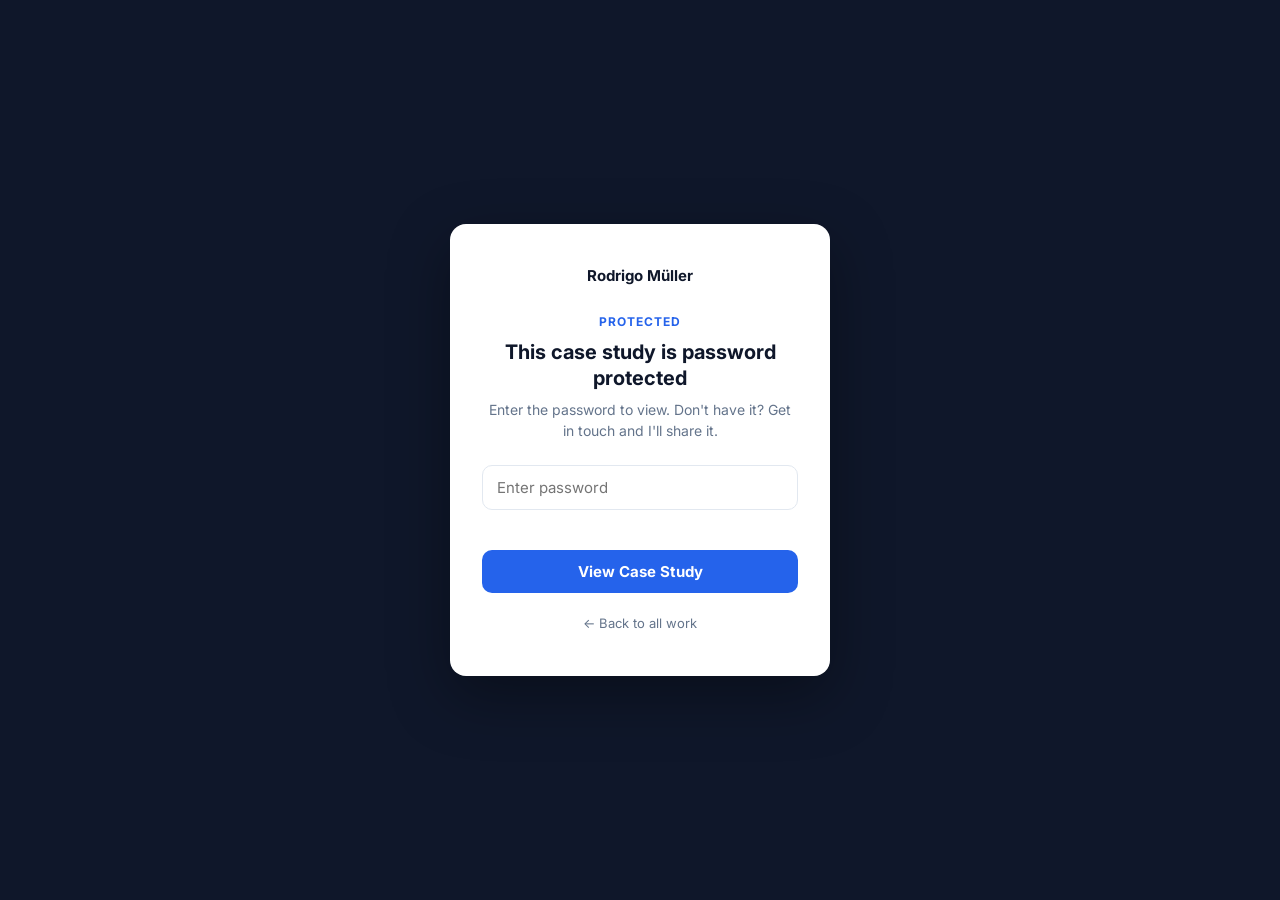
<file: seismic-meetings.html>
<!DOCTYPE html>
<html lang="en" class="locked">
<head>
  <meta charset="UTF-8" />
  <script>if (localStorage.getItem('case-study-access') === '1') { document.documentElement.classList.remove('locked'); }</script>
  <meta name="viewport" content="width=device-width, initial-scale=1.0" />
  <title>Seismic for Meetings — Rodrigo Müller</title>
  <meta name="description" content="How I led the end-to-end design of Seismic for Meetings — an AI-powered tool that reimagines the full meeting lifecycle for enterprise sales teams." />
  <meta name="robots" content="noindex, nofollow" />
  <link rel="stylesheet" href="css/style.css" />
</head>
<body>

  <!-- ===================== PASSWORD GATE ===================== -->
  <div class="pass-gate">
    <div class="pass-gate-box">
      <div class="pass-gate-logo">Rodrigo Müller</div>
      <div class="pass-gate-label">Protected</div>
      <h1 class="pass-gate-title">This case study is password protected</h1>
      <p class="pass-gate-sub">Enter the password to view. Don't have it? Get in touch and I'll share it.</p>
      <form class="pass-gate-form" id="passGateForm" autocomplete="off">
        <input type="password" class="pass-gate-input" id="passGateInput" placeholder="Enter password" autocomplete="off" />
        <div class="pass-gate-error" id="passGateError"></div>
        <button type="submit" class="pass-gate-btn">View Case Study</button>
      </form>
      <a href="case-studies.html" class="pass-gate-back">← Back to all work</a>
    </div>
  </div>

  <div class="scroll-progress" id="scrollProgress"></div>

  <!-- ===================== NAVIGATION ===================== -->
  <nav class="nav" id="nav">
    <div class="container">
      <a href="index.html" class="nav-logo">Rodrigo Müller</a>
      <ul class="nav-links" id="navLinks">
        <li><a href="index.html" class="nav-link" data-page="index.html">Home</a></li>
        <li><a href="case-studies.html" class="nav-link" data-page="case-studies.html">Work</a></li>
        <li><a href="about.html" class="nav-link" data-page="about.html">About</a></li>
        <li><a href="resume.html" class="nav-link" data-page="resume.html">Resume</a></li>
        <li><a href="mailto:rocomu8@gmail.com" class="nav-cta">Contact</a></li>
      </ul>
      <button class="nav-mobile-toggle" id="navToggle" aria-label="Toggle menu" aria-expanded="false">
        <span></span><span></span><span></span>
      </button>
    </div>
  </nav>

  <!-- ===================== CASE HERO ===================== -->
  <header class="case-hero">
    <div class="container case-hero-inner">
      <div class="case-breadcrumb">
        <a href="case-studies.html">Work</a>
        <span>›</span>
        <span>Seismic for Meetings</span>
      </div>
      <span class="section-label" style="color: rgba(255,255,255,0.4);">AI · Product Design · Enterprise</span>
      <h1 class="case-hero-title">Taking meetings for<br>sellers to the next level</h1>
      <p class="case-hero-brief">
        Sales cycles depend on effective meetings — but the tools that support them ignored
        what happens before and after. I directed the end-to-end UX design and strategy for
        Seismic for Meetings: an AI-powered product that transforms how enterprise sales
        teams prepare, present, and follow up.
      </p>
      <div class="case-meta-bar">
        <div class="case-meta-item">
          <div class="case-meta-label">My Role</div>
          <div class="case-meta-value">Product Design Manager<br>(End-to-end UX strategy)</div>
        </div>
        <div class="case-meta-item">
          <div class="case-meta-label">Team</div>
          <div class="case-meta-value">2 Senior Designers<br>2 Product Managers</div>
        </div>
        <div class="case-meta-item">
          <div class="case-meta-label">Scope</div>
          <div class="case-meta-value">Discovery → AI Design → Prototyping → Ship</div>
        </div>
        <div class="case-meta-item">
          <div class="case-meta-label">Company</div>
          <div class="case-meta-value">Seismic Software</div>
        </div>
      </div>
    </div>
  </header>

  <!-- ===================== CASE BODY ===================== -->
  <article class="case-body">
    <div class="container">

      <!-- Business Impact -->
      <div class="case-section fade-up">
        <div class="case-section-label">Business Impact</div>
        <h2 class="case-section-title">Numbers that validated the investment</h2>
        <div class="impact-grid stagger">
          <div class="impact-card">
            <div class="impact-number">$8<span style="font-size: 22px;">M</span></div>
            <div class="impact-label">In current sales pipeline attributed to the feature</div>
          </div>
          <div class="impact-card">
            <div class="impact-number">5K</div>
            <div class="impact-label">Meeting participants per month</div>
          </div>
          <div class="impact-card">
            <div class="impact-number">2.5K</div>
            <div class="impact-label">Content pieces shared per month</div>
          </div>
        </div>
      </div>

      <div class="divider"></div>

      <!-- The Problem -->
      <div class="case-section fade-up">
        <div class="case-section-label">The Challenge</div>
        <h2 class="case-section-title">Sellers needed a tool that supported the whole meeting journey</h2>
        <p>
          Sales reps used meetings to engage prospects and close deals — but most tools ignored
          what happens after the meeting. Reviewing content, writing follow-up summaries, and
          identifying next steps were all fragmented, manual, and time-consuming.
        </p>
        <p>
          Seismic fills this gap by streamlining preparation, presentation, and follow-up in a
          single experience. After each meeting, Aura (Seismic's AI) creates a summary with
          key points and decisions, tracks action items to ensure nothing is missed, suggests
          helpful content to share, and lets users ask questions about the meeting for quick answers.
          The result: sellers get better insights, stronger follow-up support, and faster sales cycles.
        </p>

        <button type="button" class="case-image-block case-image-zoom" data-caption="AI-powered meeting prep — Aura surfaces action items and relevant content before the seller walks in." aria-label="Enlarge image: AI-powered meeting prep with action items">
          <img src="assets/img/meetings-prep-new.png" alt="Seismic for Meetings — AI-powered meeting prep with action items" />
          <span class="case-image-zoom-hint" aria-hidden="true">Click to enlarge</span>
        </button>
      </div>

      <!-- My Leadership Role -->
      <div class="case-section fade-up">
        <div class="case-section-label">My Role as Design Leader</div>
        <h2 class="case-section-title">End-to-end ownership from strategy to ship</h2>
        <p>
          I directed the end-to-end UX design and strategy for Seismic for Meetings — a critical
          new feature aimed at transforming how enterprise sales teams collaborate. My role
          encompassed leading the discovery phase, guiding the design process, and overseeing the
          successful implementation of a solution that significantly boosted user engagement
          and efficiency.
        </p>
        <p>
          This was one of the more complex projects in terms of AI integration. I had to lead
          the team in thinking not just about UI, but about how AI-generated content (summaries,
          action items, content suggestions) should be presented in a way that builds trust and
          drives adoption. That required a new design framework, not just new screens.
        </p>
      </div>

      <div class="divider"></div>

      <!-- Discovery -->
      <div class="case-section fade-up">
        <div class="case-section-label">Discovery</div>
        <h2 class="case-section-title">Building empathy with sellers before designing for them</h2>
        <p>
          During the discovery phase, I helped the team build a strong foundation for the project.
          I led the effort to identify key user groups and worked on designing the interview process,
          making sure our user research included a variety of perspectives that shaped how we
          defined the problem.
        </p>
        <div class="process-steps stagger">
          <div class="process-step">
            <div class="process-step-num">01 · Problem Framing</div>
            <div class="process-step-title">Main Task</div>
            <div class="process-step-desc">Design a sales enablement tool for meetings that seamlessly integrates preparation, presentation, and follow-up stages — empowering sellers to close more deals and achieve higher productivity throughout the seller journey.</div>
          </div>
          <div class="process-step">
            <div class="process-step-num">02 · Research</div>
            <div class="process-step-title">Talking to Sellers</div>
            <div class="process-step-desc">To understand seller needs, we conducted interviews with seller teams. We explored their meeting preparation process, content presentation methods, and post-meeting follow-up workflows to uncover pain points and opportunities.</div>
          </div>
          <div class="process-step">
            <div class="process-step-num">03 · Synthesis</div>
            <div class="process-step-title">Ideation</div>
            <div class="process-step-desc">Leveraging user insights, we conducted collaborative ideation sessions to define user flows, information architecture, and emphasis — shaping the overall UI direction and the AI integration model.</div>
          </div>
        </div>
      </div>

      <!-- Prototyping -->
      <div class="case-section fade-up">
        <div class="case-section-label">Prototyping</div>
        <h2 class="case-section-title">Testing with real sellers to validate before we built</h2>
        <p>
          We developed prototypes for usability testing with internal sellers. The valuable user
          feedback allowed us to refine the design — enhancing its functionality and user-friendliness
          before committing to full engineering build.
        </p>
        <p>
          One key insight from prototyping: sellers wanted AI-generated content to be editable
          and controllable, not autonomous. We designed the AI outputs (summaries, action items)
          as starting points that sellers could quickly review and modify — building trust in the
          AI without creating fear of it.
        </p>

        <button type="button" class="case-image-block case-image-zoom" data-caption="The in-meeting view — AI outputs presented as editable starting points, not autonomous decisions." aria-label="Enlarge image: Seismic for Meetings during meeting view">
          <img src="assets/img/meetings-during.png" alt="Seismic for Meetings — during meeting view" />
          <span class="case-image-zoom-hint" aria-hidden="true">Click to enlarge</span>
        </button>
      </div>

      <div class="divider"></div>

      <!-- Results -->
      <div class="case-section fade-up">
        <div class="case-section-label">Results</div>
        <h2 class="case-section-title">A new product category that opened the roadmap</h2>
        <p>
          Seismic for Meetings shipped and became a key differentiator in Seismic's enterprise
          offering. The $8M pipeline contribution validated the strategic bet on meeting intelligence,
          and the strong engagement metrics (5K participants/month, 2.5K content shares) proved
          that sellers were genuinely changing their meeting habits because of the product.
        </p>
        <p>
          This project set the foundation for Seismic's broader investment in AI-assisted selling —
          establishing design patterns for AI content presentation that are now used across the platform.
        </p>
        <div class="result-list stagger">
          <div class="result-item">
            <div class="result-item-text">$8M in current sales pipeline directly attributed to the feature — validating enterprise market demand</div>
          </div>
          <div class="result-item">
            <div class="result-item-text">5,000 meeting participants per month actively using the product in live sales scenarios</div>
          </div>
          <div class="result-item">
            <div class="result-item-text">2,500 pieces of content shared per month through the meetings workflow, accelerating deal cycles</div>
          </div>
          <div class="result-item">
            <div class="result-item-text">Established Seismic's design patterns for AI-generated content — reused across the platform</div>
          </div>
        </div>

        <div class="case-image-grid" style="margin-top: 40px;">
          <button type="button" class="case-image-block case-image-zoom" data-caption="Meeting prep, with Aura's suggestions already in place." aria-label="Enlarge image: Seismic for Meetings meeting prep">
            <img src="assets/img/meetings-prep.png" alt="Seismic for Meetings — meeting prep" />
            <span class="case-image-zoom-hint" aria-hidden="true">Click to enlarge</span>
          </button>
          <button type="button" class="case-image-block case-image-zoom" data-caption="The live meeting view." aria-label="Enlarge image: Seismic for Meetings during meeting">
            <img src="assets/img/meetings-during.png" alt="Seismic for Meetings — during meeting" />
            <span class="case-image-zoom-hint" aria-hidden="true">Click to enlarge</span>
          </button>
          <button type="button" class="case-image-block case-image-zoom" data-caption="Post-meeting follow-up — Aura's summary, decisions, and tracked action items." aria-label="Enlarge image: Seismic for Meetings post-meeting follow-up">
            <img src="assets/img/meetings-post.png" alt="Seismic for Meetings — post-meeting follow-up" />
            <span class="case-image-zoom-hint" aria-hidden="true">Click to enlarge</span>
          </button>
          <button type="button" class="case-image-block case-image-zoom" data-caption="Sharing content surfaced from the meeting." aria-label="Enlarge image: Seismic for Meetings content sharing">
            <img src="assets/img/meetings-share.png" alt="Seismic for Meetings — content sharing" />
            <span class="case-image-zoom-hint" aria-hidden="true">Click to enlarge</span>
          </button>
          <button type="button" class="case-image-block case-image-zoom" data-caption="The AI-generated transcript, searchable and tied to the recording." aria-label="Enlarge image: Seismic for Meetings AI transcript">
            <img src="assets/img/meetings-transcript.png" alt="Seismic for Meetings — AI transcript" />
            <span class="case-image-zoom-hint" aria-hidden="true">Click to enlarge</span>
          </button>
          <button type="button" class="case-image-block case-image-zoom" data-caption="The recorded meeting, available to revisit alongside the transcript and summary." aria-label="Enlarge image: Seismic for Meetings meeting recording">
            <img src="assets/img/meetings-recording.png" alt="Seismic for Meetings — meeting recording" />
            <span class="case-image-zoom-hint" aria-hidden="true">Click to enlarge</span>
          </button>
        </div>
        <button type="button" class="case-image-block case-image-zoom" data-caption="Turning a moment from the recording into a shareable clip." aria-label="Enlarge image: Seismic for Meetings clip creation">
          <img src="assets/img/meetings-clip-creation.png" alt="Seismic for Meetings — clip creation" />
          <span class="case-image-zoom-hint" aria-hidden="true">Click to enlarge</span>
        </button>
      </div>

    </div>
  </article>

  <!-- ===================== NEXT CASE ===================== -->
  <section class="next-case">
    <div class="container">
      <span class="section-label">Next Case Study</span>
      <div class="next-case-title">Seismic Digital Sales Rooms</div>
      <p class="next-case-sub">Designing a collaborative deal hub used by 800+ enterprise customers</p>
      <a href="digital-salesrooms.html" class="btn btn-primary">View Case Study</a>
    </div>
  </section>

  <!-- ===================== FOOTER ===================== -->
  <footer class="footer">
    <div class="container">
      <div class="footer-top">
        <div class="footer-logo">Rodrigo Müller</div>
        <nav class="footer-nav">
          <a href="index.html" class="footer-nav-link">Home</a>
          <a href="case-studies.html" class="footer-nav-link">Work</a>
          <a href="about.html" class="footer-nav-link">About</a>
          <a href="resume.html" class="footer-nav-link">Resume</a>
        </nav>
        <div class="footer-social">
          <a href="https://www.linkedin.com/in/rodmuller/" class="social-btn" target="_blank" rel="noopener" aria-label="LinkedIn">
            <svg width="16" height="16" viewBox="0 0 24 24" fill="currentColor"><path d="M20.447 20.452h-3.554v-5.569c0-1.328-.027-3.037-1.852-3.037-1.853 0-2.136 1.445-2.136 2.939v5.667H9.351V9h3.414v1.561h.046c.477-.9 1.637-1.85 3.37-1.85 3.601 0 4.267 2.37 4.267 5.455v6.286zM5.337 7.433a2.062 2.062 0 01-2.063-2.065 2.064 2.064 0 112.063 2.065zm1.782 13.019H3.555V9h3.564v11.452zM22.225 0H1.771C.792 0 0 .774 0 1.729v20.542C0 23.227.792 24 1.771 24h20.451C23.2 24 24 23.227 24 22.271V1.729C24 .774 23.2 0 22.222 0h.003z"/></svg>
          </a>
        </div>
      </div>
      <div class="footer-bottom">
        <p class="footer-copy">© <span id="year"></span> Rodrigo Müller. All rights reserved.</p>
      </div>
    </div>
  </footer>

  <script src="js/main.js?v=5"></script>
  <script src="js/passgate.js?v=1"></script>
</body>
</html>
</file>
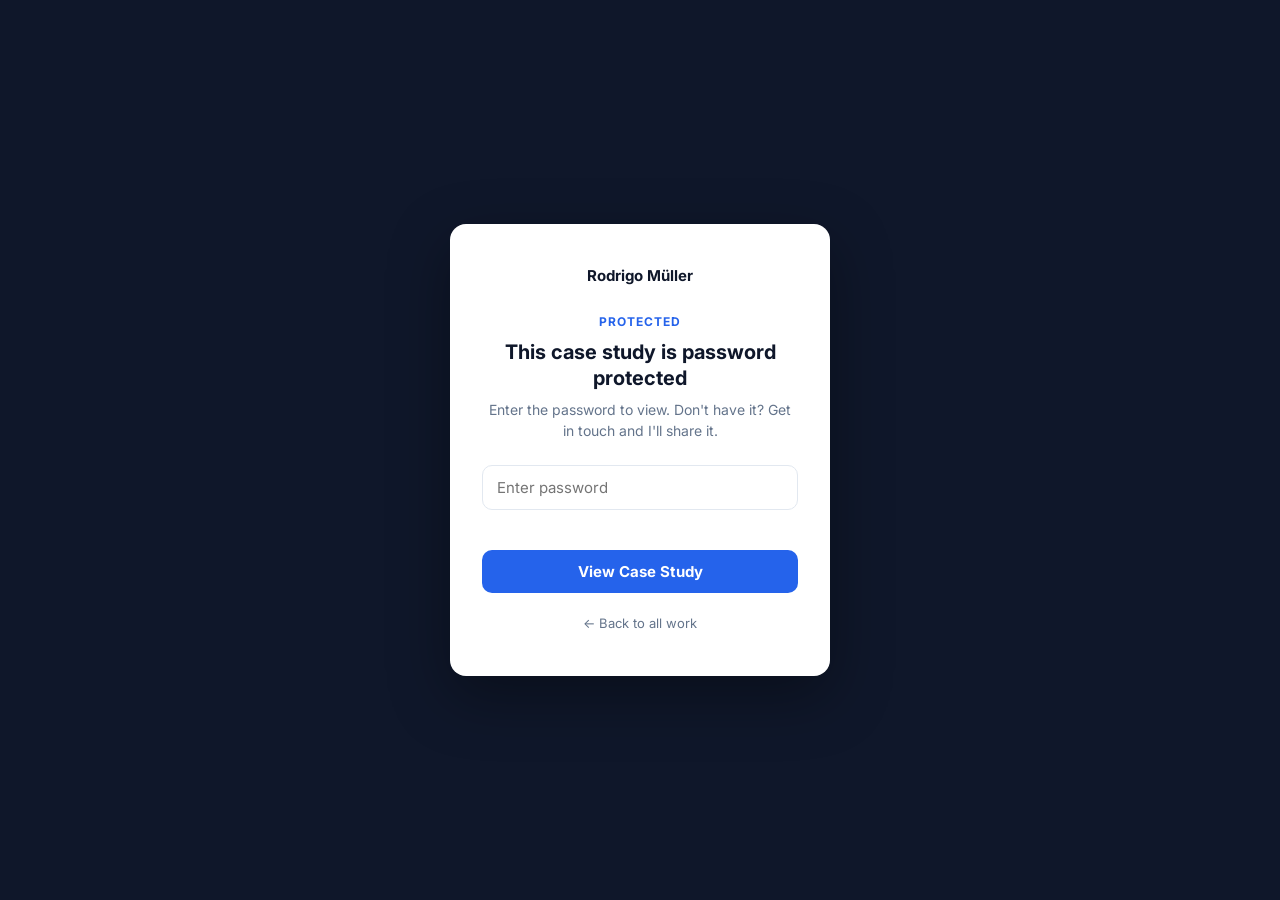
<file: seismic-social.html>
<!DOCTYPE html>
<html lang="en" class="locked">
<head>
  <meta charset="UTF-8" />
  <script>if (localStorage.getItem('case-study-access') === '1') { document.documentElement.classList.remove('locked'); }</script>
  <meta name="viewport" content="width=device-width, initial-scale=1.0" />
  <title>Seismic Social — Rodrigo Müller</title>
  <meta name="description" content="Modernizing an acquired standalone tool into an embedded, compliance-by-design social selling experience — validated with a design-partner pilot that shipped on schedule and earned a company MVP award." />
  <meta name="robots" content="noindex, nofollow" />
  <link rel="stylesheet" href="css/style.css" />
</head>
<body>

  <!-- ===================== PASSWORD GATE ===================== -->
  <div class="pass-gate">
    <div class="pass-gate-box">
      <div class="pass-gate-logo">Rodrigo Müller</div>
      <div class="pass-gate-label">Protected</div>
      <h1 class="pass-gate-title">This case study is password protected</h1>
      <p class="pass-gate-sub">Enter the password to view. Don't have it? Get in touch and I'll share it.</p>
      <form class="pass-gate-form" id="passGateForm" autocomplete="off">
        <input type="password" class="pass-gate-input" id="passGateInput" placeholder="Enter password" autocomplete="off" />
        <div class="pass-gate-error" id="passGateError"></div>
        <button type="submit" class="pass-gate-btn">View Case Study</button>
      </form>
      <a href="case-studies.html" class="pass-gate-back">← Back to all work</a>
    </div>
  </div>

  <div class="scroll-progress" id="scrollProgress"></div>

  <!-- ===================== NAVIGATION ===================== -->
  <nav class="nav" id="nav">
    <div class="container">
      <a href="index.html" class="nav-logo">Rodrigo Müller</a>
      <ul class="nav-links" id="navLinks">
        <li><a href="index.html" class="nav-link" data-page="index.html">Home</a></li>
        <li><a href="case-studies.html" class="nav-link" data-page="case-studies.html">Work</a></li>
        <li><a href="about.html" class="nav-link" data-page="about.html">About</a></li>
        <li><a href="resume.html" class="nav-link" data-page="resume.html">Resume</a></li>
        <li><a href="mailto:rocomu8@gmail.com" class="nav-cta">Contact</a></li>
      </ul>
      <button class="nav-mobile-toggle" id="navToggle" aria-label="Toggle menu" aria-expanded="false">
        <span></span><span></span><span></span>
      </button>
    </div>
  </nav>

  <!-- ===================== CASE HERO ===================== -->
  <header class="case-hero case-hero--social">
    <div class="container case-hero-inner">
      <div class="case-breadcrumb">
        <a href="case-studies.html">Work</a>
        <span>›</span>
        <span>Seismic Social</span>
      </div>
      <span class="section-label" style="color: rgba(255,255,255,0.4);">Design Leadership · Compliance-by-Design · Financial Services</span>
      <h1 class="case-hero-title">From acquired tool,<br>rebuilt into the platform</h1>
      <p class="case-hero-brief">
        Seismic Social started as an acquired, standalone tool that advisors had to leave the
        platform to use — social selling in one place, compliance in another, everything else
        Seismic offered somewhere else entirely. I led design for modernizing it into an embedded,
        compliance-by-design experience built directly into the product advisors already work in.
        We validated the rebuild with a cohort of design-partner firms, shipped the pilot on
        schedule, and it earned a company MVP award. The work now continues as a structured,
        multi-year migration for the rest of the customer base.
      </p>
      <div class="case-meta-bar">
        <div class="case-meta-item">
          <div class="case-meta-label">My Role</div>
          <div class="case-meta-value">Design Lead<br>Prototype through pilot</div>
        </div>
        <div class="case-meta-item">
          <div class="case-meta-label">Partnership</div>
          <div class="case-meta-value">Product · Engineering<br>Compliance · Customer Design Partners</div>
        </div>
        <div class="case-meta-item">
          <div class="case-meta-label">Scope</div>
          <div class="case-meta-value">Prototype → Pilot → Cohort Migration</div>
        </div>
        <div class="case-meta-item">
          <div class="case-meta-label">Status</div>
          <div class="case-meta-value">Pilot shipped, company MVP award</div>
        </div>
      </div>
    </div>
  </header>

  <!-- ===================== CASE BODY ===================== -->
  <article class="case-body">
    <div class="container">

      <!-- Scope -->
      <div class="case-section fade-up">
        <div class="case-section-label">Program Scope</div>
        <h2 class="case-section-title">Relocating the product, not just redesigning it</h2>
        <div class="impact-grid stagger">
          <div class="impact-card">
            <div class="impact-number">12</div>
            <div class="impact-label">Design-partner firms who validated the pilot before it shipped</div>
          </div>
          <div class="impact-card">
            <div class="impact-number">5</div>
            <div class="impact-label">Distinct personas designed for, from seller to compliance reviewer</div>
          </div>
          <div class="impact-card">
            <div class="impact-number">MVP</div>
            <div class="impact-label">Company award for shipping the pilot on schedule</div>
          </div>
        </div>
      </div>

      <div class="divider"></div>

      <!-- The Challenge -->
      <div class="case-section fade-up">
        <div class="case-section-label">The Challenge</div>
        <h2 class="case-section-title">A tool that lived outside the product advisors already used</h2>
        <p>
          The product Seismic had acquired did what it was built to do — social content curation,
          publishing, and compliance review for financial advisors. What it didn't do was live
          inside Seismic. An advisor working in Seismic for everything else had to leave the
          platform entirely to draft a post, check whether it needed compliance review, or see
          whether it had gone out. Every one of those context switches was a place a regulated
          workflow could quietly fall out of view.
        </p>
        <p>
          The roadmap direction that came out of that problem was, on paper, unglamorous: port the
          experience into the product advisors were already in, rather than keep improving it as
          its own destination. That framing mattered more than it sounds. It meant the design
          problem wasn't "make this tool better" — it was "make this capability disappear into a
          product it was never built for," which is a much harder brief than shipping new features
          in isolation.
        </p>

        <button type="button" class="case-image-block case-image-zoom" data-caption="The legacy experience: a capable content feed, but a destination of its own — every share, edit, and review meant leaving the product advisors actually worked in." aria-label="Enlarge image: the legacy LiveSocial experience">
          <img src="assets/img/LiveSocial-Old.png" alt="The legacy LiveSocial experience — a separate content feed with per-article share and edit actions, sitting outside the rest of the advisor's workflow" />
          <span class="case-image-zoom-hint" aria-hidden="true">Click to enlarge</span>
        </button>
        <p style="margin-top: 20px; font-size: 14px; color: var(--text-muted);">
          The legacy experience: a capable content feed, but a destination of its own — every
          share, edit, and review meant leaving the product advisors actually worked in.
        </p>
      </div>

      <!-- My Role -->
      <div class="case-section fade-up">
        <div class="case-section-label">My Role as Design Leader</div>
        <h2 class="case-section-title">Designing for five personas who don't trust each other's tools</h2>
        <p>
          I led design from early prototype through the pilot that shipped. The product had to
          work for a seller who wants to post in under a minute, a curator assembling approved
          content at scale, an administrator configuring rules for an entire firm, a compliance
          reviewer who is legally accountable for what goes out, and a migration stakeholder
          trying to move dozens of existing customers off the legacy tool without breaking their
          workflows. Five genuinely different jobs, one product.
        </p>
        <p>
          The recurring judgment call was how much of that difference to design for explicitly.
          Early internal testing surfaced a real lesson here: a single unified interface for
          admins and end users looked efficient on paper, but it didn't match how regulated firms
          actually operate — many of them run strictly segregated roles, and a shared surface
          made that separation harder to see, not easier. That's not a mistake I'd call a failure
          so much as a case for building in the option to separate roles cleanly rather than
          assuming convergence was free.
        </p>

        <div class="case-image-grid" style="margin-top: 40px;">
          <button type="button" class="case-image-block case-image-zoom" data-caption="The advisor's view — curated content streams with share and edit actions, scoped to what that advisor is permitted to post." aria-label="Enlarge image: the advisor's Social overview">
            <img src="assets/img/Advisor-Overview.png" alt="The advisor's Social overview — curated content streams with share and edit actions, scoped to what that advisor is permitted to post" />
            <span class="case-image-zoom-hint" aria-hidden="true">Click to enlarge</span>
          </button>
          <button type="button" class="case-image-block case-image-zoom" data-caption="The curator's view — the same content library, with filtering by stream, status, and content type, plus authoring and delegation controls." aria-label="Enlarge image: the curator's catalog">
            <img src="assets/img/Curator%20-%20catalog.png" alt="The curator's catalog — the same content library with filtering by stream, status, and content type, plus authoring and delegation controls" />
            <span class="case-image-zoom-hint" aria-hidden="true">Click to enlarge</span>
          </button>
        </div>
        <p style="margin-top: 24px; font-size: 14px; color: var(--text-muted);">
          The same underlying content, rendered for two different jobs — the advisor sees what
          they can share; the curator sees what they own, and the controls to govern it.
        </p>
        <p>
          I also led the design decisions on where AI assistance fit into a regulated posting
          workflow. Advisors can get help drafting a post; nothing about that draft is compliant
          until a human — or a defined review workflow — says so. Keeping that distinction visible
          in the interface, rather than letting an AI-assisted draft imply it had been vetted, was
          a non-negotiable design constraint I held throughout the work.
        </p>

        <div class="case-image-wide">
          <button type="button" class="case-image-block case-image-zoom" aria-label="Enlarge image: the Aura-assisted post flow">
            <img src="assets/img/Aura%20Post.png" alt="The Aura-assisted post flow in five steps, from an empty compose dialog through generating, editing, and reviewing a draft before it can be shared" />
            <span class="case-image-zoom-hint" aria-hidden="true">Click to enlarge</span>
          </button>
          <p class="case-image-wide-caption">
            The Aura-assisted drafting flow. Each step keeps the draft in the author's hands —
            generation produces a suggestion, never a post that is cleared to send.
          </p>
        </div>
      </div>

      <div class="divider"></div>

      <!-- Core Insight -->
      <div class="case-section fade-up">
        <div class="case-section-label">The Core Insight</div>
        <h2 class="case-section-title">Make the compliant path the fastest one</h2>
        <p>
          Compliant social selling tools are usually sold as a tradeoff: move fast, or stay
          governed — pick one. The design bet underneath this whole rebuild was that the tradeoff
          is a design failure, not a fact of regulated work. If the compliant path is also the
          fastest path, sellers stop needing a reason to take it.
        </p>
        <p>
          That thesis showed up as a small set of concrete rules I held across every workflow in
          the product.
        </p>
        <div class="process-steps stagger">
          <div class="process-step">
            <div class="process-step-num">01</div>
            <div class="process-step-title">Visible at the point of action</div>
            <div class="process-step-desc">Channel rules and review requirements show up before a seller invests effort in a post, not after — so nobody drafts something they can't send.</div>
          </div>
          <div class="process-step">
            <div class="process-step-num">02</div>
            <div class="process-step-title">Delegated, not blurred</div>
            <div class="process-step-desc">Posting on someone's behalf and recommending content to them are different actions with different accountability — the product never collapses them into one permission.</div>
          </div>
          <div class="process-step">
            <div class="process-step-num">03</div>
            <div class="process-step-title">Assisted, not authorized</div>
            <div class="process-step-desc">AI-drafted content is labeled as a suggestion a human still owns — the interface never implies a generated post has already been cleared.</div>
          </div>
        </div>
      </div>

      <div class="divider"></div>

      <!-- Craft -->
      <div class="case-section fade-up">
        <div class="case-section-label">Where the Craft Went</div>
        <h2 class="case-section-title">The lessons that only showed up in testing</h2>
        <p>
          Some of the most useful decisions on this program came from things that didn't work the
          first time.
        </p>
        <p>
          <strong>A unified interface is not the same as a simpler one.</strong> Designing one
          shared surface for admins and end users looked like it would reduce complexity. In
          practice, firms that segregate those roles for compliance reasons found the shared
          surface harder to reason about, not easier — a reminder that "fewer screens" and "less
          complexity" are not the same design goal.
        </p>
        <p>
          <strong>Configured is not the same as enabled.</strong> When AI drafting was turned on
          for a firm but the organization's style and content rules hadn't been configured yet,
          the result looked broken rather than incomplete. The fix wasn't a better error message —
          it was treating "on but unconfigured" as its own state the interface had to explain, not
          a variant of "working" or "broken."
        </p>
        <p>
          <strong>Compliant is not a property of the content — it's a property of the workflow.</strong>
          A post isn't "compliant" or "non-compliant" in the abstract; it's compliant against a
          specific firm's rules, at a specific point in review. Naming that precisely, rather than
          labeling anything a generic "compliant" badge, was the difference between a UI that
          builds trust with a compliance reviewer and one that quietly asks them to take our word
          for it.
        </p>
      </div>

      <div class="divider"></div>

      <!-- Migration -->
      <div class="case-section fade-up">
        <div class="case-section-label">Beyond the Pilot</div>
        <h2 class="case-section-title">Designing for a migration, not just a launch</h2>
        <p>
          Shipping the pilot with our design partners was the easier half of the problem. The
          product also has to absorb every customer still running the legacy tool, and those
          customers range from simple, single-network setups to firms with custom integrations
          and years of configuration behind them. That isn't a single migration; it's dozens of
          them, each with its own risk profile.
        </p>
        <p>
          The design contribution here was less about screens and more about the artifacts that
          make a migration legible to the people running it: a legacy-to-new-platform terminology
          dictionary so support and services teams could translate configuration concepts
          consistently, and configuration-mapping patterns that let a customer's existing rules
          carry over instead of being rebuilt from scratch. Migration UX that isn't designed
          deliberately becomes a support burden six months after launch — designing it up front
          was cheaper than discovering that later.
        </p>
      </div>

      <!-- Where it stands -->
      <div class="case-section fade-up">
        <div class="case-section-label">Where It Stands</div>
        <h2 class="case-section-title">Shipped, and now scaling</h2>
        <p>
          The pilot is done: it shipped on schedule with our design-partner cohort and earned the
          team a company MVP award. What's active now is the harder, less visible part — moving
          the rest of the customer base off the legacy product on a structured, cohort-based
          timeline, sequenced by complexity rather than all at once.
        </p>
        <p>
          The open tension I haven't fully resolved is how much of that migration should be
          self-serve versus white-glove. Simple customers can move through a short, mostly
          self-directed process. The most complex ones — custom integrations, years of
          firm-specific configuration — genuinely can't move safely without significant hands-on
          support, and no amount of better onboarding design changes that. Deciding which
          customers get which path, and being honest that some of them aren't ready yet, is a
          harder call than it looks from a roadmap slide.
        </p>
      </div>

      <!-- Reflection -->
      <div class="case-section fade-up">
        <div class="case-section-label">What I Took From It</div>
        <h2 class="case-section-title">Shipping is a milestone, not the finish line</h2>
        <p>
          The pilot and the MVP award are the part of this work I can point to as done. But the
          design decisions that will matter most — whether a unified interface actually served
          every persona, whether the migration path holds up for the customer with the strangest
          legacy configuration — are still being tested against reality as more of the customer
          base moves over.
        </p>
        <p>
          That's the shift I'd point to from earlier in my career: the milestone that used to feel
          like the finish line — the launch, the award — is now the point where the harder design
          problem starts.
        </p>
      </div>

    </div>
  </article>

  <!-- ===================== NEXT CASE ===================== -->
  <section class="next-case">
    <div class="container">
      <span class="section-label">Next Case Study</span>
      <div class="next-case-title">Governance Orchestration Service</div>
      <p class="next-case-sub">Replacing per-application approval workflows with a single compliance model</p>
      <a href="governance-orchestration-service.html" class="btn btn-primary">View Case Study</a>
    </div>
  </section>

  <!-- ===================== FOOTER ===================== -->
  <footer class="footer">
    <div class="container">
      <div class="footer-top">
        <div class="footer-logo">Rodrigo Müller</div>
        <nav class="footer-nav">
          <a href="index.html" class="footer-nav-link">Home</a>
          <a href="case-studies.html" class="footer-nav-link">Work</a>
          <a href="about.html" class="footer-nav-link">About</a>
          <a href="resume.html" class="footer-nav-link">Resume</a>
        </nav>
        <div class="footer-social">
          <a href="https://www.linkedin.com/in/rodmuller/" class="social-btn" target="_blank" rel="noopener" aria-label="LinkedIn">
            <svg width="16" height="16" viewBox="0 0 24 24" fill="currentColor"><path d="M20.447 20.452h-3.554v-5.569c0-1.328-.027-3.037-1.852-3.037-1.853 0-2.136 1.445-2.136 2.939v5.667H9.351V9h3.414v1.561h.046c.477-.9 1.637-1.85 3.37-1.85 3.601 0 4.267 2.37 4.267 5.455v6.286zM5.337 7.433a2.062 2.062 0 01-2.063-2.065 2.064 2.064 0 112.063 2.065zm1.782 13.019H3.555V9h3.564v11.452zM22.225 0H1.771C.792 0 0 .774 0 1.729v20.542C0 23.227.792 24 1.771 24h20.451C23.2 24 24 23.227 24 22.271V1.729C24 .774 23.2 0 22.222 0h.003z"/></svg>
          </a>
        </div>
      </div>
      <div class="footer-bottom">
        <p class="footer-copy">© <span id="year"></span> Rodrigo Müller. All rights reserved.</p>
      </div>
    </div>
  </footer>

  <script src="js/main.js?v=5"></script>
  <script src="js/passgate.js?v=1"></script>
</body>
</html>
</file>
<file: css/style.css>
@import url('https://fonts.googleapis.com/css2?family=Inter:wght@300;400;500;600;700;800&display=swap');

/* ============================================================
   CSS Variables
   ============================================================ */
:root {
  --navy:        #0F172A;
  --navy-light:  #1E293B;
  --blue:        #2563EB;
  --blue-hover:  #1D4ED8;
  --blue-light:  #EFF6FF;
  --amber:       #D97706;
  --white:       #FFFFFF;
  --bg-alt:      #F8FAFC;
  --text:        #0F172A;
  --text-muted:  #64748B;
  --border:      #E2E8F0;
  --font:        'Inter', -apple-system, BlinkMacSystemFont, 'Segoe UI', sans-serif;
  --max-w:       1200px;
  --nav-h:       70px;
  --ease:        all 0.2s ease;
}

/* ============================================================
   Reset & Base
   ============================================================ */
*, *::before, *::after { box-sizing: border-box; margin: 0; padding: 0; }
html { scroll-behavior: smooth; font-size: 16px; }
body {
  font-family: var(--font);
  color: var(--text);
  background: var(--white);
  line-height: 1.6;
  -webkit-font-smoothing: antialiased;
}
img { display: block; max-width: 100%; }
a { color: inherit; text-decoration: none; }
ul { list-style: none; }

/* ============================================================
   Utilities
   ============================================================ */
.container {
  max-width: var(--max-w);
  margin: 0 auto;
  padding: 0 28px;
}
.section-label {
  display: block;
  font-size: 11px;
  font-weight: 700;
  letter-spacing: 0.1em;
  text-transform: uppercase;
  color: var(--blue);
  margin-bottom: 12px;
}
.section-title {
  font-size: clamp(28px, 4vw, 42px);
  font-weight: 800;
  line-height: 1.15;
  letter-spacing: -0.025em;
  color: var(--text);
  margin-bottom: 16px;
}
.section-subtitle {
  font-size: 17px;
  color: var(--text-muted);
  line-height: 1.75;
  max-width: 580px;
}

/* ============================================================
   Navigation
   ============================================================ */
.nav {
  position: fixed;
  top: 0; left: 0; right: 0;
  z-index: 200;
  height: var(--nav-h);
  display: flex;
  align-items: center;
  background: rgba(255, 255, 255, 0.96);
  backdrop-filter: blur(14px);
  border-bottom: 1px solid transparent;
  transition: border-color 0.3s, box-shadow 0.3s;
}
.nav.scrolled {
  border-bottom-color: var(--border);
  box-shadow: 0 1px 12px rgba(0,0,0,0.06);
}
.nav .container {
  display: flex;
  align-items: center;
  justify-content: space-between;
  width: 100%;
}
.nav-logo {
  font-size: 18px;
  font-weight: 800;
  letter-spacing: -0.04em;
  color: var(--navy);
  white-space: nowrap;
}
.nav-links {
  display: flex;
  align-items: center;
  gap: 4px;
}
.nav-link {
  font-size: 14px;
  font-weight: 500;
  color: var(--text-muted);
  padding: 8px 14px;
  border-radius: 8px;
  transition: var(--ease);
}
.nav-link:hover { color: var(--text); background: var(--bg-alt); }
.nav-link.active { color: var(--text); font-weight: 600; }
.nav-cta {
  font-size: 14px;
  font-weight: 600;
  color: var(--white);
  background: var(--blue);
  padding: 10px 22px;
  border-radius: 8px;
  margin-left: 8px;
  transition: var(--ease);
}
.nav-cta:hover { background: var(--blue-hover); }
.nav-mobile-toggle {
  display: none;
  flex-direction: column;
  gap: 5px;
  cursor: pointer;
  padding: 8px;
  background: none;
  border: none;
}
.nav-mobile-toggle span {
  display: block;
  width: 22px;
  height: 2px;
  background: var(--text);
  border-radius: 2px;
  transition: var(--ease);
}

/* ============================================================
   Buttons
   ============================================================ */
.btn {
  display: inline-flex;
  align-items: center;
  gap: 8px;
  font-size: 15px;
  font-weight: 600;
  padding: 14px 28px;
  border-radius: 10px;
  transition: var(--ease);
  cursor: pointer;
  border: none;
  white-space: nowrap;
}
.btn-primary { background: var(--blue); color: var(--white); }
.btn-primary:hover { background: var(--blue-hover); transform: translateY(-1px); box-shadow: 0 8px 24px rgba(37,99,235,0.3); }
.btn-outline { background: transparent; color: var(--text); border: 1.5px solid var(--border); }
.btn-outline:hover { border-color: var(--navy); background: var(--bg-alt); }
.btn-ghost { background: transparent; color: var(--white); border: 1.5px solid rgba(255,255,255,0.25); }
.btn-ghost:hover { background: rgba(255,255,255,0.08); border-color: rgba(255,255,255,0.5); }
.btn-sm { font-size: 13px; padding: 10px 20px; }

/* ============================================================
   Hero Section (Home)
   ============================================================ */
.hero {
  background: var(--navy);
  min-height: 100vh;
  display: flex;
  align-items: center;
  padding-top: var(--nav-h);
  position: relative;
  overflow: hidden;
  background-image: radial-gradient(rgba(255,255,255,0.025) 1px, transparent 1px);
  background-size: 30px 30px;
}
.hero::before {
  content: '';
  position: absolute;
  top: -150px; right: -150px;
  width: 700px; height: 700px;
  border-radius: 50%;
  background: radial-gradient(circle, rgba(37,99,235,0.14) 0%, transparent 65%);
  pointer-events: none;
}
.hero::after {
  content: '';
  position: absolute;
  bottom: -80px; left: -80px;
  width: 500px; height: 500px;
  border-radius: 50%;
  background: radial-gradient(circle, rgba(217,119,6,0.06) 0%, transparent 65%);
  pointer-events: none;
}
.hero .container {
  display: grid;
  grid-template-columns: 1.1fr 0.9fr;
  gap: 80px;
  align-items: center;
  padding-top: 80px;
  padding-bottom: 80px;
  position: relative;
  z-index: 1;
}
.hero-badge {
  display: inline-flex;
  align-items: center;
  gap: 8px;
  font-size: 12px;
  font-weight: 700;
  letter-spacing: 0.08em;
  text-transform: uppercase;
  color: #93C5FD;
  background: rgba(37,99,235,0.12);
  border: 1px solid rgba(37,99,235,0.25);
  padding: 6px 14px;
  border-radius: 100px;
  margin-bottom: 24px;
}
.hero-badge-dot {
  width: 6px; height: 6px;
  border-radius: 50%;
  background: #60A5FA;
  animation: pulse 2s infinite;
}
@keyframes pulse {
  0%, 100% { opacity: 1; }
  50% { opacity: 0.4; }
}
.hero-headline {
  font-size: clamp(34px, 4.4vw, 54px);
  font-weight: 800;
  line-height: 1.08;
  letter-spacing: -0.035em;
  color: var(--white);
  margin-bottom: 22px;
}
.hero-headline em {
  font-style: normal;
  color: #60A5FA;
}
.hero-description {
  font-size: 18px;
  line-height: 1.75;
  color: rgba(255,255,255,0.65);
  margin-bottom: 36px;
  max-width: 500px;
}
.hero-cta {
  display: flex;
  gap: 12px;
  flex-wrap: wrap;
}
.hero-image-wrap {
  display: flex;
  justify-content: flex-end;
  position: relative;
}
.hero-image-wrap img {
  width: 100%;
  max-width: 440px;
  border-radius: 20px;
  object-fit: cover;
  object-position: top center;
  aspect-ratio: 3/4;
  will-change: transform;
  border: 1px solid rgba(255,255,255,0.08);
}
.hero-img-placeholder {
  width: 100%;
  max-width: 440px;
  aspect-ratio: 3/4;
  border-radius: 20px;
  background: linear-gradient(145deg, #1E293B 0%, #0F172A 100%);
  border: 1px solid rgba(255,255,255,0.08);
  display: flex;
  align-items: center;
  justify-content: center;
  color: rgba(255,255,255,0.25);
  font-size: 13px;
  letter-spacing: 0.05em;
}

/* ============================================================
   Stats Bar
   ============================================================ */
.stats-bar {
  background: var(--white);
  border-bottom: 1px solid var(--border);
  padding: 48px 0;
}
.stats-bar .container {
  display: grid;
  grid-template-columns: repeat(4, 1fr);
  gap: 0;
  position: relative;
}
.stats-bar .container::before {
  display: none;
}
.stat-item {
  text-align: center;
  padding: 0 20px;
  border-right: 1px solid var(--border);
}
.stat-item:last-child { border-right: none; }
.stat-number {
  font-size: 38px;
  font-weight: 800;
  color: var(--text);
  letter-spacing: -0.04em;
  line-height: 1;
  margin-bottom: 8px;
}
.stat-number span { color: var(--blue); }
.stat-label {
  font-size: 13px;
  color: var(--text-muted);
  font-weight: 500;
  line-height: 1.4;
}

/* ============================================================
   Featured Work (Home)
   ============================================================ */
.featured-work {
  padding: 100px 0;
}
.section-header {
  display: flex;
  align-items: flex-end;
  justify-content: space-between;
  margin-bottom: 64px;
  flex-wrap: wrap;
  gap: 24px;
}
.case-card {
  display: grid;
  grid-template-columns: 1fr 1fr;
  background: var(--white);
  border: 1px solid var(--border);
  border-radius: 20px;
  overflow: hidden;
  margin-bottom: 24px;
  transition: box-shadow 0.3s ease, transform 0.3s ease;
}
.case-card:hover {
  box-shadow: 0 24px 60px rgba(0,0,0,0.1);
  transform: translateY(-4px);
}
.case-card.reverse { direction: rtl; }
.case-card.reverse > * { direction: ltr; }
.case-card-image {
  overflow: hidden;
  position: relative;
  min-height: 380px;
}
.case-card-image { border-right: 1px solid var(--border); }
.case-card.reverse .case-card-image { border-right: none; border-left: 1px solid var(--border); }
.case-card-image img {
  width: 100%;
  height: 100%;
  object-fit: cover;
  object-position: center;
  transition: transform 0.5s ease;
}
.case-card:hover .case-card-image img { transform: scale(1.04); }
.case-card-img-placeholder {
  width: 100%; height: 100%; min-height: 380px;
  background: linear-gradient(145deg, #1E293B 0%, #334155 100%);
  display: flex; align-items: center; justify-content: center;
  color: rgba(255,255,255,0.2); font-size: 13px; letter-spacing: 0.05em;
}
.case-card-content {
  padding: 56px 52px;
  display: flex;
  flex-direction: column;
  justify-content: center;
}
.case-tag {
  display: inline-block;
  font-size: 11px;
  font-weight: 700;
  letter-spacing: 0.08em;
  text-transform: uppercase;
  color: var(--blue);
  margin-bottom: 14px;
}
.case-card-title {
  font-size: 26px;
  font-weight: 800;
  letter-spacing: -0.025em;
  line-height: 1.2;
  margin-bottom: 14px;
  color: var(--text);
}
.case-card-desc {
  font-size: 16px;
  color: var(--text-muted);
  line-height: 1.75;
  margin-bottom: 28px;
}
.case-card-metrics {
  display: flex;
  gap: 28px;
  margin-bottom: 32px;
  flex-wrap: wrap;
}
.case-metric-value {
  font-size: 22px;
  font-weight: 800;
  color: var(--text);
  letter-spacing: -0.02em;
  line-height: 1;
}
.case-metric-label {
  font-size: 12px;
  color: var(--text-muted);
  font-weight: 500;
  margin-top: 4px;
}
.case-link {
  display: inline-flex;
  align-items: center;
  gap: 8px;
  font-size: 14px;
  font-weight: 700;
  color: var(--blue);
  transition: gap 0.2s ease;
}
.case-link:hover { gap: 12px; }
.case-link::after { content: '→'; }

/* ============================================================
   Leadership Teaser (Home)
   ============================================================ */
.leadership-teaser {
  background: var(--navy);
  padding: 100px 0;
  position: relative;
  overflow: hidden;
}
.leadership-teaser::before {
  content: '';
  position: absolute;
  top: 0; right: 0;
  width: 600px; height: 600px;
  border-radius: 50%;
  background: radial-gradient(circle, rgba(37,99,235,0.1) 0%, transparent 65%);
  pointer-events: none;
}
.leadership-teaser .container {
  display: grid;
  grid-template-columns: 1fr 1fr;
  gap: 80px;
  align-items: center;
  position: relative;
  z-index: 1;
}
.leadership-teaser-content .section-label { color: rgba(255,255,255,0.4); }
.leadership-teaser-content .section-title { color: var(--white); }
.leadership-teaser-content p {
  color: rgba(255,255,255,0.65);
  font-size: 17px;
  line-height: 1.8;
  margin-bottom: 20px;
}
.leadership-teaser-content .btn-ghost { margin-top: 12px; }
.pillars-grid {
  display: grid;
  grid-template-columns: 1fr;
  gap: 14px;
}
.pillar {
  background: rgba(255,255,255,0.04);
  border: 1px solid rgba(255,255,255,0.07);
  border-radius: 14px;
  padding: 24px 24px 22px;
  transition: var(--ease);
}
.pillar:hover { background: rgba(255,255,255,0.07); }
.pillar-icon { width: 22px; height: 22px; margin-bottom: 12px; color: #60A5FA; }
.pillar-icon svg { width: 100%; height: 100%; }
.pillar-title { font-size: 15px; font-weight: 700; color: var(--white); margin-bottom: 8px; }
.pillar-desc { font-size: 14px; color: rgba(255,255,255,0.55); line-height: 1.65; margin-bottom: 12px; }
.pillar-link { font-size: 13px; font-weight: 600; color: #60A5FA; display: inline-block; transition: var(--ease); }
.pillar-link:hover { color: #93C5FD; }

/* ============================================================
   Contact CTA (Home)
   ============================================================ */
.contact-cta {
  padding: 100px 0;
  background: var(--bg-alt);
  text-align: center;
}
.contact-cta .section-title { margin: 0 auto 16px; max-width: 640px; }
.contact-cta .section-subtitle { margin: 0 auto 36px; }
.btn-group { display: flex; gap: 12px; justify-content: center; flex-wrap: wrap; }

/* ============================================================
   Footer
   ============================================================ */
.footer {
  background: var(--navy);
  padding: 40px 0 0;
}
.footer-top {
  display: flex;
  align-items: center;
  justify-content: space-between;
  flex-wrap: wrap;
  gap: 24px;
  padding-bottom: 32px;
}
.footer-logo { font-size: 18px; font-weight: 800; color: var(--white); letter-spacing: -0.03em; }
.footer-nav { display: flex; gap: 28px; flex-wrap: wrap; }
.footer-nav-link { font-size: 14px; color: rgba(255,255,255,0.45); transition: var(--ease); }
.footer-nav-link:hover { color: var(--white); }
.footer-social { display: flex; gap: 10px; }
.social-btn {
  width: 36px; height: 36px;
  border-radius: 8px;
  background: rgba(255,255,255,0.07);
  border: 1px solid rgba(255,255,255,0.1);
  display: flex; align-items: center; justify-content: center;
  color: rgba(255,255,255,0.6);
  transition: var(--ease);
}
.social-btn:hover { background: rgba(255,255,255,0.14); color: var(--white); }
.social-btn svg { display: block; }
.footer-bottom {
  border-top: 1px solid rgba(255,255,255,0.07);
  padding: 20px 0;
  display: flex;
  align-items: center;
  justify-content: space-between;
  flex-wrap: wrap;
  gap: 12px;
}
.footer-copy { font-size: 13px; color: rgba(255,255,255,0.35); }

/* ============================================================
   Page Hero (Inner Pages)
   ============================================================ */
.page-hero {
  background: var(--navy);
  background-image: radial-gradient(rgba(255,255,255,0.025) 1px, transparent 1px);
  background-size: 30px 30px;
  padding: calc(var(--nav-h) + 64px) 0 80px;
  position: relative;
  overflow: hidden;
}
.page-hero::before {
  content: '';
  position: absolute;
  top: 0; right: 0;
  width: 600px; height: 400px;
  background: radial-gradient(circle at top right, rgba(37,99,235,0.12) 0%, transparent 65%);
  pointer-events: none;
}
.page-hero .container { position: relative; z-index: 1; }
.page-hero .section-label { color: rgba(255,255,255,0.4); }
.page-hero-title {
  font-size: clamp(36px, 5vw, 58px);
  font-weight: 800;
  letter-spacing: -0.035em;
  line-height: 1.1;
  color: var(--white);
  margin-bottom: 18px;
  max-width: 700px;
}
.page-hero-subtitle {
  font-size: 18px;
  color: rgba(255,255,255,0.6);
  line-height: 1.75;
  max-width: 600px;
}

/* ============================================================
   About Page — Leadership
   ============================================================ */
.leadership-section { padding: 100px 0; }
.leadership-grid {
  display: grid;
  grid-template-columns: 1fr 2fr;
  gap: 80px;
  align-items: start;
}
.leadership-intro { position: sticky; top: 100px; }
.leadership-intro .section-subtitle { margin-top: 16px; }
.leadership-items { display: flex; flex-direction: column; gap: 44px; }
.leadership-item {
  display: grid;
  grid-template-columns: 52px 1fr;
  gap: 20px;
  align-items: start;
  padding-bottom: 44px;
  border-bottom: 1px solid var(--border);
}
.leadership-item:last-child { border-bottom: none; padding-bottom: 0; }
.leadership-icon {
  width: 52px; height: 52px;
  border-radius: 14px;
  background: var(--blue-light);
  display: flex; align-items: center; justify-content: center;
  color: var(--blue);
  flex-shrink: 0;
}
.leadership-icon svg { width: 24px; height: 24px; }
.leadership-item-title {
  font-size: 20px;
  font-weight: 700;
  letter-spacing: -0.015em;
  margin-bottom: 8px;
  color: var(--text);
}
.leadership-item-desc {
  font-size: 16px;
  color: var(--text-muted);
  line-height: 1.8;
  margin-bottom: 10px;
}
.leadership-item-link { font-size: 14px; font-weight: 600; color: var(--blue); display: inline-block; transition: var(--ease); }
.leadership-item-link:hover { color: var(--blue-hover); }

/* ============================================================
   About Page — Career Timeline
   ============================================================ */
.career-section { background: var(--bg-alt); padding: 100px 0; }
.timeline { max-width: 800px; margin: 0 auto; position: relative; padding-left: 28px; }
.timeline::before {
  content: '';
  position: absolute;
  left: 0; top: 6px; bottom: 0;
  width: 2px;
  background: var(--border);
}
.timeline-item {
  position: relative;
  padding-bottom: 44px;
}
.timeline-item:last-child { padding-bottom: 0; }
.timeline-dot {
  position: absolute;
  left: -35px; top: 4px;
  width: 14px; height: 14px;
  border-radius: 50%;
  background: var(--white);
  border: 2.5px solid var(--blue);
  box-shadow: 0 0 0 4px var(--bg-alt);
}
.timeline-dot.current { background: var(--blue); }
.timeline-date {
  font-size: 12px;
  font-weight: 700;
  color: var(--blue);
  letter-spacing: 0.06em;
  text-transform: uppercase;
  margin-bottom: 6px;
}
.timeline-role {
  font-size: 20px;
  font-weight: 700;
  letter-spacing: -0.015em;
  margin-bottom: 4px;
  color: var(--text);
}
.timeline-company {
  font-size: 14px;
  color: var(--text-muted);
  font-weight: 600;
  margin-bottom: 12px;
}
.timeline-bullets { display: flex; flex-direction: column; gap: 6px; }
.timeline-bullet {
  font-size: 15px;
  color: var(--text-muted);
  line-height: 1.6;
  display: flex;
  gap: 10px;
  align-items: flex-start;
}
.timeline-bullet::before {
  content: '';
  width: 5px; height: 5px;
  border-radius: 50%;
  background: var(--blue);
  flex-shrink: 0;
  margin-top: 8px;
}

/* ============================================================
   About Page — Skills
   ============================================================ */
.skills-section { padding: 100px 0; }
.skills-grid {
  display: grid;
  grid-template-columns: repeat(4, 1fr);
  gap: 20px;
  margin-top: 48px;
}
.skill-card {
  background: var(--bg-alt);
  border: 1px solid var(--border);
  border-radius: 16px;
  padding: 28px 24px;
}
.skill-card-icon { width: 26px; height: 26px; margin-bottom: 14px; color: var(--blue); }
.skill-card-icon svg { width: 100%; height: 100%; }
.skill-card-title { font-size: 15px; font-weight: 700; margin-bottom: 16px; color: var(--text); }
.skill-list { display: flex; flex-direction: column; gap: 9px; }
.skill-list li {
  font-size: 14px;
  color: var(--text-muted);
  display: flex;
  gap: 8px;
  align-items: flex-start;
  line-height: 1.4;
}
.skill-list li::before {
  content: '';
  width: 4px; height: 4px;
  border-radius: 50%;
  background: var(--blue);
  flex-shrink: 0;
  margin-top: 6px;
}

/* ============================================================
   About Page — Personal
   ============================================================ */
.personal-section {
  background: var(--navy);
  padding: 100px 0;
  position: relative;
  overflow: hidden;
}
.personal-section::before {
  content: '';
  position: absolute;
  bottom: 0; right: 0;
  width: 500px; height: 500px;
  border-radius: 50%;
  background: radial-gradient(circle, rgba(37,99,235,0.08) 0%, transparent 65%);
}
.personal-grid {
  display: grid;
  grid-template-columns: 1fr 1fr;
  gap: 80px;
  align-items: center;
}
.personal-content .section-label { color: rgba(255,255,255,0.4); }
.personal-content .section-title { color: var(--white); }
.personal-item { margin-bottom: 24px; }
.personal-item-title { font-size: 15px; font-weight: 700; color: var(--white); margin-bottom: 6px; }
.personal-item-desc { font-size: 15px; color: rgba(255,255,255,0.55); line-height: 1.7; }
.personal-image img {
  width: 100%;
  border-radius: 20px;
  object-fit: cover;
  aspect-ratio: 4/3;
}
.personal-img-placeholder {
  width: 100%; aspect-ratio: 4/3;
  border-radius: 20px;
  background: rgba(255,255,255,0.04);
  border: 1px solid rgba(255,255,255,0.07);
  display: flex; align-items: center; justify-content: center;
  color: rgba(255,255,255,0.2); font-size: 13px;
}

/* ============================================================
   Case Studies Page
   ============================================================ */
.all-cases { padding: 80px 0; }
.cases-grid {
  display: grid;
  grid-template-columns: repeat(3, 1fr);
  gap: 24px;
}
.case-grid-card {
  border: 1px solid var(--border);
  border-radius: 18px;
  overflow: hidden;
  transition: box-shadow 0.3s, transform 0.3s;
  background: var(--white);
}
.case-grid-card:hover { box-shadow: 0 16px 48px rgba(0,0,0,0.1); transform: translateY(-4px); }
.case-grid-image {
  aspect-ratio: 16/10;
  background: #E8EDF5;
  overflow: hidden;
  border-bottom: 1px solid var(--border);
}
.case-grid-image img { width: 100%; height: 100%; object-fit: cover; object-position: top center; transition: transform 0.4s; }
.case-grid-card:hover .case-grid-image img { transform: scale(1.04); }
.case-grid-img-placeholder {
  width: 100%; height: 100%;
  background: linear-gradient(145deg, #1E293B, #334155);
  display: flex; align-items: center; justify-content: center;
  color: rgba(255,255,255,0.2); font-size: 12px;
}
.case-grid-content { padding: 28px 28px 32px; }
.case-grid-tag { font-size: 11px; font-weight: 700; letter-spacing: 0.08em; text-transform: uppercase; color: var(--blue); margin-bottom: 10px; display: block; }
.case-grid-title { font-size: 20px; font-weight: 700; line-height: 1.3; letter-spacing: -0.015em; margin-bottom: 10px; }
.case-grid-desc { font-size: 14px; color: var(--text-muted); line-height: 1.65; margin-bottom: 20px; }
.case-grid-link { font-size: 13px; font-weight: 700; color: var(--blue); display: inline-flex; align-items: center; gap: 6px; transition: gap 0.2s; }
.case-grid-link:hover { gap: 10px; }
.case-grid-link::after { content: '→'; }

/* ============================================================
   Case Study Detail Page
   ============================================================ */
.case-hero { padding: calc(var(--nav-h) + 60px) 0 0; background: var(--navy); }
.case-hero-inner { padding-bottom: 0; }
.case-hero--gos { position: relative; overflow: hidden; }
.case-hero--gos::before {
  content: '';
  position: absolute;
  inset: 0;
  background-image:
    linear-gradient(90deg, var(--navy) 0%, var(--navy) 45%, rgba(15,23,42,0.85) 62%, rgba(15,23,42,0.7) 80%, rgba(15,23,42,0.55) 100%),
    url('../assets/img/GOS-thumbnail.png');
  background-repeat: no-repeat, no-repeat;
  background-position: center, right center;
  background-size: cover, cover;
  z-index: 0;
  transform: translateY(var(--hero-parallax, 0px));
  will-change: transform;
}
.case-hero--gos .case-hero-inner { position: relative; z-index: 1; }
.case-hero--pen { position: relative; overflow: hidden; }
.case-hero--pen::before {
  content: '';
  position: absolute;
  inset: 0;
  background-image:
    linear-gradient(90deg, var(--navy) 0%, var(--navy) 45%, rgba(15,23,42,0.85) 62%, rgba(15,23,42,0.7) 80%, rgba(15,23,42,0.55) 100%),
    url('../assets/img/PEN-thumbnail.png');
  background-repeat: no-repeat, no-repeat;
  background-position: center, right center;
  background-size: cover, cover;
  z-index: 0;
  transform: translateY(var(--hero-parallax, 0px));
  will-change: transform;
}
.case-hero--pen .case-hero-inner { position: relative; z-index: 1; }
.case-hero--bulk-email { position: relative; overflow: hidden; }
.case-hero--bulk-email::before {
  content: '';
  position: absolute;
  inset: 0;
  background-image:
    linear-gradient(90deg, var(--navy) 0%, var(--navy) 45%, rgba(15,23,42,0.85) 62%, rgba(15,23,42,0.7) 80%, rgba(15,23,42,0.55) 100%),
    url('../assets/img/Bulk-Email-thumbnail.png');
  background-repeat: no-repeat, no-repeat;
  background-position: center, right center;
  background-size: cover, cover;
  z-index: 0;
  transform: translateY(var(--hero-parallax, 0px));
  will-change: transform;
}
.case-hero--bulk-email .case-hero-inner { position: relative; z-index: 1; }
.case-hero--social { position: relative; overflow: hidden; }
.case-hero--social::before {
  content: '';
  position: absolute;
  inset: 0;
  background-image:
    linear-gradient(90deg, var(--navy) 0%, var(--navy) 45%, rgba(15,23,42,0.85) 62%, rgba(15,23,42,0.7) 80%, rgba(15,23,42,0.55) 100%),
    url('../assets/img/Social-Thumbnail.png');
  background-repeat: no-repeat, no-repeat;
  background-position: center, right center;
  background-size: cover, cover;
  z-index: 0;
  transform: translateY(var(--hero-parallax, 0px));
  will-change: transform;
}
.case-hero--social .case-hero-inner { position: relative; z-index: 1; }
.case-breadcrumb {
  display: flex;
  align-items: center;
  gap: 8px;
  margin-bottom: 28px;
  font-size: 13px;
  font-weight: 500;
  color: rgba(255,255,255,0.4);
}
.case-breadcrumb a { color: rgba(255,255,255,0.4); transition: color 0.2s; }
.case-breadcrumb a:hover { color: rgba(255,255,255,0.7); }
.case-breadcrumb span { color: rgba(255,255,255,0.2); }
.case-hero-title {
  font-size: clamp(32px, 5vw, 54px);
  font-weight: 800;
  letter-spacing: -0.035em;
  line-height: 1.1;
  color: var(--white);
  margin-bottom: 18px;
  max-width: 780px;
}
.case-hero-brief {
  font-size: 18px;
  color: rgba(255,255,255,0.6);
  line-height: 1.75;
  max-width: 640px;
  margin-bottom: 52px;
}
.case-meta-bar {
  display: grid;
  grid-template-columns: repeat(4, 1fr);
  border-top: 1px solid rgba(255,255,255,0.08);
  margin-top: 0;
}
.case-meta-item {
  padding: 28px 32px;
  border-right: 1px solid rgba(255,255,255,0.08);
}
.case-meta-item:last-child { border-right: none; }
.case-meta-label {
  font-size: 11px;
  font-weight: 700;
  letter-spacing: 0.08em;
  text-transform: uppercase;
  color: rgba(255,255,255,0.35);
  margin-bottom: 6px;
}
.case-meta-value {
  font-size: 15px;
  font-weight: 600;
  color: var(--white);
  line-height: 1.4;
}

/* Case study body */
.case-body { padding: 80px 0; }
.case-body .container { max-width: 880px; }
.case-section { margin-bottom: 72px; scroll-margin-top: calc(var(--nav-h) + 24px); }
.case-section-label {
  font-size: 11px;
  font-weight: 700;
  letter-spacing: 0.1em;
  text-transform: uppercase;
  color: var(--blue);
  margin-bottom: 10px;
}
.case-section-title {
  font-size: 28px;
  font-weight: 800;
  letter-spacing: -0.025em;
  line-height: 1.25;
  margin-bottom: 16px;
}
.case-body p {
  font-size: 17px;
  color: var(--text-muted);
  line-height: 1.85;
  margin-bottom: 16px;
}
.case-body p:last-child { margin-bottom: 0; }
.impact-grid {
  display: grid;
  grid-template-columns: repeat(3, 1fr);
  gap: 18px;
  margin: 36px 0;
}
.impact-card {
  background: var(--blue-light);
  border-radius: 16px;
  padding: 28px 24px;
  text-align: center;
}
.impact-number {
  font-size: 38px;
  font-weight: 800;
  color: var(--blue);
  letter-spacing: -0.04em;
  line-height: 1;
  margin-bottom: 8px;
}
.impact-label { font-size: 14px; color: var(--text-muted); font-weight: 500; line-height: 1.4; }
.case-image-block {
  border-radius: 16px;
  overflow: hidden;
  margin: 36px 0;
  border: 1px solid var(--border);
}
.case-image-block img { width: 100%; height: auto; display: block; }
.case-img-placeholder {
  background: var(--bg-alt);
  height: 400px;
  display: flex; align-items: center; justify-content: center;
  color: var(--text-muted); font-size: 13px;
}
.process-steps {
  display: grid;
  grid-template-columns: repeat(3, 1fr);
  gap: 18px;
  margin: 36px 0;
}
.process-step {
  background: var(--bg-alt);
  border: 1px solid var(--border);
  border-radius: 14px;
  padding: 24px 22px;
}
.process-step-num {
  font-size: 11px;
  font-weight: 700;
  color: var(--blue);
  letter-spacing: 0.1em;
  text-transform: uppercase;
  margin-bottom: 8px;
}
.process-step-title { font-size: 16px; font-weight: 700; margin-bottom: 8px; color: var(--text); }
.process-step-desc { font-size: 14px; color: var(--text-muted); line-height: 1.65; }
.result-list { display: flex; flex-direction: column; gap: 14px; margin: 28px 0; }
.result-item {
  display: flex;
  gap: 14px;
  align-items: flex-start;
  padding: 18px 22px;
  background: var(--bg-alt);
  border-radius: 12px;
  border-left: 3px solid var(--blue);
}
.result-item-text { font-size: 16px; color: var(--text); font-weight: 500; line-height: 1.5; }
.divider { height: 1px; background: var(--border); margin: 64px 0; }

/* Image grid for case study pages */
.case-image-grid {
  display: grid;
  grid-template-columns: 1fr 1fr;
  gap: 16px;
  margin: 36px 0;
  align-items: start;
}
.case-image-grid .case-image-block {
  margin: 0;
}
.case-image-grid--three { grid-template-columns: repeat(3, 1fr); }
@media (max-width: 900px) {
  .case-image-grid--three { grid-template-columns: 1fr; }
}
/* Force equal-height thumbnails when the source screenshots have slightly
   different aspect ratios (crops from the bottom, keeps headers aligned).
   The lightbox still opens the full, uncropped image. */
.case-image-grid--match-height img {
  aspect-ratio: 4078 / 2698;
  width: 100%;
  height: auto;
  object-fit: cover;
  object-position: top;
}
@media (max-width: 900px) {
  .case-image-grid--match-height img { aspect-ratio: auto; object-fit: initial; }
}
@media (max-width: 640px) {
  .case-image-grid { grid-template-columns: 1fr; }
}

/* Full-bleed-ish image that breaks out wider than the 880px text column */
.case-image-wide {
  width: min(1240px, 100vw - 56px);
  margin-left: 50%;
  transform: translateX(-50%);
  margin-top: 44px;
  margin-bottom: 44px;
}
.case-image-wide .case-image-block { margin: 0; }
.case-image-wide-caption {
  margin-top: 20px;
  font-size: 14px;
  color: var(--text-muted);
  max-width: 880px;
  margin-left: auto;
  margin-right: auto;
}

/* Zoomable image trigger */
button.case-image-zoom {
  display: block;
  width: 100%;
  padding: 0;
  background: none;
  font: inherit;
  color: inherit;
  cursor: zoom-in;
  position: relative;
  text-align: left;
}
button.case-image-zoom:focus-visible {
  outline: 3px solid var(--blue);
  outline-offset: 3px;
}
.case-image-zoom-hint {
  position: absolute;
  right: 14px;
  bottom: 14px;
  display: inline-flex;
  align-items: center;
  gap: 6px;
  font-size: 12px;
  font-weight: 600;
  letter-spacing: 0.02em;
  color: var(--white);
  background: rgba(15, 23, 42, 0.72);
  backdrop-filter: blur(6px);
  padding: 7px 12px;
  border-radius: 100px;
  opacity: 0;
  transform: translateY(4px);
  transition: opacity 0.2s ease, transform 0.2s ease;
  pointer-events: none;
}
.case-image-zoom-hint::before {
  content: '';
  width: 12px;
  height: 12px;
  background: currentColor;
  -webkit-mask: no-repeat center / contain url("data:image/svg+xml,%3Csvg xmlns='http://www.w3.org/2000/svg' viewBox='0 0 24 24' fill='none' stroke='white' stroke-width='2.5' stroke-linecap='round' stroke-linejoin='round'%3E%3Cpath d='M15 3h6v6M9 21H3v-6M21 3l-7 7M3 21l7-7'/%3E%3C/svg%3E");
  mask: no-repeat center / contain url("data:image/svg+xml,%3Csvg xmlns='http://www.w3.org/2000/svg' viewBox='0 0 24 24' fill='none' stroke='white' stroke-width='2.5' stroke-linecap='round' stroke-linejoin='round'%3E%3Cpath d='M15 3h6v6M9 21H3v-6M21 3l-7 7M3 21l7-7'/%3E%3C/svg%3E");
}
button.case-image-zoom:hover .case-image-zoom-hint,
button.case-image-zoom:focus-visible .case-image-zoom-hint {
  opacity: 1;
  transform: translateY(0);
}

/* Lightbox */
.lightbox {
  position: fixed;
  inset: 0;
  z-index: 400;
  display: flex;
  flex-direction: column;
  background: rgba(8, 12, 22, 0.97);
  backdrop-filter: blur(10px);
  -webkit-backdrop-filter: blur(10px);
  opacity: 0;
  /* Must not intercept clicks while closed — it stays in the DOM between opens */
  visibility: hidden;
  pointer-events: none;
  transition: opacity 0.22s ease, visibility 0s linear 0.22s;
}
.lightbox.open {
  opacity: 1;
  visibility: visible;
  pointer-events: auto;
  transition: opacity 0.22s ease, visibility 0s linear 0s;
}
.lightbox-stage {
  flex: 1;
  min-height: 0;
  display: flex;
  align-items: center;
  justify-content: center;
  overflow: auto;
  padding: 68px 24px 24px;
  -webkit-overflow-scrolling: touch;
}
.lightbox-img {
  display: block;
  max-width: 100%;
  max-height: 100%;
  width: auto;
  height: auto;
  border-radius: 10px;
  cursor: zoom-in;
  transition: opacity 0.2s ease;
}
.lightbox.zoomed .lightbox-stage {
  align-items: flex-start;
  justify-content: flex-start;
}
.lightbox.zoomed .lightbox-img {
  max-width: none;
  max-height: none;
  cursor: grab;
  margin: auto;
}
.lightbox.zoomed.dragging .lightbox-img { cursor: grabbing; }
.lightbox-bar {
  position: absolute;
  top: 0; left: 0; right: 0;
  display: flex;
  align-items: center;
  justify-content: space-between;
  gap: 16px;
  padding: 14px 20px;
  background: linear-gradient(rgba(8,12,22,0.85), rgba(8,12,22,0));
}
.lightbox-caption {
  font-size: 13px;
  color: rgba(255,255,255,0.65);
  line-height: 1.5;
  max-width: 70ch;
}
.lightbox-actions { display: flex; gap: 8px; flex-shrink: 0; }
.lightbox-btn {
  display: inline-flex;
  align-items: center;
  gap: 7px;
  font-family: inherit;
  font-size: 13px;
  font-weight: 600;
  color: var(--white);
  background: rgba(255,255,255,0.1);
  border: 1px solid rgba(255,255,255,0.16);
  padding: 8px 14px;
  border-radius: 8px;
  cursor: pointer;
  transition: background 0.2s ease, border-color 0.2s ease;
}
.lightbox-btn:hover { background: rgba(255,255,255,0.18); border-color: rgba(255,255,255,0.3); }
.lightbox-btn:focus-visible { outline: 3px solid var(--blue); outline-offset: 2px; }
@media (max-width: 640px) {
  .lightbox-caption { display: none; }
  .lightbox-stage { padding: 62px 12px 12px; }
}
@media (prefers-reduced-motion: reduce) {
  .lightbox, .lightbox-img, .case-image-zoom-hint { transition: none; }
}

/* Next case study */
.next-case {
  background: var(--bg-alt);
  border-top: 1px solid var(--border);
  padding: 80px 0;
  text-align: center;
}
.next-case .section-label { color: var(--text-muted); margin-bottom: 14px; display: block; }
.next-case-title { font-size: 32px; font-weight: 800; letter-spacing: -0.025em; margin-bottom: 10px; }
.next-case-sub { font-size: 16px; color: var(--text-muted); margin-bottom: 32px; }

/* ============================================================
   Resume Page
   ============================================================ */
.resume-section { padding: 80px 0; }
.resume-section .container { max-width: 860px; }
.resume-download {
  display: flex;
  align-items: center;
  justify-content: flex-end;
  margin-bottom: 56px;
}
.resume-entry { margin-bottom: 52px; padding-bottom: 52px; border-bottom: 1px solid var(--border); }
.resume-entry:last-child { border-bottom: none; margin-bottom: 0; padding-bottom: 0; }
.resume-role { font-size: 26px; font-weight: 800; letter-spacing: -0.025em; margin-bottom: 6px; }
.resume-company {
  font-size: 15px;
  font-weight: 600;
  color: var(--text-muted);
  margin-bottom: 20px;
  display: flex;
  align-items: center;
  gap: 6px;
  flex-wrap: wrap;
}
.resume-company-name { color: var(--blue); }
.resume-company-sep { color: var(--border); }
.resume-bullets { display: flex; flex-direction: column; gap: 8px; }
.resume-bullet {
  font-size: 15px;
  color: var(--text-muted);
  line-height: 1.65;
  display: flex;
  gap: 10px;
  align-items: flex-start;
}
.resume-bullet::before {
  content: '';
  width: 5px; height: 5px;
  border-radius: 50%;
  background: var(--blue);
  flex-shrink: 0;
  margin-top: 8px;
}

/* ============================================================
   Scroll Animations
   ============================================================ */
.fade-up {
  opacity: 0;
  transform: translateY(28px);
  transition: opacity 0.65s ease, transform 0.65s ease;
}
.fade-up.visible { opacity: 1; transform: translateY(0); }
.stagger > * {
  opacity: 0;
  transform: translateY(24px);
  transition: opacity 0.6s ease, transform 0.6s ease;
}
.stagger.visible > *:nth-child(1) { transition-delay: 0s; }
.stagger.visible > *:nth-child(2) { transition-delay: 0.08s; }
.stagger.visible > *:nth-child(3) { transition-delay: 0.16s; }
.stagger.visible > *:nth-child(4) { transition-delay: 0.24s; }
.stagger.visible > *:nth-child(5) { transition-delay: 0.32s; }
.stagger.visible > *:nth-child(6) { transition-delay: 0.4s; }
.stagger.visible > * { opacity: 1; transform: translateY(0); }

/* ============================================================
   Responsive
   ============================================================ */
@media (max-width: 1024px) {
  .hero .container { grid-template-columns: 1fr; gap: 48px; text-align: center; }
  .hero-description, .hero-cta { margin-left: auto; margin-right: auto; }
  .hero-cta { justify-content: center; }
  .hero-image-wrap { justify-content: center; }
  .hero-image-wrap img, .hero-img-placeholder { max-width: 380px; }
  .stats-bar .container { grid-template-columns: repeat(2, 1fr); }
  .stat-item:nth-child(2) { border-right: none; }
  .stat-item:nth-child(3) { border-right: 1px solid var(--border); }
  .stat-item:nth-child(3), .stat-item:nth-child(4) { border-top: 1px solid var(--border); padding-top: 24px; }
  .case-card { grid-template-columns: 1fr; }
  .case-card.reverse { direction: ltr; }
  .case-card-image { min-height: 280px; border-right: none; border-left: none; }
  .case-card-content { padding: 44px; }
  .leadership-teaser .container { grid-template-columns: 1fr; }
  .leadership-grid { grid-template-columns: 1fr; }
  .leadership-intro { position: static; }
  .skills-grid { grid-template-columns: repeat(2, 1fr); }
  .personal-grid { grid-template-columns: 1fr; }
  .case-meta-bar { grid-template-columns: repeat(2, 1fr); }
  .case-meta-item:nth-child(2) { border-right: none; }
  .case-meta-item:nth-child(3), .case-meta-item:nth-child(4) { border-top: 1px solid rgba(255,255,255,0.08); }
  .impact-grid { grid-template-columns: repeat(3, 1fr); }
  .cases-grid { grid-template-columns: 1fr 1fr; }
  .process-steps { grid-template-columns: 1fr 1fr; }
}

@media (max-width: 768px) {
  .nav-links { display: none; }
  .nav-cta { display: none; }
  .nav-mobile-toggle { display: flex; }
  .nav-links.open {
    display: flex;
    flex-direction: column;
    position: fixed;
    top: var(--nav-h);
    left: 0; right: 0;
    background: var(--white);
    padding: 16px 20px 28px;
    border-bottom: 1px solid var(--border);
    gap: 4px;
    z-index: 199;
    box-shadow: 0 8px 24px rgba(0,0,0,0.08);
  }
  .nav-links.open .nav-cta { display: block; text-align: center; margin-top: 8px; margin-left: 0; }
  .stats-bar .container { grid-template-columns: 1fr 1fr; gap: 24px 0; }
  .stat-item { border-right: none; border-bottom: 1px solid var(--border); padding-bottom: 24px; }
  .stat-item:nth-last-child(-n+2) { border-bottom: none; padding-bottom: 0; border-top: none; }
  .pillars-grid { grid-template-columns: 1fr; }
  .skills-grid { grid-template-columns: 1fr 1fr; }
  .cases-grid { grid-template-columns: 1fr; }
  .impact-grid { grid-template-columns: 1fr; }
  .process-steps { grid-template-columns: 1fr; }
  .case-meta-bar { grid-template-columns: 1fr 1fr; }
  .footer-top { flex-direction: column; align-items: flex-start; }
}

@media (max-width: 480px) {
  .hero-cta { flex-direction: column; }
  .btn-group { flex-direction: column; align-items: center; }
  .case-card-metrics { flex-wrap: wrap; gap: 16px; }
  .skills-grid { grid-template-columns: 1fr; }
  .case-meta-bar { grid-template-columns: 1fr; }
  .case-meta-item { border-right: none; border-bottom: 1px solid rgba(255,255,255,0.08); }
  .case-meta-item:last-child { border-bottom: none; }
}

/* ============================================================
   Password Gate (case studies)
   ============================================================ */
html.locked body > *:not(.pass-gate) { display: none !important; }
html:not(.locked) .pass-gate { display: none !important; }

.pass-gate {
  position: fixed;
  inset: 0;
  z-index: 9999;
  display: flex;
  align-items: center;
  justify-content: center;
  background: var(--navy);
  padding: 24px;
}
.pass-gate-box {
  width: 100%;
  max-width: 380px;
  background: var(--white);
  border-radius: 16px;
  padding: 40px 32px;
  text-align: center;
  box-shadow: 0 20px 60px rgba(0, 0, 0, 0.35);
}
.pass-gate-logo {
  font-size: 15px;
  font-weight: 700;
  color: var(--text);
  margin-bottom: 24px;
}
.pass-gate-label {
  font-size: 12px;
  font-weight: 700;
  letter-spacing: 0.08em;
  text-transform: uppercase;
  color: var(--blue);
  margin-bottom: 8px;
}
.pass-gate-title {
  font-size: 20px;
  font-weight: 700;
  color: var(--text);
  margin: 0 0 8px;
  line-height: 1.3;
}
.pass-gate-sub {
  font-size: 14px;
  color: var(--text-muted);
  margin: 0 0 24px;
  line-height: 1.5;
}
.pass-gate-form { display: flex; flex-direction: column; gap: 12px; }
.pass-gate-input {
  width: 100%;
  padding: 12px 14px;
  border: 1px solid var(--border);
  border-radius: 10px;
  font-size: 15px;
  font-family: var(--font);
  color: var(--text);
  box-sizing: border-box;
  transition: var(--ease);
}
.pass-gate-input:focus { outline: none; border-color: var(--blue); box-shadow: 0 0 0 3px var(--blue-light); }
.pass-gate-input.error { border-color: #DC2626; animation: gate-shake 0.3s; }
@keyframes gate-shake {
  25% { transform: translateX(-6px); }
  75% { transform: translateX(6px); }
}
.pass-gate-btn {
  width: 100%;
  padding: 12px;
  background: var(--blue);
  color: var(--white);
  border: none;
  border-radius: 10px;
  font-size: 15px;
  font-weight: 700;
  font-family: var(--font);
  cursor: pointer;
  transition: var(--ease);
}
.pass-gate-btn:hover { background: var(--blue-hover); }
.pass-gate-error {
  font-size: 13px;
  color: #DC2626;
  min-height: 16px;
}
.pass-gate-back {
  display: inline-block;
  margin-top: 20px;
  font-size: 13px;
  color: var(--text-muted);
  text-decoration: none;
}
.pass-gate-back:hover { color: var(--text); }

/* ============================================================
   Scroll progress (case studies)
   ============================================================ */
.scroll-progress {
  position: fixed;
  top: 0;
  left: 0;
  width: 100%;
  height: 3px;
  background: var(--blue);
  transform: scaleX(0);
  transform-origin: left;
  z-index: 300;
  will-change: transform;
}
</file>
